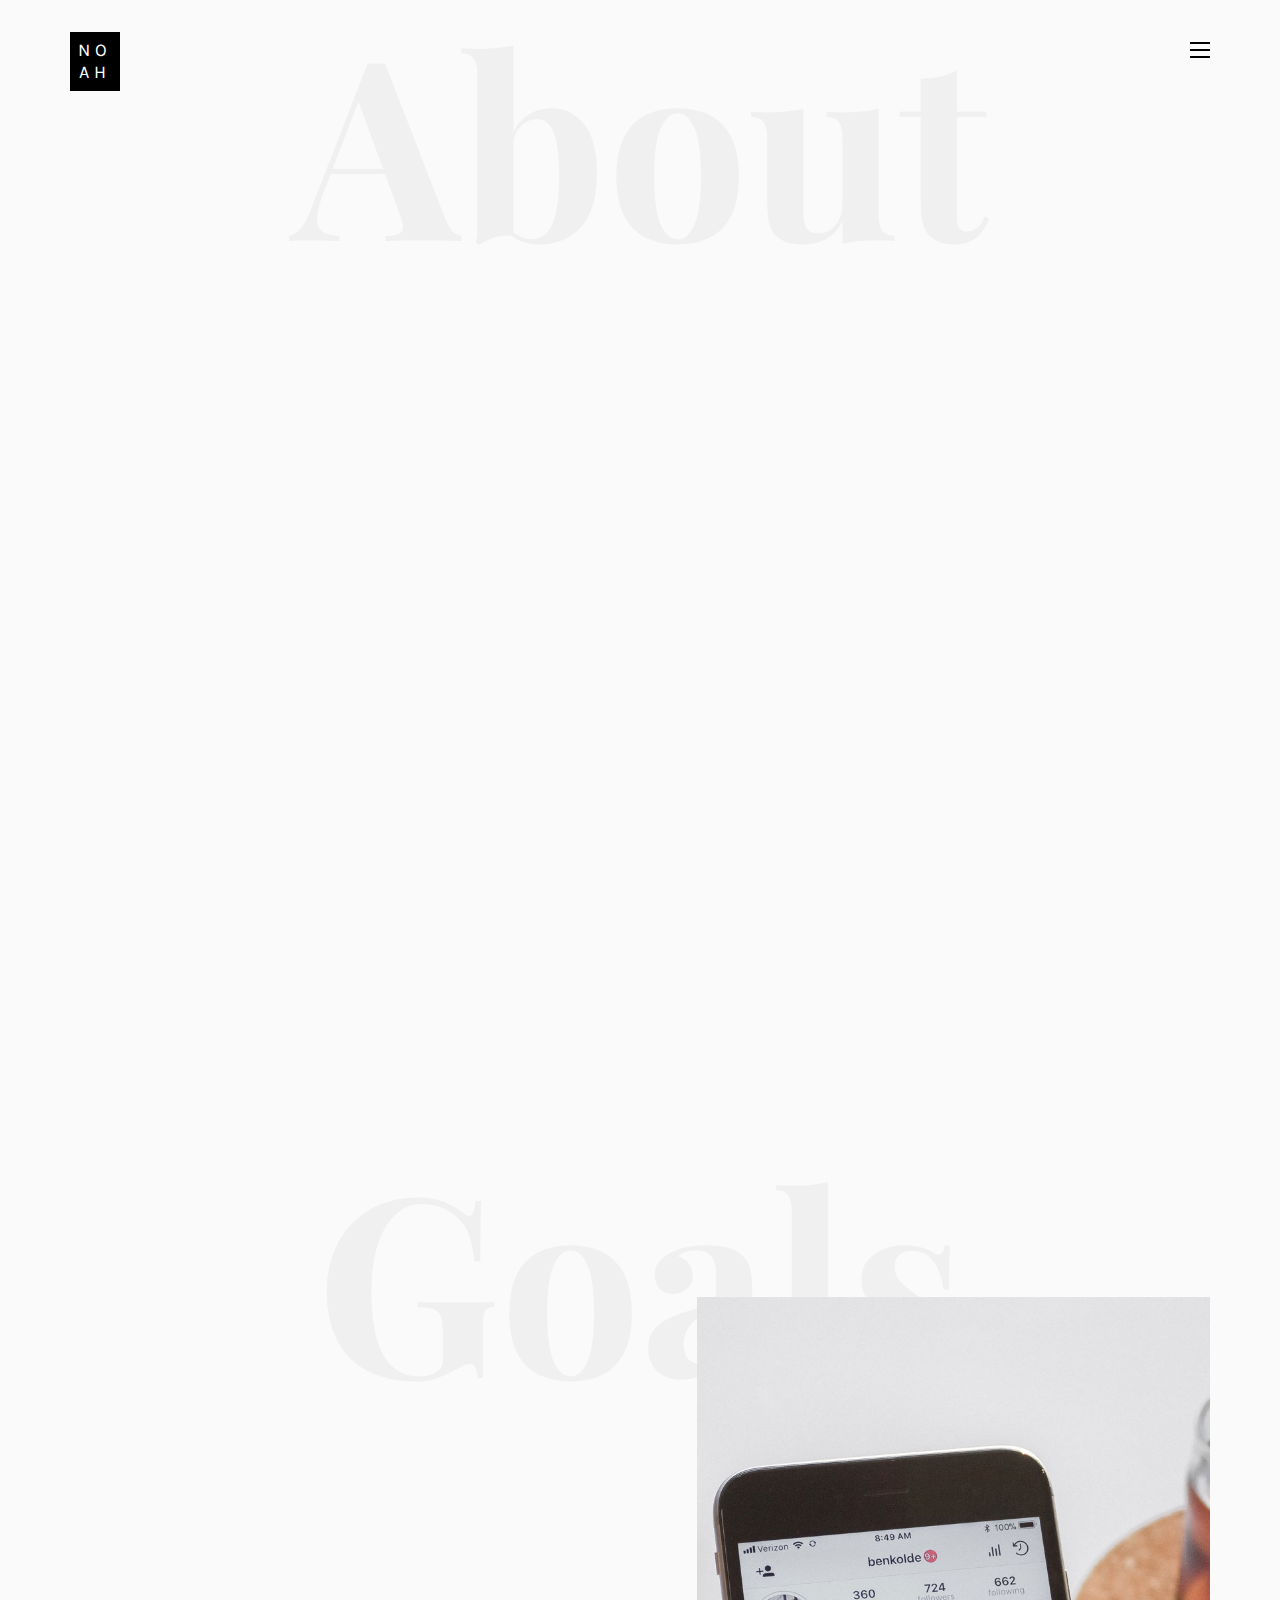
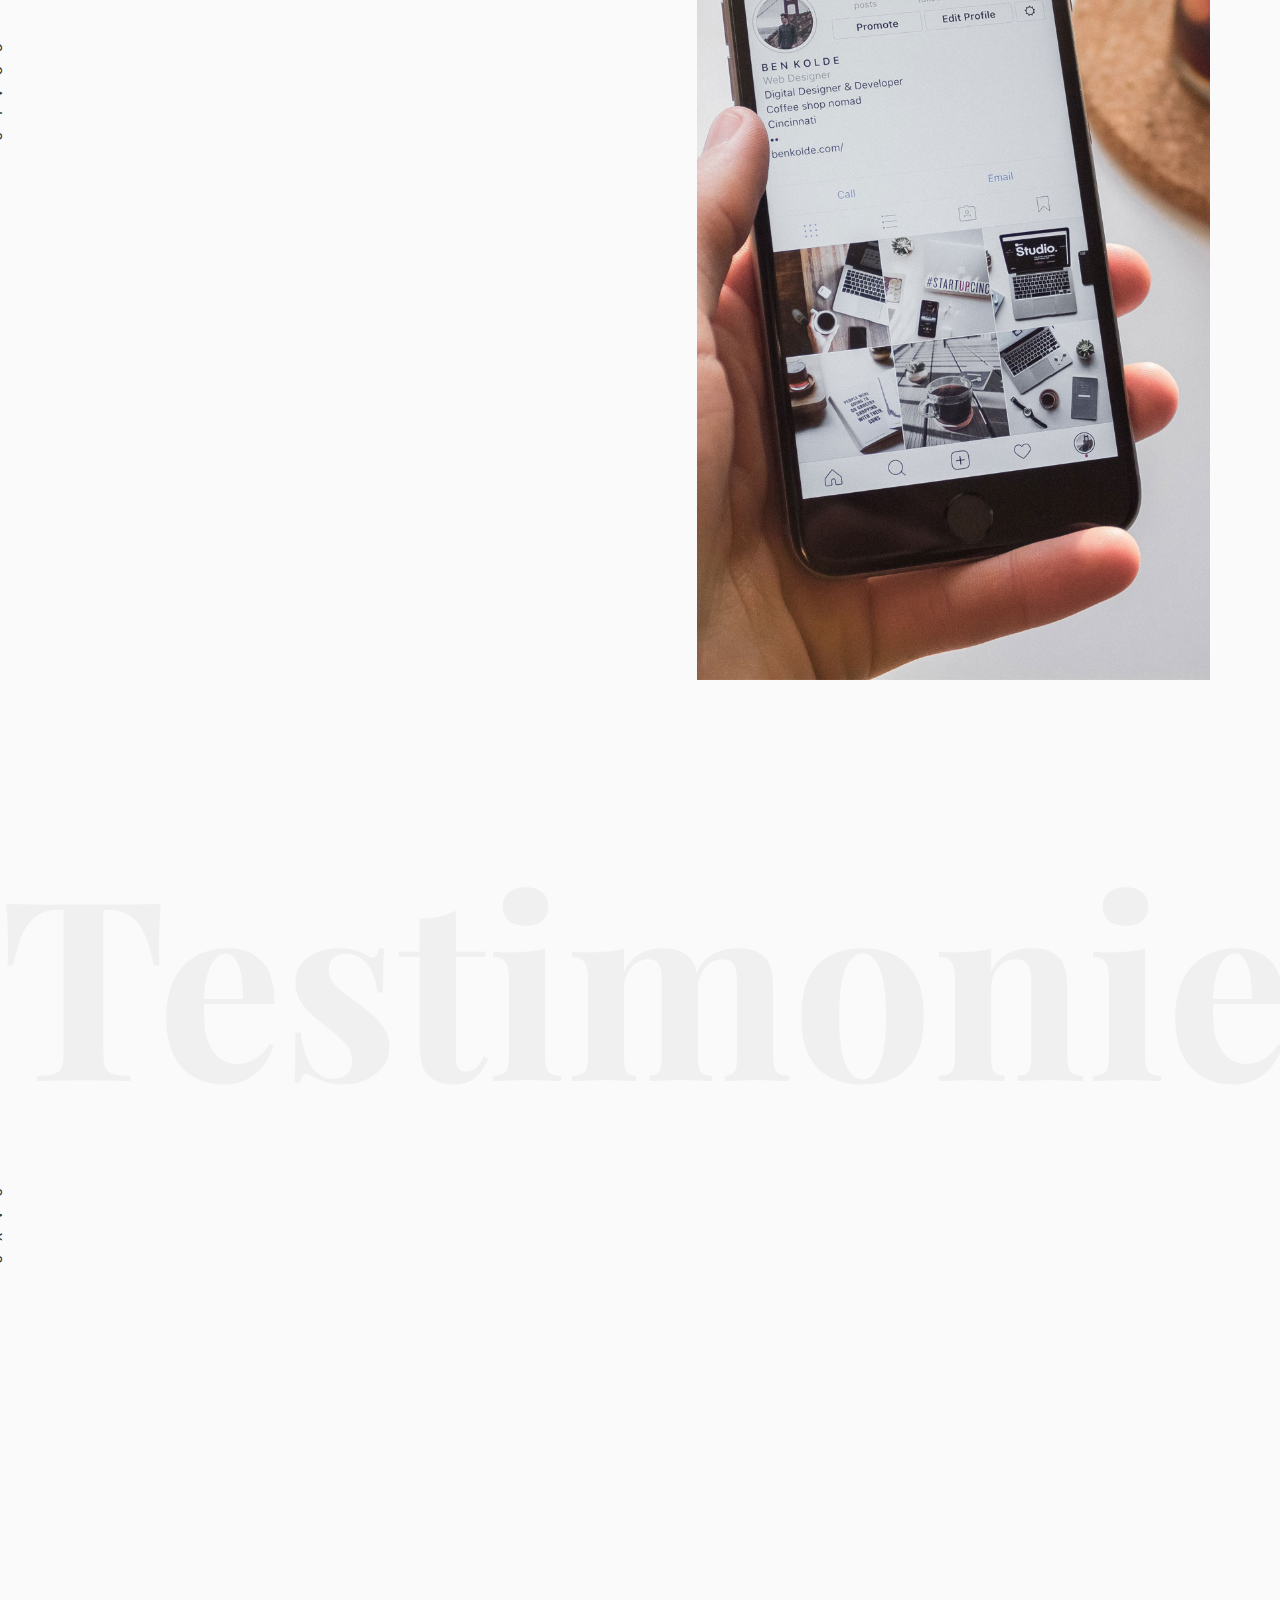
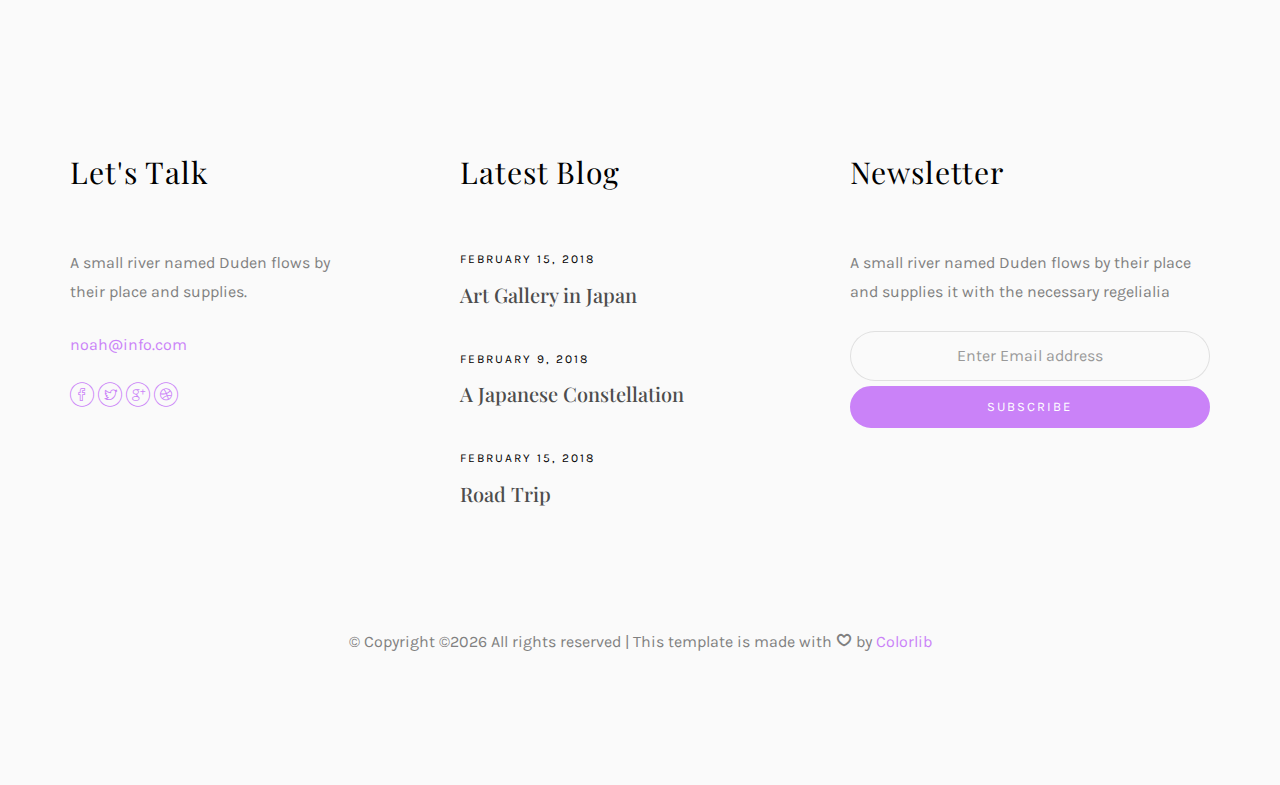
<file: about.html>
<!DOCTYPE HTML>
<html>
	<head>
	<meta charset="utf-8">
	<meta http-equiv="X-UA-Compatible" content="IE=edge">
	<title>Noah Template</title>
	<meta name="viewport" content="width=device-width, initial-scale=1">
	<meta name="description" content="" />
	<meta name="keywords" content="" />
	<meta name="author" content="" />

  <!-- Facebook and Twitter integration -->
	<meta property="og:title" content=""/>
	<meta property="og:image" content=""/>
	<meta property="og:url" content=""/>
	<meta property="og:site_name" content=""/>
	<meta property="og:description" content=""/>
	<meta name="twitter:title" content="" />
	<meta name="twitter:image" content="" />
	<meta name="twitter:url" content="" />
	<meta name="twitter:card" content="" />

	<!-- Place favicon.ico and apple-touch-icon.png in the root directory -->
	<link rel="shortcut icon" href="favicon.ico">

	<link href="https://fonts.googleapis.com/css?family=Karla:400,700" rel="stylesheet">
	<link href="https://fonts.googleapis.com/css?family=Playfair+Display:400,400i,700" rel="stylesheet">
	
	<!-- Animate.css -->
	<link rel="stylesheet" href="css/animate.css">
	<!-- Icomoon Icon Fonts-->
	<link rel="stylesheet" href="css/icomoon.css">
	<!-- Bootstrap  -->
	<link rel="stylesheet" href="css/bootstrap.css">
	<!-- Owl Carousel -->
	<link rel="stylesheet" href="css/owl.carousel.min.css">
	<link rel="stylesheet" href="css/owl.theme.default.min.css">
	<!-- Magnific Popup -->
	<link rel="stylesheet" href="css/magnific-popup.css">

	<link rel="stylesheet" href="css/style.css">


	<!-- Modernizr JS -->
	<script src="js/modernizr-2.6.2.min.js"></script>
	<!-- FOR IE9 below -->
	<!--[if lt IE 9]>
	<script src="js/respond.min.js"></script>
	<![endif]-->

	</head>
	<body>

	<nav id="colorlib-main-nav" role="navigation">
		<a href="#" class="js-colorlib-nav-toggle colorlib-nav-toggle active"><i></i></a>
		<div class="js-fullheight colorlib-table">
			<div class="colorlib-table-cell js-fullheight">
				<div class="row">
					<div class="col-md-12">
						<div class="form-group">
							<input type="text" class="form-control" id="search" placeholder="Enter any key to search...">
							<button type="submit" class="btn btn-primary"><i class="icon-search3"></i></button>
						</div>
					</div>
				</div>
				<div class="row">
					<div class="col-md-12">
						<ul>
							<li><a href="index.html">Home</a></li>
							<li><a href="services.html">Services</a></li>
							<li><a href="work.html">Work</a></li>
							<li><a href="blog.html">Blog</a></li>
							<li class="active"><a href="about.html">About</a></li>
							<li><a href="contact.html">Contact</a></li>
						</ul>
					</div>
				</div>
				<div class="row">
					<div class="col-md-12">
						<h2 class="head-title">Works</h2>
						<a href="images/work-1.jpg" class="gallery image-popup-link text-center" style="background-image: url(images/work-1.jpg);">
							<span><i class="icon-search3"></i></span>
						</a>
						<a href="images/work-2.jpg" class="gallery image-popup-link text-center" style="background-image: url(images/work-2.jpg);">
							<span><i class="icon-search3"></i></span>
						</a>
						<a href="images/work-3.jpg" class="gallery image-popup-link text-center" style="background-image: url(images/work-3.jpg);">
							<span><i class="icon-search3"></i></span>
						</a>
						<a href="images/work-4.jpg" class="gallery image-popup-link text-center" style="background-image: url(images/work-4.jpg);">
							<span><i class="icon-search3"></i></span>
						</a>
					</div>
				</div>
			</div>
		</div>
	</nav>
	
	<div id="colorlib-page">
		<header>
			<div class="container">
				<div class="row">
					<div class="col-md-12">
						<div class="colorlib-navbar-brand">
							<a class="colorlib-logo" href="index.html"><span>No</span><span>ah</span></a>
						</div>
						<a href="#" class="js-colorlib-nav-toggle colorlib-nav-toggle"><i></i></a>
					</div>
				</div>
			</div>
		</header>
		<div id="colorlib-about">
			<div class="container">
				<div class="row text-center">
					<h2 class="bold">About</h2>
				</div>
				<div class="row row-padded-bottom">
					<div class="col-md-5 animate-box">
						<img class="img-responsive about-img" src="images/about.jpg" alt="html5 bootstrap template by colorlib.com">
					</div>
					<div class="col-md-6 col-md-push-1 animate-box">
						<div class="about-desc">
							<h2><span>Noah</span><span>Henderson</span></h2>
							<div class="desc">
								<div class="rotate">
									<h2 class="heading">About</h2>
								</div>
								<p>A small river named Duden <a href="#">flows by their place</a> and supplies it with the necessary regelialia. It is a paradisematic country, in which roasted parts of sentences fly into your mouth. Even the all-powerful Pointing has no control about the blind texts it is an almost unorthographic life.</p>
								<p class="colorlib-social-icons">
									<a href="#"><i class="icon-facebook4"></i></a>
									<a href="#"><i class="icon-twitter3"></i></a>
									<a href="#"><i class="icon-googleplus"></i></a>
									<a href="#"><i class="icon-dribbble2"></i></a>
								</p>
								<p><a href="work.html" class="btn btn-primary btn-outline">View My Works</a></p>
							</div>
						</div>
					</div>
				</div>
				<div class="row">
					<div class="col-md-4 animate-box">
						<p>The Big Oxmox advised her not to do so, because there were thousands of bad Commas, wild Question Marks and devious Semikoli, but the Little Blind Text didn’t listen. She packed her seven versalia, put her initial into the belt and made herself on the way.</p>
					</div>
					<div class="col-md-4 animate-box">
						<p>The Big Oxmox advised her not to do so, because there were thousands of bad Commas, wild Question Marks and devious Semikoli, but the Little Blind Text didn’t listen. She packed her seven versalia, put her initial into the belt and made herself on the way.</p>
					</div>
					<div class="col-md-4 animate-box">
						<p>The Big Oxmox advised her not to do so, because there were thousands of bad Commas, wild Question Marks and devious Semikoli, but the Little Blind Text didn’t listen. She packed her seven versalia, put her initial into the belt and made herself on the way.</p>
					</div>
				</div>
			</div>
		</div>
		<div id="colorlib-services">
			<div class="container">
				<div class="row text-center">
					<h2 class="bold">Goals</h2>
				</div>
				<div class="row">
					<div class="col-md-12">
						<div class="services-flex">
							<div class="one-third">
								<div class="row">
									<div class="col-md-12 col-md-offset-0 animate-box intro-heading">
										<span>Target</span>
										<h2>Goals</h2>
										<p>A small river named Duden flows by their place and supplies it with the necessary regelialia. It is a paradisematic country, in which roasted parts of sentences fly into your mouth.</p>
									</div>
								</div>
								<div class="row">
									<div class="col-md-12">
										<div class="rotate">
											<h2 class="heading">Goals</h2>
										</div>
									</div>
									<div class="col-md-12">
										<div class="services animate-box">
											<h3>1 - High Quality Theme</h3>
											<p>Even the all-powerful Pointing has no control about the blind texts it is an almost unorthographic life One day however a small line of blind text by the name of Lorem Ipsum decided to leave for the far World of Grammar.</p>
										</div>
										<div class="services animate-box">
											<h3>2 - Customer Satisfaction</h3>
											<p>Even the all-powerful Pointing has no control about the blind texts it is an almost unorthographic life One day however a small line of blind text by the name of Lorem Ipsum decided to leave for the far World of Grammar.</p>
										</div>
										<div class="services animate-box">
											<h3>3 - Well Mentained Sites</h3>
											<p>Even the all-powerful Pointing has no control about the blind texts it is an almost unorthographic life One day however a small line of blind text by the name of Lorem Ipsum decided to leave for the far World of Grammar.</p>
										</div>
									</div>
								</div>
							</div>
							<div class="one-forth services-img" style="background-image: url(images/services-img-1.jpg);">
							</div>
						</div>
					</div>
				</div>
			</div>
		</div>

		<div id="colorlib-testimony">
			<div class="container">
				<div class="row text-center">
					<h2 class="bold">Testimonies</h2>
				</div>
				<div class="row">
					<div class="col-md-12 col-md-offset-0 text-center animate-box intro-heading">
						<span>Testimonies</span>
						<h2>Clients Says</h2>
					</div>
				</div>
				<div class="row">
					<div class="col-md-12">
						<div class="rotate">
							<h2 class="heading">Says</h2>
						</div>
					</div>
				</div>
				<div class="row animate-box">
					<div class="owl-carousel">
						<div class="item">
							<div class="col-md-12 text-center">
								<div class="testimony">
									<blockquote>
										<p>"A small river named Duden flows by their place and supplies it with the necessary regelialia.</p>
										<span>" &mdash; George Brooks</span>
									</blockquote>
								</div>
							</div>
						</div>
						<div class="item">
							<div class="col-md-12 text-center">
								<div class="testimony">
									<blockquote>
										<p>"Even the all-powerful Pointing has no control about the blind texts it is an almost unorthographic life One day however a small line of blind text by the name of Lorem Ipsum decided to leave for the far World of Grammar.</p>
										<span>" &mdash; Daniel Foster</span>
									</blockquote>
								</div>
							</div>
						</div>
						<div class="item">
							<div class="col-md-12 text-center">
								<div class="testimony">
									<blockquote>
										<p>"When she reached the first hills of the Italic Mountains, she had a last view back on the skyline of her hometown Bookmarksgrove</p>
										<span>" &mdash; Liam Jenkins</span>
									</blockquote>
								</div>
							</div>
						</div>
					</div>
				</div>
			</div>
		</div>

		<footer>
			<div id="footer">
				<div class="container">
					<div class="row">
						<div class="col-md-4 col-pb-sm">
							<div class="row">
								<div class="col-md-10">
									<h2>Let's Talk</h2>
									<p>A small river named Duden flows by their place and supplies.</p>
									<p><a href="#">noah@info.com</a></p>
									<p class="colorlib-social-icons">
										<a href="#"><i class="icon-facebook4"></i></a>
										<a href="#"><i class="icon-twitter3"></i></a>
										<a href="#"><i class="icon-googleplus"></i></a>
										<a href="#"><i class="icon-dribbble2"></i></a>
									</p>
								</div>
							</div>
						</div>
						<div class="col-md-4 col-pb-sm">
							<h2>Latest Blog</h2>
							<div class="f-entry">
								<a href="#" class="featured-img" style="background-image: url(images/img-1.jpg);"></a>
								<div class="desc">
									<span>February 15, 2018</span>
									<h3><a href="#">Art Gallery in Japan</a></h3>
								</div>
							</div>
							<div class="f-entry">
								<a href="#" class="featured-img" style="background-image: url(images/img-2.jpg);"></a>
								<div class="desc">
									<span>February 9, 2018</span>
									<h3><a href="#">A Japanese Constellation</a></h3>
								</div>
							</div>
							<div class="f-entry">
								<a href="#" class="featured-img" style="background-image: url(images/img-3.jpg);"></a>
								<div class="desc">
									<span>February 15, 2018</span>
									<h3><a href="#">Road Trip</a></h3>
								</div>
							</div>
						</div>
						<div class="col-md-4 col-pb-sm">
							<h2>Newsletter</h2>
							<p>A small river named Duden flows by their place and supplies it with the necessary regelialia</p>
							<div class="subscribe text-center">
								<div class="form-group">
									<input type="text" class="form-control text-center" placeholder="Enter Email address">
									<input type="submit" value="Subscribe" class="btn btn-primary btn-custom">
								</div>
							</div>
						</div>
					</div>
					<div class="row">
						<div class="col-md-12 text-center">
							<p>
								&copy; <!-- Link back to Colorlib can't be removed. Template is licensed under CC BY 3.0. -->
Copyright &copy;<script>document.write(new Date().getFullYear());</script> All rights reserved | This template is made with <i class="icon-heart4" aria-hidden="true"></i> by <a href="https://colorlib.com" target="_blank">Colorlib</a>
<!-- Link back to Colorlib can't be removed. Template is licensed under CC BY 3.0. -->
							</p>
						</div>
					</div>
				</div>
			</div>
		</footer>
	
	</div>

	<!-- jQuery -->
	<script src="js/jquery.min.js"></script>
	<!-- jQuery Easing -->
	<script src="js/jquery.easing.1.3.js"></script>
	<!-- Bootstrap -->
	<script src="js/bootstrap.min.js"></script>
	<!-- Waypoints -->
	<script src="js/jquery.waypoints.min.js"></script>
	<!-- Owl Carousel -->
	<script src="js/owl.carousel.min.js"></script>
	<!-- Magnific Popup -->
	<script src="js/jquery.magnific-popup.min.js"></script>
	<script src="js/magnific-popup-options.js"></script>

	<!-- Main JS (Do not remove) -->
	<script src="js/main.js"></script>

	</body>
</html>
</file>
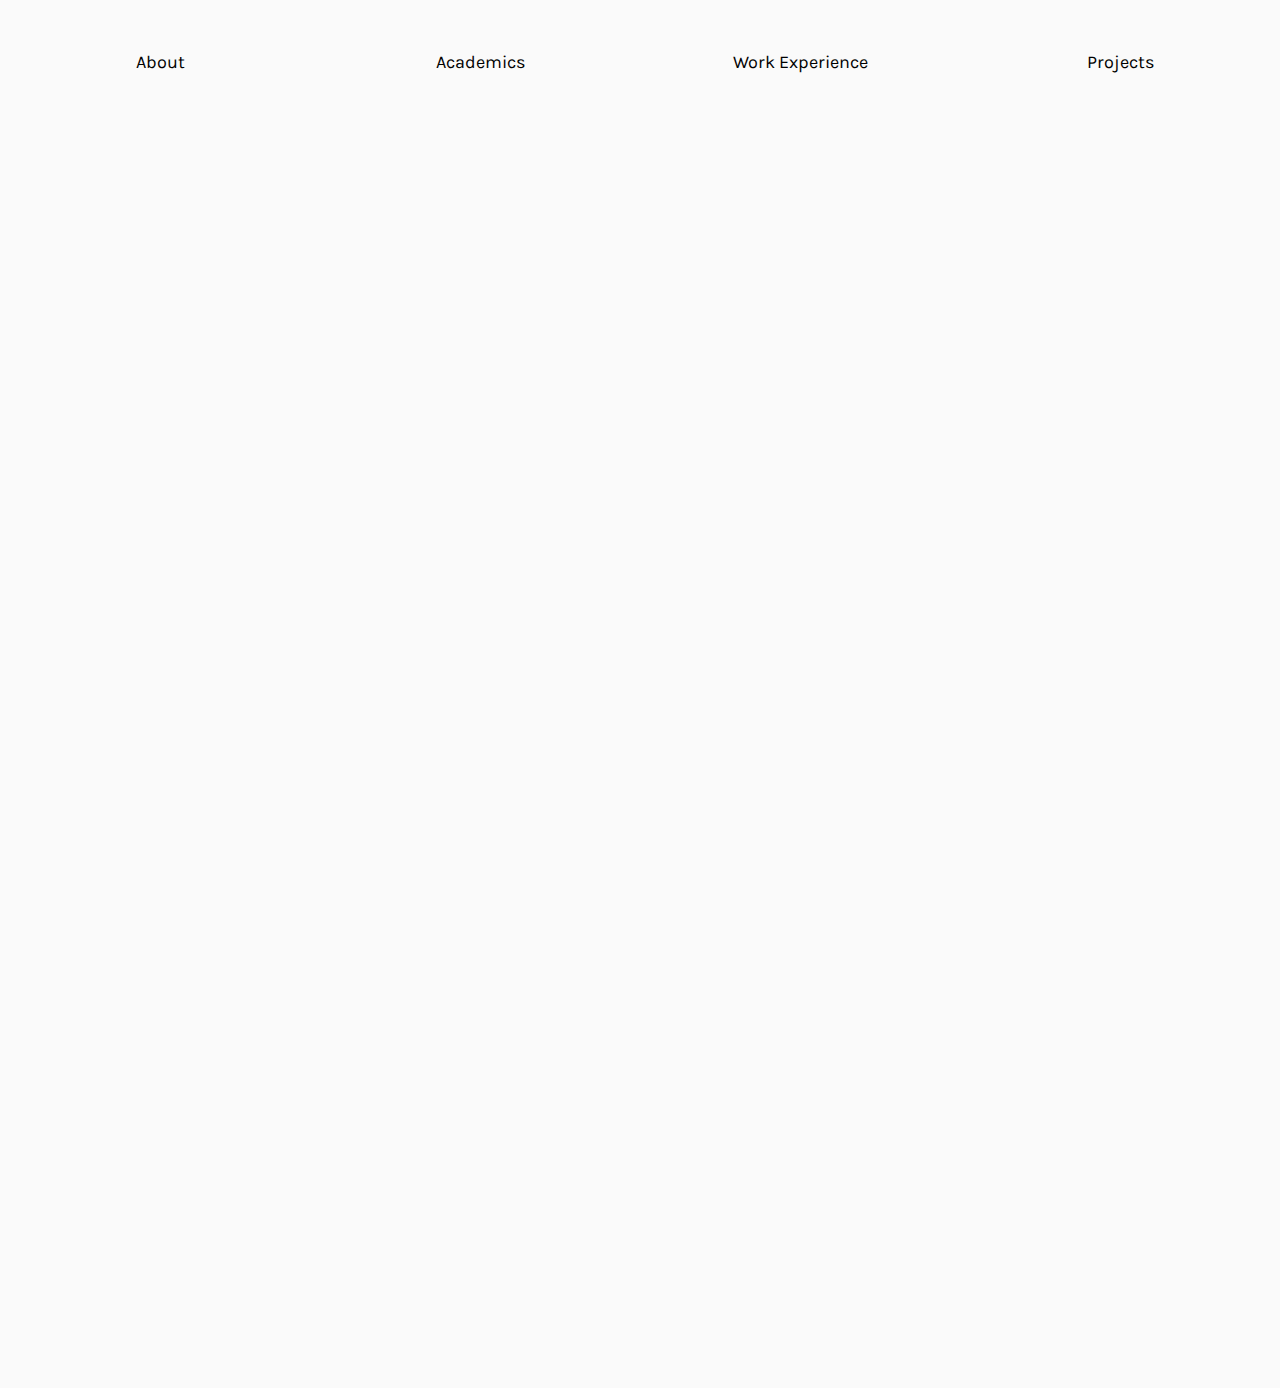
<file: academics.html>
<!DOCTYPE HTML>
<html>
	<head>
	<meta charset="utf-8">
	<meta http-equiv="X-UA-Compatible" content="IE=edge">
	<title>Charlie Horn's Personal Web Site</title>
	<meta name="viewport" content="width=device-width, initial-scale=1">
	<meta name="description" content="" />
	<meta name="keywords" content="" />
	<meta name="author" content="" />

  <!-- Facebook and Twitter integration -->
	<meta property="og:title" content=""/>
	<meta property="og:image" content=""/>
	<meta property="og:url" content=""/>
	<meta property="og:site_name" content=""/>
	<meta property="og:description" content=""/>
	<meta name="twitter:title" content="" />
	<meta name="twitter:image" content="" />
	<meta name="twitter:url" content="" />
	<meta name="twitter:card" content="" />

	<!-- Place favicon.ico and apple-touch-icon.png in the root directory -->
	<link rel="shortcut icon" href="favicon.ico">

	<link href="https://fonts.googleapis.com/css?family=Karla:400,700" rel="stylesheet">
	<link href="https://fonts.googleapis.com/css?family=Playfair+Display:400,400i,700" rel="stylesheet">
	
	<!-- Animate.css -->
	<link rel="stylesheet" href="css/animate.css">
	<!-- Icomoon Icon Fonts-->
	<link rel="stylesheet" href="css/icomoon.css">
	<!-- Bootstrap  -->
	<link rel="stylesheet" href="css/bootstrap.css">
	<!-- Owl Carousel -->
	<link rel="stylesheet" href="css/owl.carousel.min.css">
	<link rel="stylesheet" href="css/owl.theme.default.min.css">
	<!-- Magnific Popup -->
	<link rel="stylesheet" href="css/magnific-popup.css">

	<link rel="stylesheet" href="css/style.css">



	<!-- Modernizr JS -->
	<script src="js/modernizr-2.6.2.min.js"></script>
	<!-- FOR IE9 below -->
	<!--[if lt IE 9]>
	<script  src="js/respond.min.js"></script>
	<![endif]-->

	</head>
	<body>
	
	<div id="colorlib-page">
		<header>
			<div class="newNavbar">
				<span><a href="index.html">About</a></span>
				<span><a href="academics.html">Academics</a></span>
				<span><a href="professional.html">Work Experience</a></span>
				<span><a href="projects.html">Projects</a></span>
			</div>
		</header>

		<div id="colorlib-work">
			<div class="container">
				<div class="row text-center">
					<h2 class="bold"></h2>
				</div>
				<div class="row">
					<div class="col-md-12 col-md-offset-0 text-center animate-box intro-heading">
						<span><a name="school"></a>Academics</span>
						<h2>Academics</h2>
					</div>
				</div>

				<div class="row">
					<div class="col-md-9">
						<div class="services animate-box">
							<h3>Perception and State Estimation</h3>
							<ul>
								<li>Bayesian Optimization for Monocular VSLAM under Varied Conditions (<a href="academics/AER_1515_Report.pdf" target="_blank">paper</a>, <a href="academics/AER_1515_Video.mov" target="_blank">video</a>)</li>
								<li>Sensor fusion and coordinate transform (LiDAR and Camera)</li>
								<li>Feature Detection, Matching, and Outlier Rejection</li>
								<li>Depth estimation and instance segmentation</li>
								<li>Sensor fusion (Odometry, Range Finder, IMU, Stereo Camera)</li>
								<li>Linear-Gaussian and Recursive Extended Kalman filter</li>
								<li>Point Cloud Tracking</li>
							</ul>
						</div>
						<div class="services animate-box">
							<h3>Control and Optimization</h3>
							<ul>
								<li>Linear Control</li>
								<li>Spacecraft Dynamics and Control</li>
								<li>Stochastic Optimization</li>
								<li>Unconstrained Optimization</li>
							</ul>
						</div>
						<div class="services animate-box">
							<h3>Ariticial Intelligence, Algorithms, and Data Structures</h3>
							<ul>
								<li>Statistical, Memory Based, and Learning methods for AI</li>
								<li>Standard Data Structures (Heaps, BSTs, Splay trees, etc..)</li>
								<li>Advanced algorithms (Dynamic Programming, Greedy Algorithms, Shortest path, etc..)</li>
								<li> Analysis methods (Recursion, Amortized Analysis, Combinatorial Arguments, etc..)</li>
							</ul>
						</div>
					</div>
				</div>
				
			</div>
		</div>
	
	</div>

	<!-- jQuery -->
	<script src="js/jquery.min.js"></script>
	<!-- jQuery Easing -->
	<script src="js/jquery.easing.1.3.js"></script>
	<!-- Bootstrap -->
	<script src="js/bootstrap.min.js"></script>
	<!-- Waypoints -->
	<script src="js/jquery.waypoints.min.js"></script>
	<!-- Owl Carousel -->
	<script src="js/owl.carousel.min.js"></script>
	<!-- Magnific Popup -->
	<script src="js/jquery.magnific-popup.min.js"></script>
	<script src="js/magnific-popup-options.js"></script>

	<!-- Main JS (Do not remove) -->
	<script src="js/main.js"></script>

	</body>
</html>
</file>
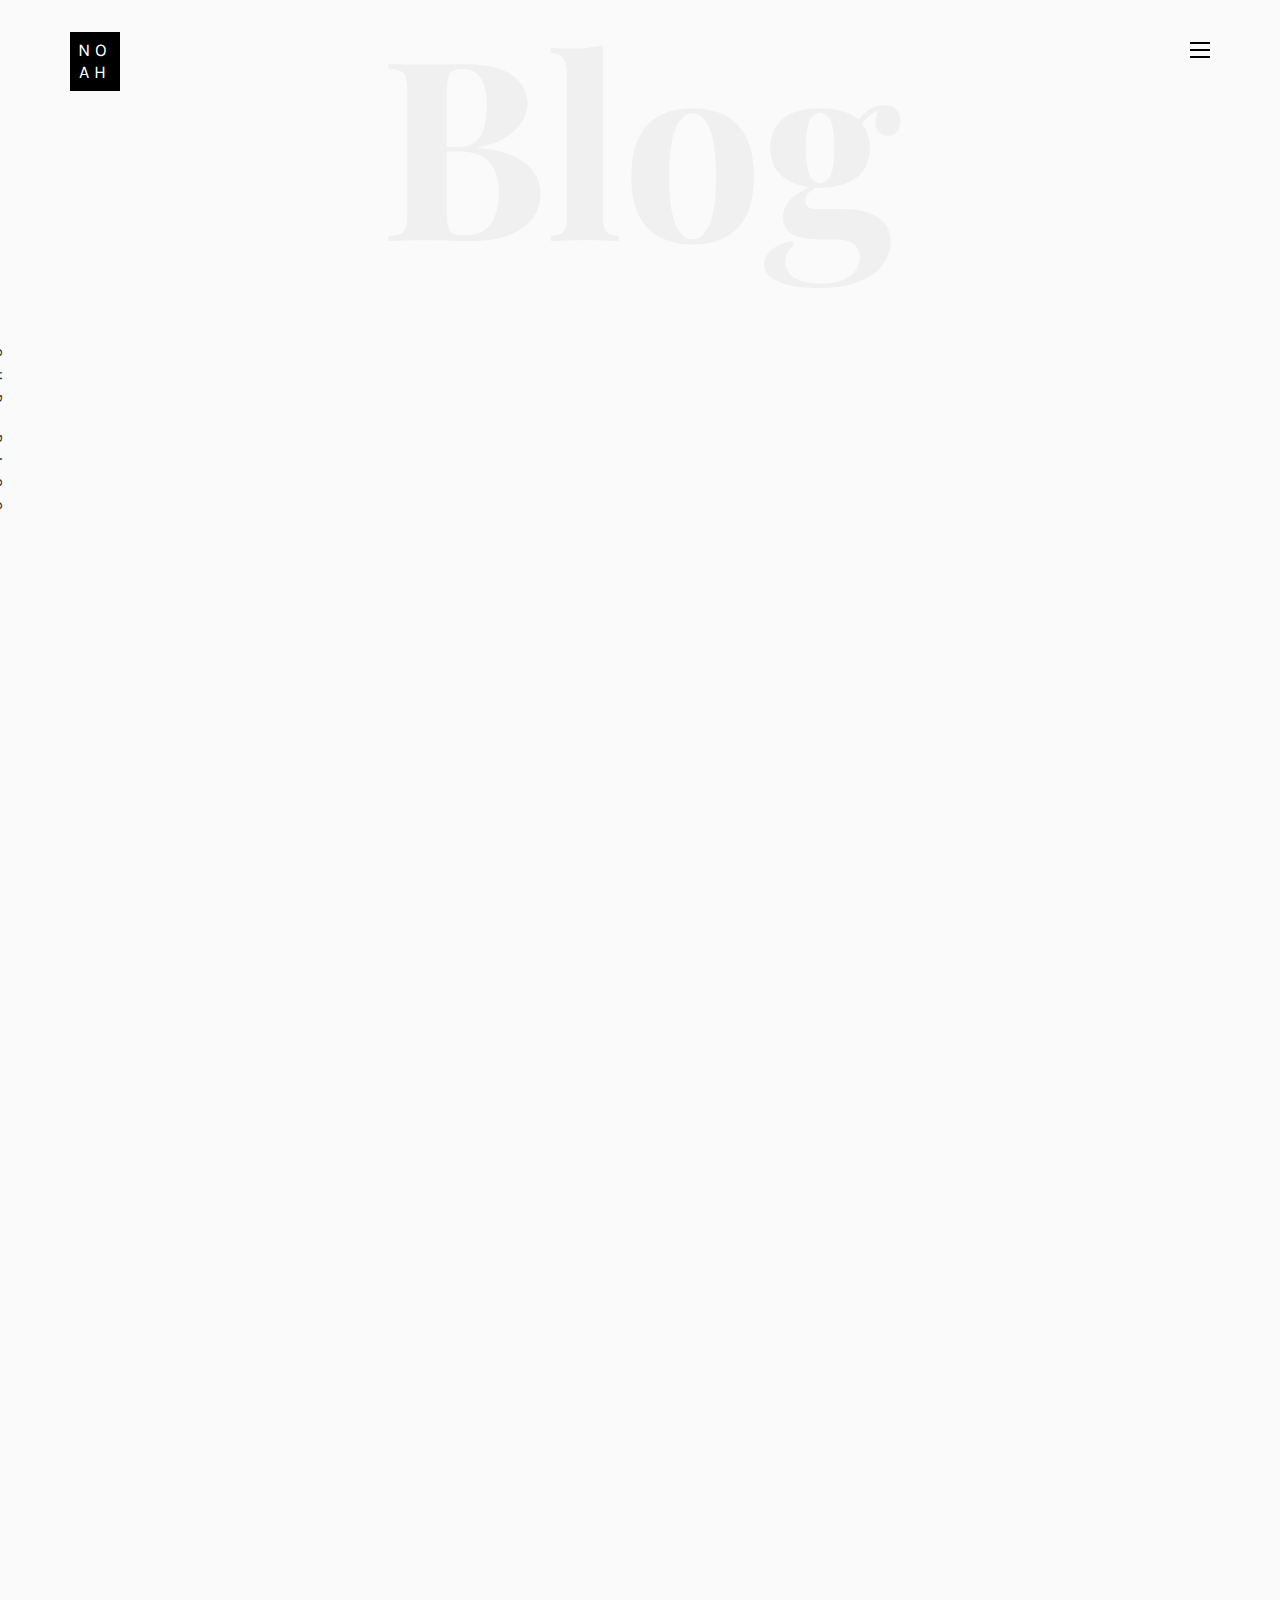
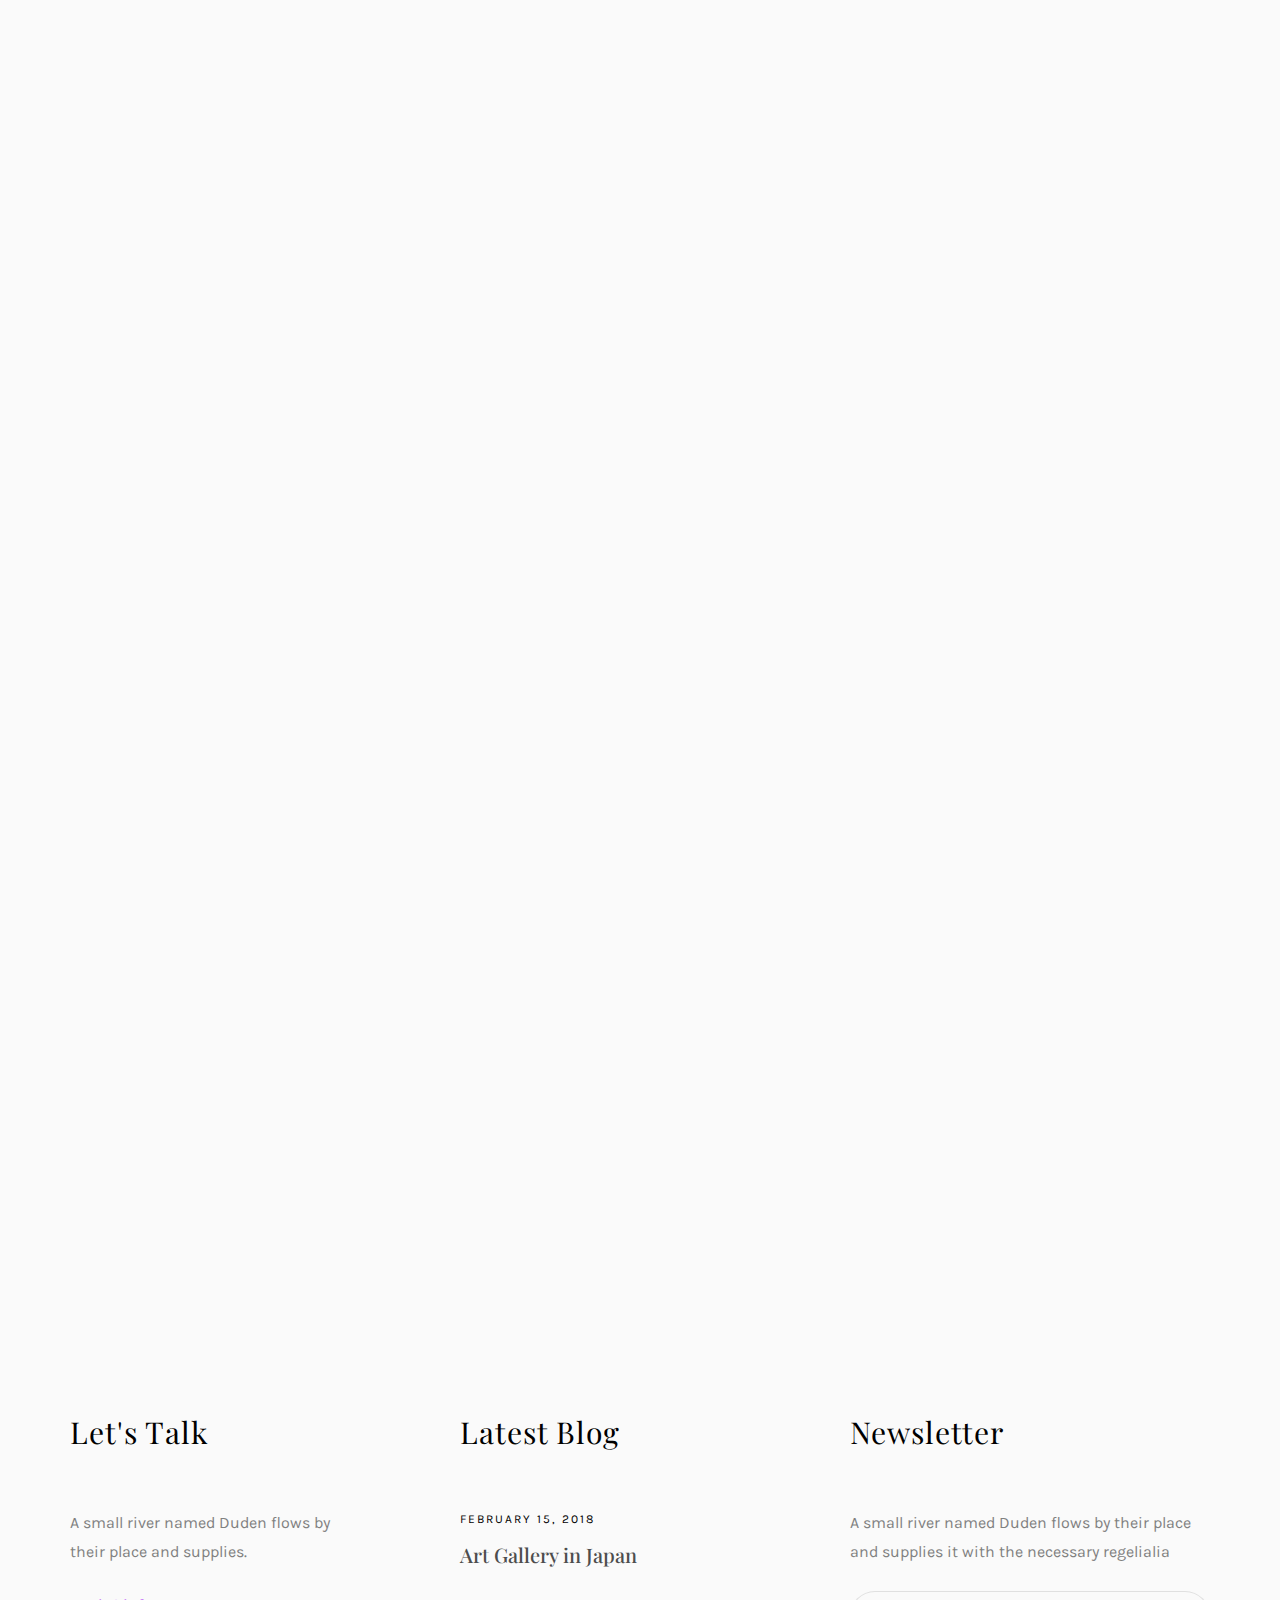
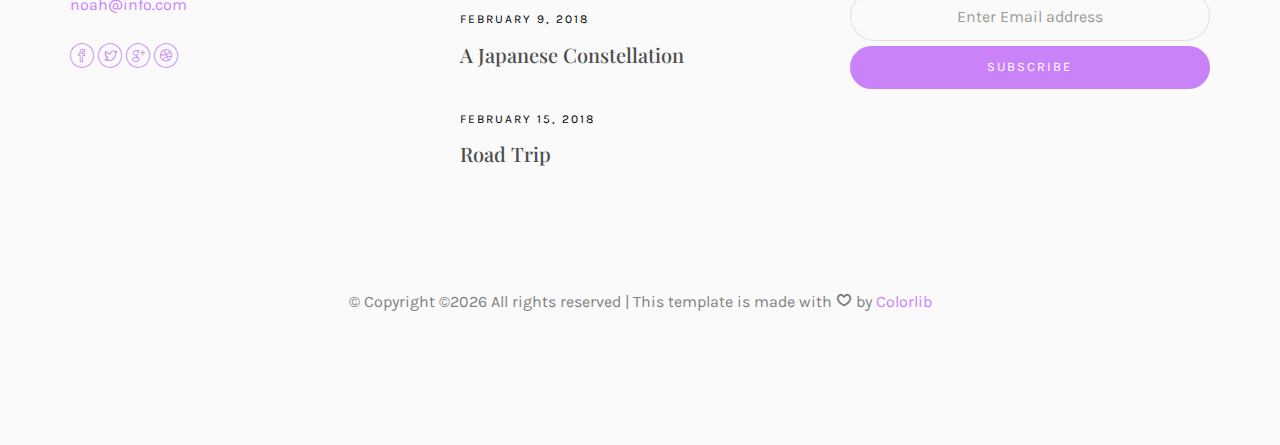
<file: blog.html>
<!DOCTYPE HTML>
<html>
	<head>
	<meta charset="utf-8">
	<meta http-equiv="X-UA-Compatible" content="IE=edge">
	<title>Noah Template</title>
	<meta name="viewport" content="width=device-width, initial-scale=1">
	<meta name="description" content="" />
	<meta name="keywords" content="" />
	<meta name="author" content="" />

  <!-- Facebook and Twitter integration -->
	<meta property="og:title" content=""/>
	<meta property="og:image" content=""/>
	<meta property="og:url" content=""/>
	<meta property="og:site_name" content=""/>
	<meta property="og:description" content=""/>
	<meta name="twitter:title" content="" />
	<meta name="twitter:image" content="" />
	<meta name="twitter:url" content="" />
	<meta name="twitter:card" content="" />

	<!-- Place favicon.ico and apple-touch-icon.png in the root directory -->
	<link rel="shortcut icon" href="favicon.ico">

	<link href="https://fonts.googleapis.com/css?family=Karla:400,700" rel="stylesheet">
	<link href="https://fonts.googleapis.com/css?family=Playfair+Display:400,400i,700" rel="stylesheet">
	
	<!-- Animate.css -->
	<link rel="stylesheet" href="css/animate.css">
	<!-- Icomoon Icon Fonts-->
	<link rel="stylesheet" href="css/icomoon.css">
	<!-- Bootstrap  -->
	<link rel="stylesheet" href="css/bootstrap.css">
	<!-- Owl Carousel -->
	<link rel="stylesheet" href="css/owl.carousel.min.css">
	<link rel="stylesheet" href="css/owl.theme.default.min.css">
	<!-- Magnific Popup -->
	<link rel="stylesheet" href="css/magnific-popup.css">

	<link rel="stylesheet" href="css/style.css">


	<!-- Modernizr JS -->
	<script src="js/modernizr-2.6.2.min.js"></script>
	<!-- FOR IE9 below -->
	<!--[if lt IE 9]>
	<script src="js/respond.min.js"></script>
	<![endif]-->

	</head>
	<body>

	<nav id="colorlib-main-nav" role="navigation">
		<a href="#" class="js-colorlib-nav-toggle colorlib-nav-toggle active"><i></i></a>
		<div class="js-fullheight colorlib-table">
			<div class="colorlib-table-cell js-fullheight">
				<div class="row">
					<div class="col-md-12">
						<div class="form-group">
							<input type="text" class="form-control" id="search" placeholder="Enter any key to search...">
							<button type="submit" class="btn btn-primary"><i class="icon-search3"></i></button>
						</div>
					</div>
				</div>
				<div class="row">
					<div class="col-md-12">
						<ul>
							<li><a href="index.html">Home</a></li>
							<li><a href="services.html">Services</a></li>
							<li><a href="work.html">Work</a></li>
							<li class="active"><a href="blog.html">Blog</a></li>
							<li><a href="about.html">About</a></li>
							<li><a href="contact.html">Contact</a></li>
						</ul>
					</div>
				</div>
				<div class="row">
					<div class="col-md-12">
						<h2 class="head-title">Works</h2>
						<a href="images/work-1.jpg" class="gallery image-popup-link text-center" style="background-image: url(images/work-1.jpg);">
							<span><i class="icon-search3"></i></span>
						</a>
						<a href="images/work-2.jpg" class="gallery image-popup-link text-center" style="background-image: url(images/work-2.jpg);">
							<span><i class="icon-search3"></i></span>
						</a>
						<a href="images/work-3.jpg" class="gallery image-popup-link text-center" style="background-image: url(images/work-3.jpg);">
							<span><i class="icon-search3"></i></span>
						</a>
						<a href="images/work-4.jpg" class="gallery image-popup-link text-center" style="background-image: url(images/work-4.jpg);">
							<span><i class="icon-search3"></i></span>
						</a>
					</div>
				</div>
			</div>
		</div>
	</nav>
	
	<div id="colorlib-page">
		<header>
			<div class="container">
				<div class="row">
					<div class="col-md-12">
						<div class="colorlib-navbar-brand">
							<a class="colorlib-logo" href="index.html"><span>No</span><span>ah</span></a>
						</div>
						<a href="#" class="js-colorlib-nav-toggle colorlib-nav-toggle"><i></i></a>
					</div>
				</div>
			</div>
		</header>
		
		<div id="colorlib-blog">
			<div class="container">
				<div class="row text-center">
					<h2 class="bold">Blog</h2>
				</div>
				<div class="row">
					<div class="col-md-12 col-md-offset-0 text-center animate-box intro-heading">
						<span>Blog</span>
						<h2>Read Our Case</h2>
					</div>
				</div>
				<div class="row">
					<div class="col-md-12">
						<div class="rotate">
							<h2 class="heading">Our Blog</h2>
						</div>
					</div>
				</div>
				<div class="row">
					<div class="col-md-4">
						<div class="article animate-box">
							<a href="blog.html" class="blog-img">
								<img class="img-responsive" src="images/img-1.jpg" alt="html5 bootstrap by colorlib.com">
								<div class="overlay"></div>
								<div class="link">
									<span class="read">Read more</h2>
								</div>
							</a>
							<div class="desc">
								<span class="meta">15, Feb 2018</span>
								<h2><a href="blog.html">A Japanese Constellation</a></h2>
								<p>When she reached the first hills of the Italic Mountains, she had a last view back on the skyline of her hometown Bookmarksgrove</p>
							</div>
						</div>

						<div class="article animate-box">
							<a href="blog.html" class="blog-img">
								<img class="img-responsive" src="images/img-4.jpg" alt="html5 bootstrap by colorlib.com">
								<div class="overlay"></div>
								<div class="link">
									<span class="read">Read more</h2>
								</div>
							</a>
							<div class="desc">
								<span class="meta">15, Feb 2018</span>
								<h2><a href="blog.html">A Japanese Constellation</a></h2>
								<p>When she reached the first hills of the Italic Mountains, she had a last view back on the skyline of her hometown Bookmarksgrove</p>
							</div>
						</div>

						<div class="article animate-box">
							<a href="blog.html" class="blog-img">
								<img class="img-responsive" src="images/img-7.jpg" alt="html5 bootstrap by colorlib.com">
								<div class="overlay"></div>
								<div class="link">
									<span class="read">Read more</h2>
								</div>
							</a>
							<div class="desc">
								<span class="meta">15, Feb 2018</span>
								<h2><a href="blog.html">A Japanese Constellation</a></h2>
								<p>When she reached the first hills of the Italic Mountains, she had a last view back on the skyline of her hometown Bookmarksgrove</p>
							</div>
						</div>
					</div>


					<div class="col-md-4">
						<div class="article animate-box">
							<a href="blog.html" class="blog-img">
								<img class="img-responsive" src="images/img-2.jpg" alt="html5 bootstrap by colorlib.com">
								<div class="overlay"></div>
								<div class="link">
									<span class="read">Read more</h2>
								</div>
							</a>
							<div class="desc">
								<span class="meta">15, Feb 2018</span>
								<h2><a href="blog.html">A Japanese Constellation</a></h2>
								<p>When she reached the first hills of the Italic Mountains, she had a last view back on the skyline of her hometown Bookmarksgrove</p>
							</div>
						</div>
						
						<div class="article animate-box">
							<a href="blog.html" class="blog-img">
								<img class="img-responsive" src="images/img-5.jpg" alt="html5 bootstrap by colorlib.com">
								<div class="overlay"></div>
								<div class="link">
									<span class="read">Read more</h2>
								</div>
							</a>
							<div class="desc">
								<span class="meta">15, Feb 2018</span>
								<h2><a href="blog.html">A Japanese Constellation</a></h2>
								<p>When she reached the first hills of the Italic Mountains, she had a last view back on the skyline of her hometown Bookmarksgrove</p>
							</div>
						</div>

						<div class="article animate-box">
							<a href="blog.html" class="blog-img">
								<img class="img-responsive" src="images/img-8.jpg" alt="html5 bootstrap by colorlib.com">
								<div class="overlay"></div>
								<div class="link">
									<span class="read">Read more</h2>
								</div>
							</a>
							<div class="desc">
								<span class="meta">15, Feb 2018</span>
								<h2><a href="blog.html">A Japanese Constellation</a></h2>
								<p>When she reached the first hills of the Italic Mountains, she had a last view back on the skyline of her hometown Bookmarksgrove</p>
							</div>
						</div>
					</div>


					<div class="col-md-4">
						<div class="article animate-box">
							<a href="blog.html" class="blog-img">
								<img class="img-responsive" src="images/img-3.jpg" alt="html5 bootstrap by colorlib.com">
								<div class="overlay"></div>
								<div class="link">
									<span class="read">Read more</h2>
								</div>
							</a>
							<div class="desc">
								<span class="meta">15, Feb 2018</span>
								<h2><a href="blog.html">A Japanese Constellation</a></h2>
								<p>When she reached the first hills of the Italic Mountains, she had a last view back on the skyline of her hometown Bookmarksgrove</p>
							</div>
						</div>

						<div class="article animate-box">
							<a href="blog.html" class="blog-img">
								<img class="img-responsive" src="images/img-6.jpg" alt="html5 bootstrap by colorlib.com">
								<div class="overlay"></div>
								<div class="link">
									<span class="read">Read more</h2>
								</div>
							</a>
							<div class="desc">
								<span class="meta">15, Feb 2018</span>
								<h2><a href="blog.html">A Japanese Constellation</a></h2>
								<p>When she reached the first hills of the Italic Mountains, she had a last view back on the skyline of her hometown Bookmarksgrove</p>
							</div>
						</div>

						<div class="article animate-box">
							<a href="blog.html" class="blog-img">
								<img class="img-responsive" src="images/img-9.jpg" alt="html5 bootstrap by colorlib.com">
								<div class="overlay"></div>
								<div class="link">
									<span class="read">Read more</h2>
								</div>
							</a>
							<div class="desc">
								<span class="meta">15, Feb 2018</span>
								<h2><a href="blog.html">A Japanese Constellation</a></h2>
								<p>When she reached the first hills of the Italic Mountains, she had a last view back on the skyline of her hometown Bookmarksgrove</p>
							</div>
						</div>
					</div>
				</div>
			</div>
		</div>


		<footer>
			<div id="footer">
				<div class="container">
					<div class="row">
						<div class="col-md-4 col-pb-sm">
							<div class="row">
								<div class="col-md-10">
									<h2>Let's Talk</h2>
									<p>A small river named Duden flows by their place and supplies.</p>
									<p><a href="#">noah@info.com</a></p>
									<p class="colorlib-social-icons">
										<a href="#"><i class="icon-facebook4"></i></a>
										<a href="#"><i class="icon-twitter3"></i></a>
										<a href="#"><i class="icon-googleplus"></i></a>
										<a href="#"><i class="icon-dribbble2"></i></a>
									</p>
								</div>
							</div>
						</div>
						<div class="col-md-4 col-pb-sm">
							<h2>Latest Blog</h2>
							<div class="f-entry">
								<a href="#" class="featured-img" style="background-image: url(images/img-1.jpg);"></a>
								<div class="desc">
									<span>February 15, 2018</span>
									<h3><a href="#">Art Gallery in Japan</a></h3>
								</div>
							</div>
							<div class="f-entry">
								<a href="#" class="featured-img" style="background-image: url(images/img-2.jpg);"></a>
								<div class="desc">
									<span>February 9, 2018</span>
									<h3><a href="#">A Japanese Constellation</a></h3>
								</div>
							</div>
							<div class="f-entry">
								<a href="#" class="featured-img" style="background-image: url(images/img-3.jpg);"></a>
								<div class="desc">
									<span>February 15, 2018</span>
									<h3><a href="#">Road Trip</a></h3>
								</div>
							</div>
						</div>
						<div class="col-md-4 col-pb-sm">
							<h2>Newsletter</h2>
							<p>A small river named Duden flows by their place and supplies it with the necessary regelialia</p>
							<div class="subscribe text-center">
								<div class="form-group">
									<input type="text" class="form-control text-center" placeholder="Enter Email address">
									<input type="submit" value="Subscribe" class="btn btn-primary btn-custom">
								</div>
							</div>
						</div>
					</div>
					<div class="row">
						<div class="col-md-12 text-center">
							<p>
								&copy; <!-- Link back to Colorlib can't be removed. Template is licensed under CC BY 3.0. -->
Copyright &copy;<script>document.write(new Date().getFullYear());</script> All rights reserved | This template is made with <i class="icon-heart4" aria-hidden="true"></i> by <a href="https://colorlib.com" target="_blank">Colorlib</a>
<!-- Link back to Colorlib can't be removed. Template is licensed under CC BY 3.0. -->
							</p>
						</div>
					</div>
				</div>
			</div>
		</footer>
	
	</div>

	<!-- jQuery -->
	<script src="js/jquery.min.js"></script>
	<!-- jQuery Easing -->
	<script src="js/jquery.easing.1.3.js"></script>
	<!-- Bootstrap -->
	<script src="js/bootstrap.min.js"></script>
	<!-- Waypoints -->
	<script src="js/jquery.waypoints.min.js"></script>
	<!-- Owl Carousel -->
	<script src="js/owl.carousel.min.js"></script>
	<!-- Magnific Popup -->
	<script src="js/jquery.magnific-popup.min.js"></script>
	<script src="js/magnific-popup-options.js"></script>

	<!-- Main JS (Do not remove) -->
	<script src="js/main.js"></script>

	</body>
</html>
</file>
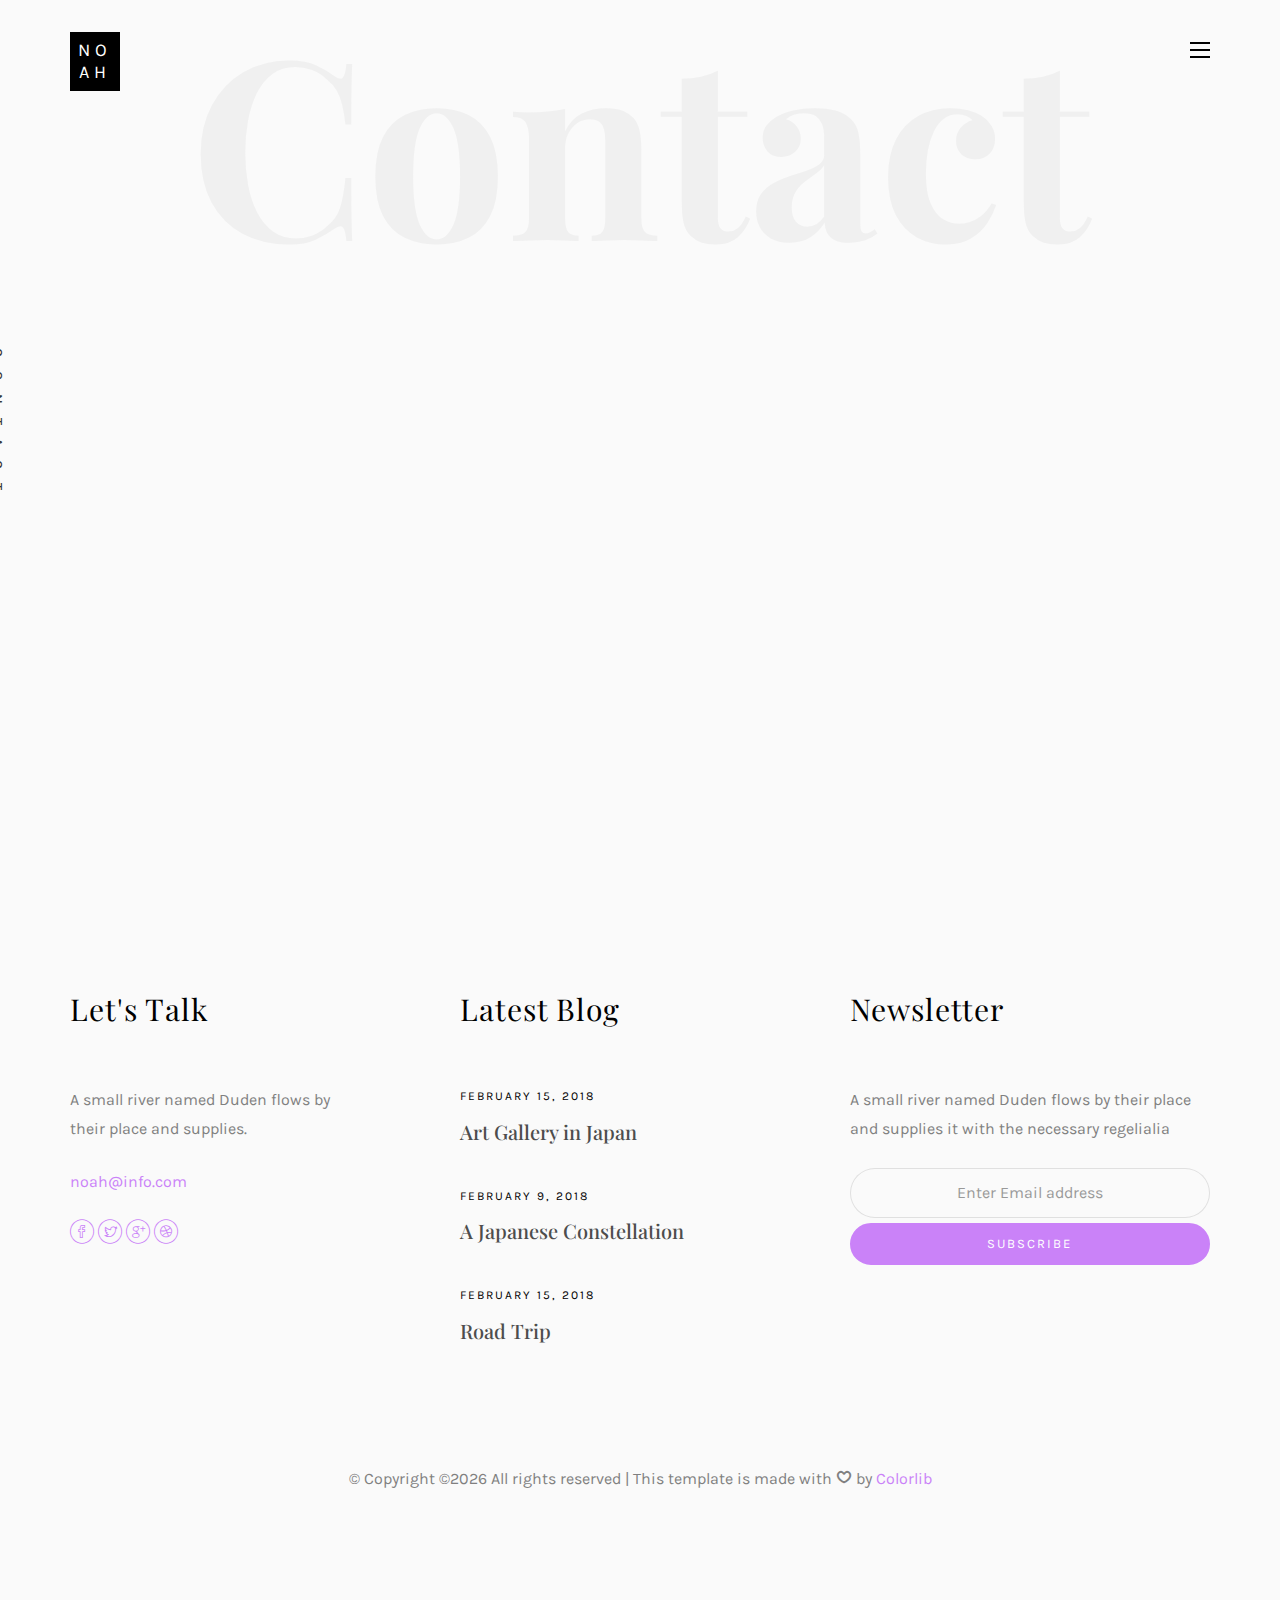
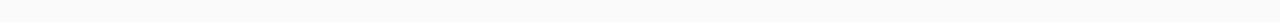
<file: contact.html>
<!DOCTYPE HTML>
<html>
	<head>
	<meta charset="utf-8">
	<meta http-equiv="X-UA-Compatible" content="IE=edge">
	<title>Noah Template</title>
	<meta name="viewport" content="width=device-width, initial-scale=1">
	<meta name="description" content="" />
	<meta name="keywords" content="" />
	<meta name="author" content="" />

  <!-- Facebook and Twitter integration -->
	<meta property="og:title" content=""/>
	<meta property="og:image" content=""/>
	<meta property="og:url" content=""/>
	<meta property="og:site_name" content=""/>
	<meta property="og:description" content=""/>
	<meta name="twitter:title" content="" />
	<meta name="twitter:image" content="" />
	<meta name="twitter:url" content="" />
	<meta name="twitter:card" content="" />

	<!-- Place favicon.ico and apple-touch-icon.png in the root directory -->
	<link rel="shortcut icon" href="favicon.ico">

	<link href="https://fonts.googleapis.com/css?family=Karla:400,700" rel="stylesheet">
	<link href="https://fonts.googleapis.com/css?family=Playfair+Display:400,400i,700" rel="stylesheet">
	
	<!-- Animate.css -->
	<link rel="stylesheet" href="css/animate.css">
	<!-- Icomoon Icon Fonts-->
	<link rel="stylesheet" href="css/icomoon.css">
	<!-- Bootstrap  -->
	<link rel="stylesheet" href="css/bootstrap.css">
	<!-- Owl Carousel -->
	<link rel="stylesheet" href="css/owl.carousel.min.css">
	<link rel="stylesheet" href="css/owl.theme.default.min.css">
	<!-- Magnific Popup -->
	<link rel="stylesheet" href="css/magnific-popup.css">

	<link rel="stylesheet" href="css/style.css">


	<!-- Modernizr JS -->
	<script src="js/modernizr-2.6.2.min.js"></script>
	<!-- FOR IE9 below -->
	<!--[if lt IE 9]>
	<script src="js/respond.min.js"></script>
	<![endif]-->

	</head>
	<body>

	<nav id="colorlib-main-nav" role="navigation">
		<a href="#" class="js-colorlib-nav-toggle colorlib-nav-toggle active"><i></i></a>
		<div class="js-fullheight colorlib-table">
			<div class="colorlib-table-cell js-fullheight">
				<div class="row">
					<div class="col-md-12">
						<div class="form-group">
							<input type="text" class="form-control" id="search" placeholder="Enter any key to search...">
							<button type="submit" class="btn btn-primary"><i class="icon-search3"></i></button>
						</div>
					</div>
				</div>
				<div class="row">
					<div class="col-md-12">
						<ul>
							<li><a href="index.html">Home</a></li>
							<li><a href="services.html">Services</a></li>
							<li><a href="work.html">Work</a></li>
							<li><a href="blog.html">Blog</a></li>
							<li><a href="about.html">About</a></li>
							<li class="active"><a href="contact.html">Contact</a></li>
						</ul>
					</div>
				</div>
				<div class="row">
					<div class="col-md-12">
						<h2 class="head-title">Works</h2>
						<a href="images/work-1.jpg" class="gallery image-popup-link text-center" style="background-image: url(images/work-1.jpg);">
							<span><i class="icon-search3"></i></span>
						</a>
						<a href="images/work-2.jpg" class="gallery image-popup-link text-center" style="background-image: url(images/work-2.jpg);">
							<span><i class="icon-search3"></i></span>
						</a>
						<a href="images/work-3.jpg" class="gallery image-popup-link text-center" style="background-image: url(images/work-3.jpg);">
							<span><i class="icon-search3"></i></span>
						</a>
						<a href="images/work-4.jpg" class="gallery image-popup-link text-center" style="background-image: url(images/work-4.jpg);">
							<span><i class="icon-search3"></i></span>
						</a>
					</div>
				</div>
			</div>
		</div>
	</nav>
	
	<div id="colorlib-page">
		<header>
			<div class="container">
				<div class="row">
					<div class="col-md-12">
						<div class="colorlib-navbar-brand">
							<a class="colorlib-logo" href="index.html"><span>No</span><span>ah</span></a>
						</div>
						<a href="#" class="js-colorlib-nav-toggle colorlib-nav-toggle"><i></i></a>
					</div>
				</div>
			</div>
		</header>
		
		<div id="colorlib-contact">
			<div class="container">
				<div class="row text-center">
					<h2 class="bold">Contact</h2>
				</div>
				<div class="row">
					<div class="col-md-12 col-md-offset-0 text-center animate-box intro-heading">
						<span>Contact</span>
						<h2>Contact Me</h2>
					</div>
				</div>
				<div class="row">
					<div class="col-md-12">
						<div class="rotate">
							<h2 class="heading">Contact</h2>
						</div>
					</div>
				</div>
				<div class="row">
					<div class="col-md-12 col-md-offset-0">
						<div class="row">
							<div class="col-md-4 animate-box">
								<h3>My Address</h3>
								<ul class="contact-info">
									<li><span><i class="icon-map5"></i></span>88 West 21th Street, Suite 721 New York NY 10016</li>
									<li><span><i class="icon-phone4"></i></span>+ 1235 2355 98</li>
									<li><span><i class="icon-envelope2"></i></span><a href="#">info@yoursite.com</a></li>
									<li><span><i class="icon-globe3"></i></span><a href="#">www.yoursite.com</a></li>
								</ul>
							</div>
							<div class="col-md-7 col-md-push-1 animate-box">
								<div class="row">
									<div class="col-md-12">
										<div class="form-group">
											<textarea name="" class="form-control" id="" cols="30" rows="7" placeholder="Message"></textarea>
										</div>
									</div>
									<div class="col-md-6">
										<div class="form-group">
											<input type="text" class="form-control" placeholder="Name">
										</div>
									</div>
									<div class="col-md-6">
										<div class="form-group">
											<input type="text" class="form-control" placeholder="Email">
										</div>
									</div>
									<div class="col-md-12">
										<div class="form-group">
											<input type="submit" value="Send Message" class="btn btn-primary">
										</div>
									</div>
								</div>
							</div>
						</div>
					</div>
				</div>
			</div>
		</div>

		<footer>
			<div id="footer">
				<div class="container">
					<div class="row">
						<div class="col-md-4 col-pb-sm">
							<div class="row">
								<div class="col-md-10">
									<h2>Let's Talk</h2>
									<p>A small river named Duden flows by their place and supplies.</p>
									<p><a href="#">noah@info.com</a></p>
									<p class="colorlib-social-icons">
										<a href="#"><i class="icon-facebook4"></i></a>
										<a href="#"><i class="icon-twitter3"></i></a>
										<a href="#"><i class="icon-googleplus"></i></a>
										<a href="#"><i class="icon-dribbble2"></i></a>
									</p>
								</div>
							</div>
						</div>
						<div class="col-md-4 col-pb-sm">
							<h2>Latest Blog</h2>
							<div class="f-entry">
								<a href="#" class="featured-img" style="background-image: url(images/img-1.jpg);"></a>
								<div class="desc">
									<span>February 15, 2018</span>
									<h3><a href="#">Art Gallery in Japan</a></h3>
								</div>
							</div>
							<div class="f-entry">
								<a href="#" class="featured-img" style="background-image: url(images/img-2.jpg);"></a>
								<div class="desc">
									<span>February 9, 2018</span>
									<h3><a href="#">A Japanese Constellation</a></h3>
								</div>
							</div>
							<div class="f-entry">
								<a href="#" class="featured-img" style="background-image: url(images/img-3.jpg);"></a>
								<div class="desc">
									<span>February 15, 2018</span>
									<h3><a href="#">Road Trip</a></h3>
								</div>
							</div>
						</div>
						<div class="col-md-4 col-pb-sm">
							<h2>Newsletter</h2>
							<p>A small river named Duden flows by their place and supplies it with the necessary regelialia</p>
							<div class="subscribe text-center">
								<div class="form-group">
									<input type="text" class="form-control text-center" placeholder="Enter Email address">
									<input type="submit" value="Subscribe" class="btn btn-primary btn-custom">
								</div>
							</div>
						</div>
					</div>
					<div class="row">
						<div class="col-md-12 text-center">
							<p>
								&copy; <!-- Link back to Colorlib can't be removed. Template is licensed under CC BY 3.0. -->
Copyright &copy;<script>document.write(new Date().getFullYear());</script> All rights reserved | This template is made with <i class="icon-heart4" aria-hidden="true"></i> by <a href="https://colorlib.com" target="_blank">Colorlib</a>
<!-- Link back to Colorlib can't be removed. Template is licensed under CC BY 3.0. -->
							</p>
						</div>
					</div>
				</div>
			</div>
		</footer>
	
	</div>

	<!-- jQuery -->
	<script src="js/jquery.min.js"></script>
	<!-- jQuery Easing -->
	<script src="js/jquery.easing.1.3.js"></script>
	<!-- Bootstrap -->
	<script src="js/bootstrap.min.js"></script>
	<!-- Waypoints -->
	<script src="js/jquery.waypoints.min.js"></script>
	<!-- Owl Carousel -->
	<script src="js/owl.carousel.min.js"></script>
	<!-- Magnific Popup -->
	<script src="js/jquery.magnific-popup.min.js"></script>
	<script src="js/magnific-popup-options.js"></script>

	<!-- Main JS (Do not remove) -->
	<script src="js/main.js"></script>

	</body>
</html>
</file>
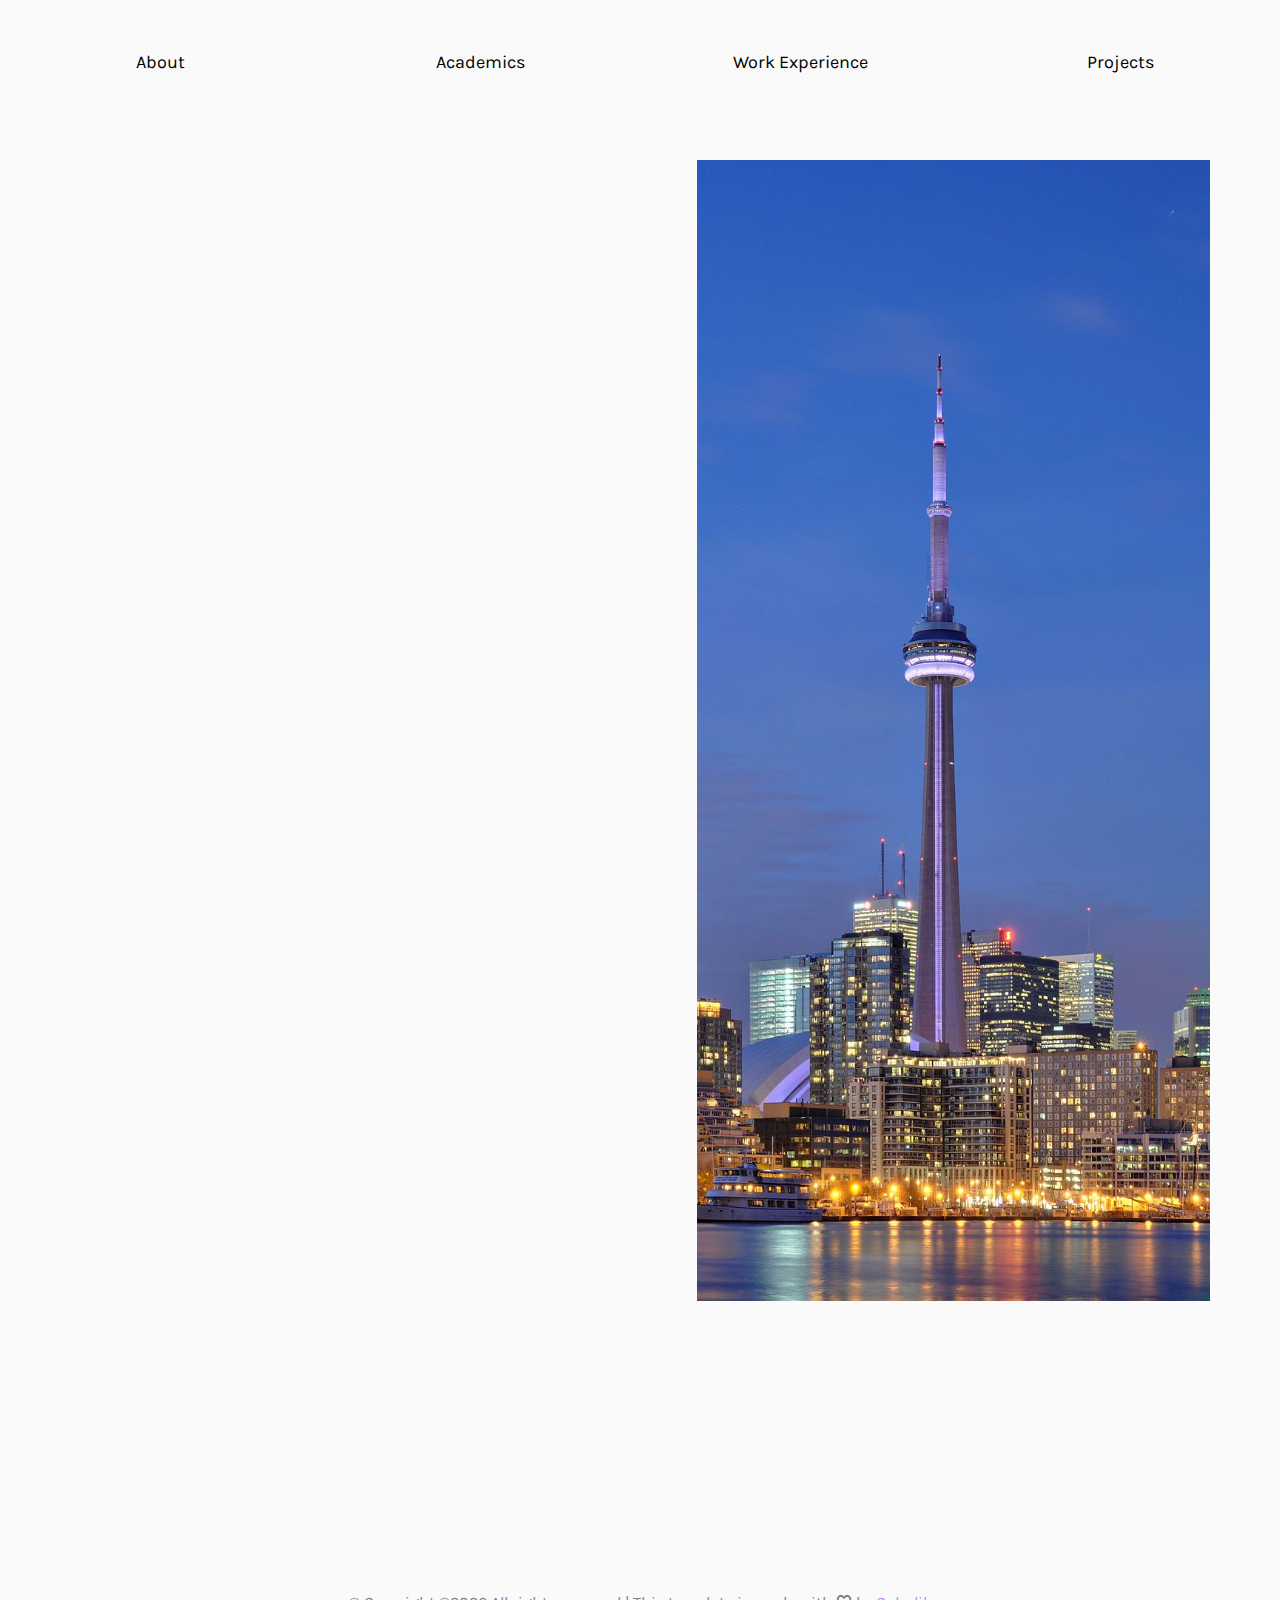
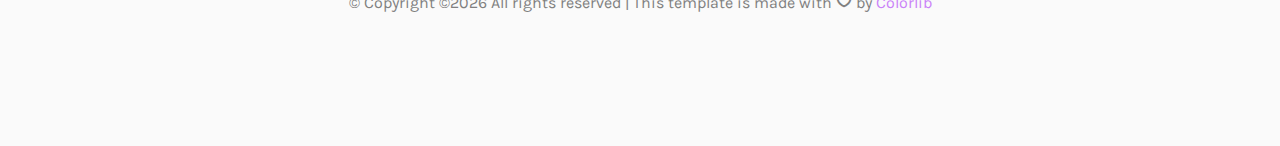
<file: professional.html>
<!DOCTYPE HTML>
<html>
	<head>
	<meta charset="utf-8">
	<meta http-equiv="X-UA-Compatible" content="IE=edge">
	<title>Charlie Horn's Personal Web Site</title>
	<meta name="viewport" content="width=device-width, initial-scale=1">
	<meta name="description" content="" />
	<meta name="keywords" content="" />
	<meta name="author" content="" />

  <!-- Facebook and Twitter integration -->
	<meta property="og:title" content=""/>
	<meta property="og:image" content=""/>
	<meta property="og:url" content=""/>
	<meta property="og:site_name" content=""/>
	<meta property="og:description" content=""/>
	<meta name="twitter:title" content="" />
	<meta name="twitter:image" content="" />
	<meta name="twitter:url" content="" />
	<meta name="twitter:card" content="" />

	<!-- Place favicon.ico and apple-touch-icon.png in the root directory -->
	<link rel="shortcut icon" href="favicon.ico">

	<link href="https://fonts.googleapis.com/css?family=Karla:400,700" rel="stylesheet">
	<link href="https://fonts.googleapis.com/css?family=Playfair+Display:400,400i,700" rel="stylesheet">
	
	<!-- Animate.css -->
	<link rel="stylesheet" href="css/animate.css">
	<!-- Icomoon Icon Fonts-->
	<link rel="stylesheet" href="css/icomoon.css">
	<!-- Bootstrap  -->
	<link rel="stylesheet" href="css/bootstrap.css">
	<!-- Owl Carousel -->
	<link rel="stylesheet" href="css/owl.carousel.min.css">
	<link rel="stylesheet" href="css/owl.theme.default.min.css">
	<!-- Magnific Popup -->
	<link rel="stylesheet" href="css/magnific-popup.css">

	<link rel="stylesheet" href="css/style.css">



	<!-- Modernizr JS -->
	<script src="js/modernizr-2.6.2.min.js"></script>
	<!-- FOR IE9 below -->
	<!--[if lt IE 9]>
	<script  src="js/respond.min.js"></script>
	<![endif]-->

	</head>
	<body>
	
	<div id="colorlib-page">
		<header>
			<div class="newNavbar">
				<span><a href="index.html">About</a></span>
				<span><a href="academics.html">Academics</a></span>
				<span><a href="professional.html">Work Experience</a></span>
				<span><a href="projects.html">Projects</a></span>
			</div>
		</header>

		<div id="colorlib-services">
			<div class="container">
				<div class="row">
					<div class="col-md-12">
						<div class="services-flex">
							<div class="one-third">
								<div class="row">
									<div class="col-md-12 col-md-offset-0 animate-box intro-heading">
										<span><a name="career"></a>Professional Career</span>
										<h2>Work Experience</h2>
									</div>
								</div>
								<div class="row">
									<div class="col-md-9">
										<div class="services animate-box">
											<h3>Software Consultant - <a href="https://munvo.com" target="_blank">Munvo Solutions</a></h3>
											<ul>
												<li>Network Architecture</li>
												<li>Data Modeling</li>
												<li>Marketing Campaign Design &amp; implementation</li>
												<li>Custom Feature Development</li>
											</ul>
										</div>
										<div class="services animate-box">
											<h3>Software Developer - <a href="https://www.rockmasstech.com" target="_blank">Rockmass Technologies</a></h3>
											<ul>
												<li>Asynchronous Data Collection</li>
												<li>Point Cloud Processing</li>
												<li>Network Communication</li>
												<li>UI Development</li>
											</ul>
										</div>
										<div class="services animate-box">
											<h3>Software Developer - <a href="https://www.amd.com/en" target="_blank">Advanced Micro Devices</a></h3>
											<ul>
												<li>CAD Regression Testing</li>
												<li>Performance Reporting</li>
												<li>Test Case Creation</li>
												<li>Tool Validation</li>
											</ul>
										</div>
										<div class="services animate-box">
											<p>Here is my full <a href="documents/Charlie_Horn_Resume.pdf" _target="_blank">resume</a>.</p>
										</div>
									</div>
								</div>
							</div>
							<div class="one-forth services-img" style="background-image: url(images/cn_tower.jpg);">
							</div>
						</div>
					</div>
				</div>
			</div>
		</div>

		<footer>
			<div id="footer">
				<div class="container">
					<div class="row">
						<div class="col-md-12 text-center">
							<p>
								&copy; <!-- Link back to Colorlib can't be removed. Template is licensed under CC BY 3.0. -->
Copyright &copy;<script>document.write(new Date().getFullYear());</script> All rights reserved | This template is made with <i class="icon-heart4" aria-hidden="true"></i> by <a href="https://colorlib.com" target="_blank">Colorlib</a>
<!-- Link back to Colorlib can't be removed. Template is licensed under CC BY 3.0. -->
							</p>
						</div>
					</div>
				</div>
			</div>
		</footer>
	
	</div>

	<!-- jQuery -->
	<script src="js/jquery.min.js"></script>
	<!-- jQuery Easing -->
	<script src="js/jquery.easing.1.3.js"></script>
	<!-- Bootstrap -->
	<script src="js/bootstrap.min.js"></script>
	<!-- Waypoints -->
	<script src="js/jquery.waypoints.min.js"></script>
	<!-- Owl Carousel -->
	<script src="js/owl.carousel.min.js"></script>
	<!-- Magnific Popup -->
	<script src="js/jquery.magnific-popup.min.js"></script>
	<script src="js/magnific-popup-options.js"></script>

	<!-- Main JS (Do not remove) -->
	<script src="js/main.js"></script>

	</body>
</html>
</file>
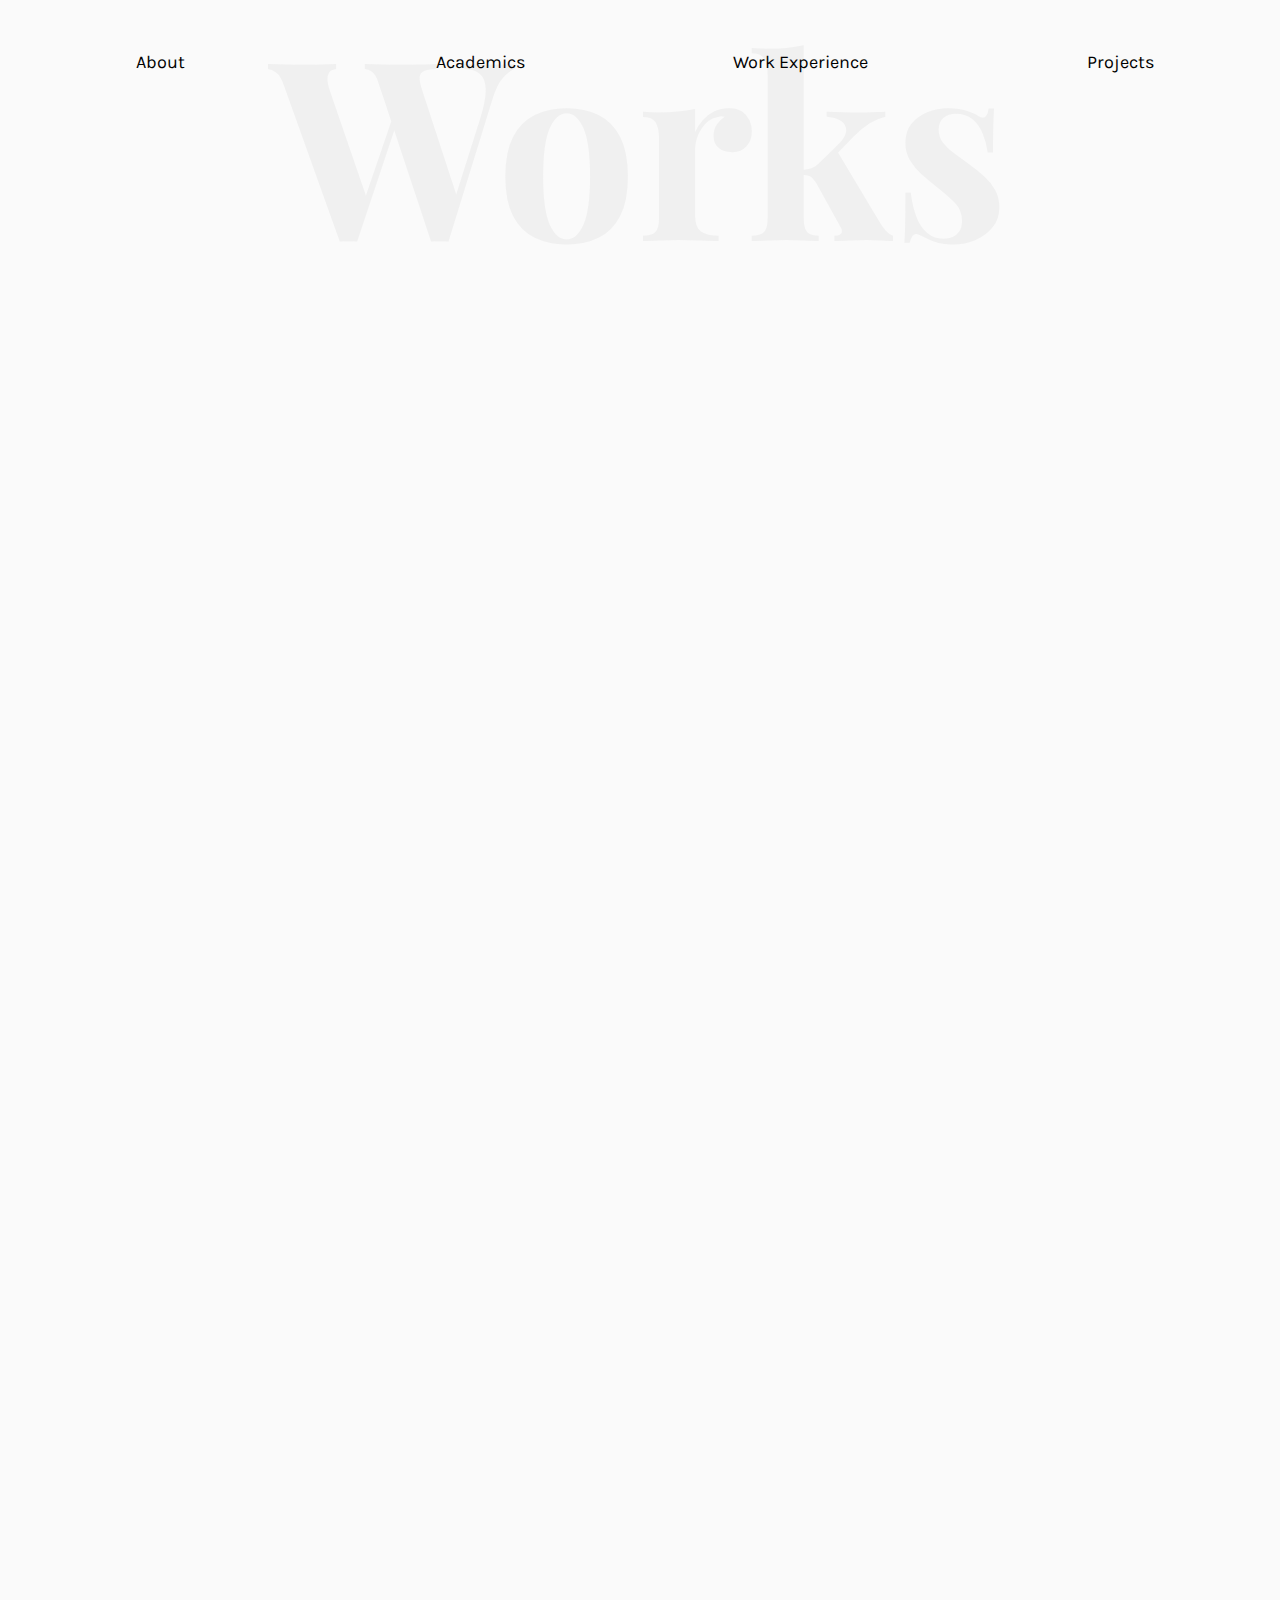
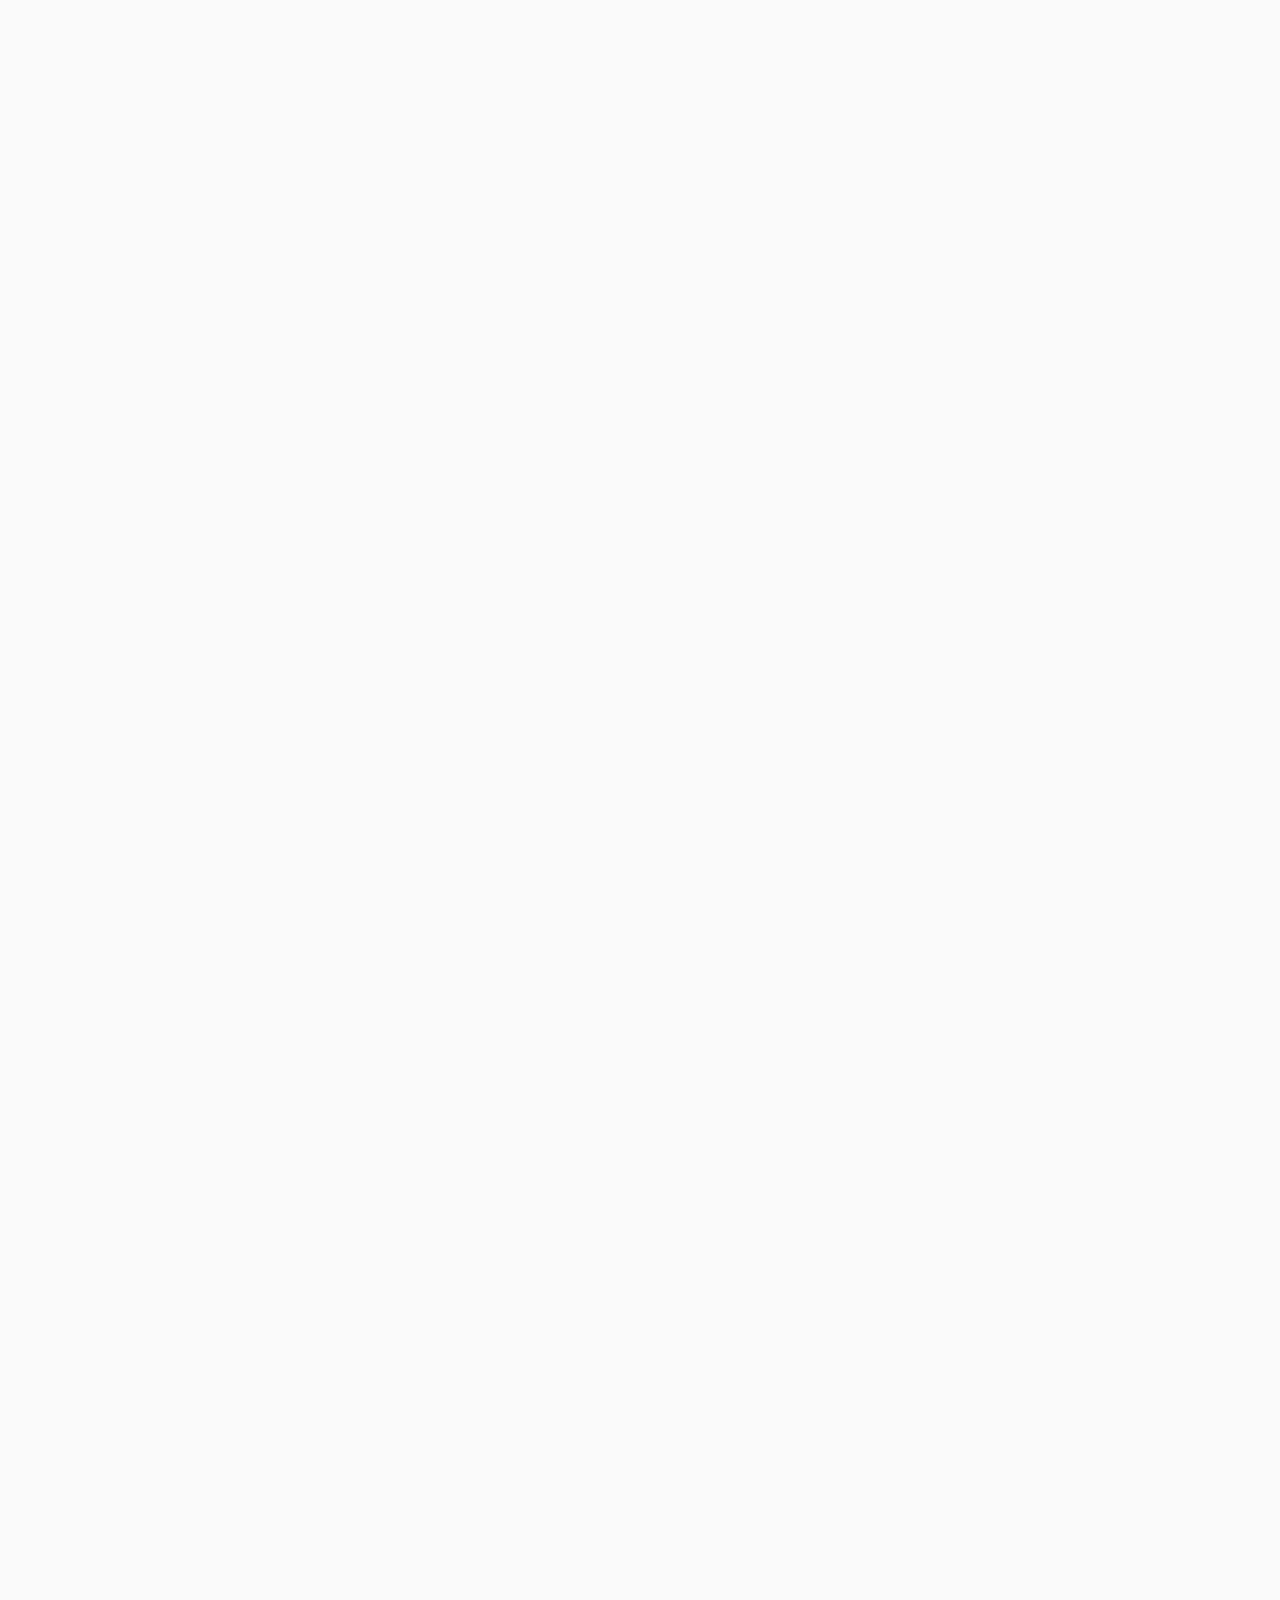
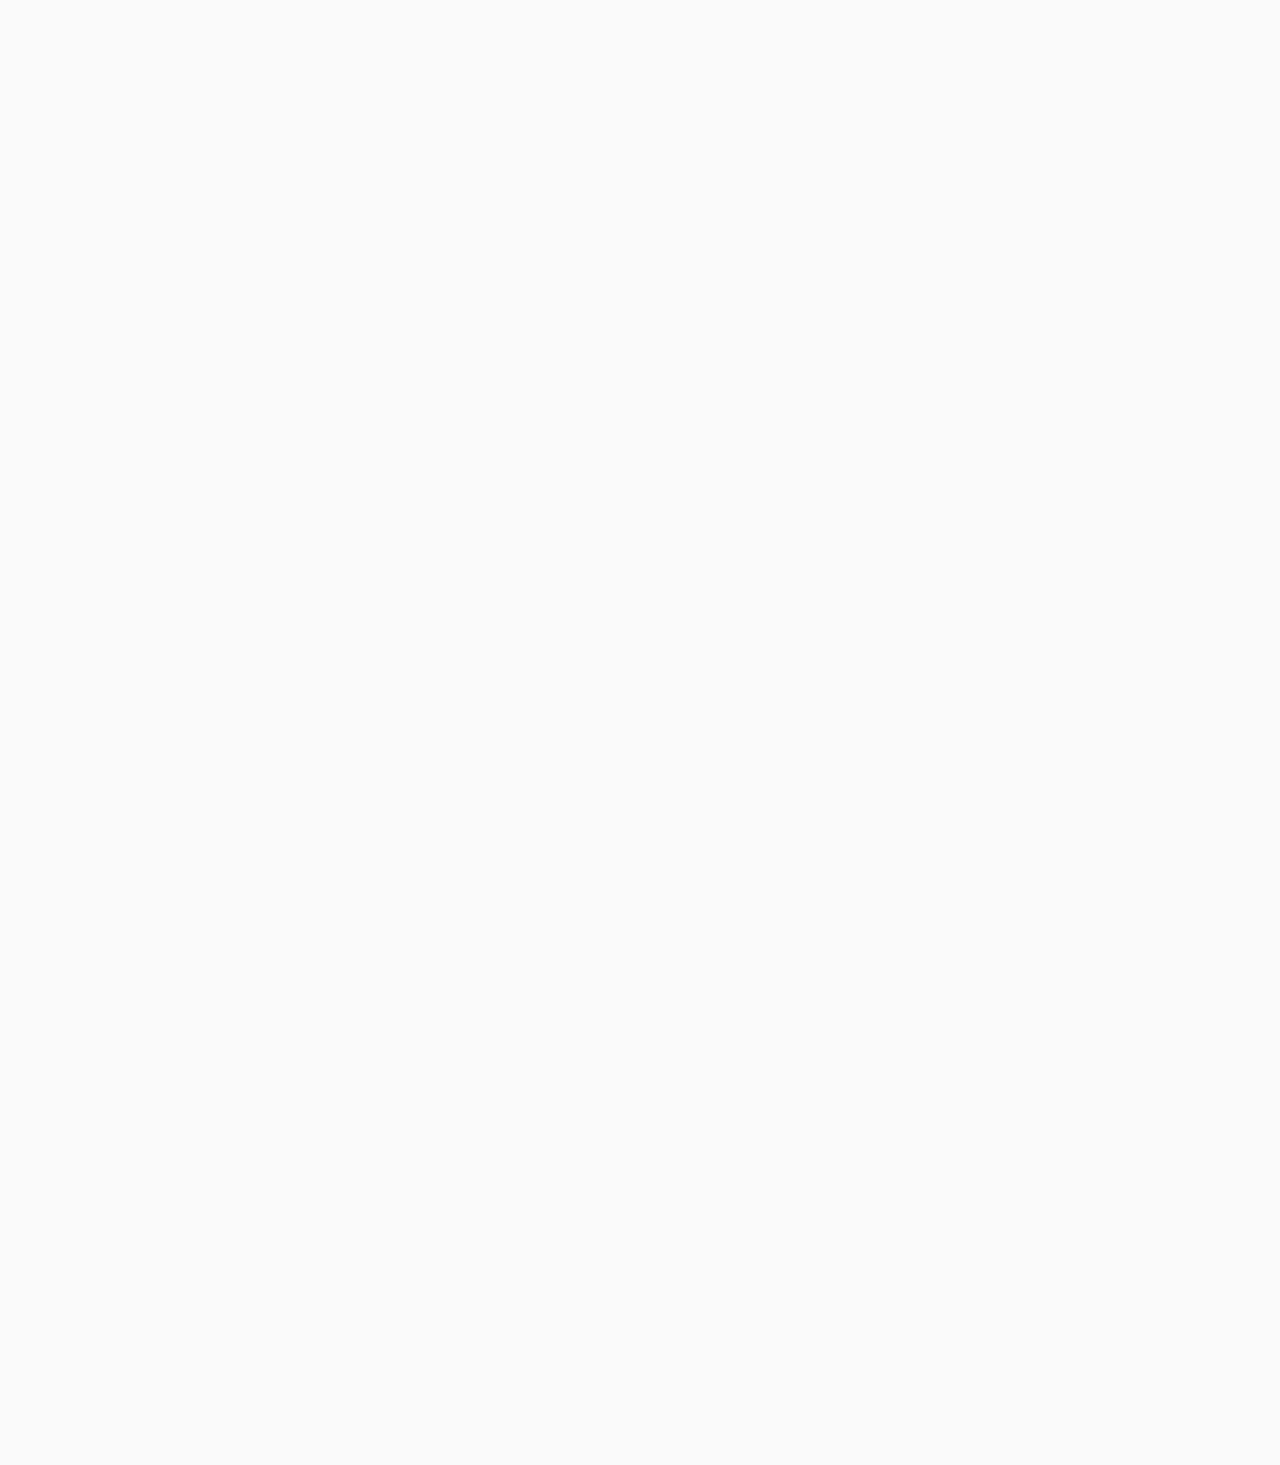
<file: projects.html>
<!DOCTYPE HTML>
<html>
	<head>
	<meta charset="utf-8">
	<meta http-equiv="X-UA-Compatible" content="IE=edge">
	<title>Academics</title>
	<meta name="viewport" content="width=device-width, initial-scale=1">
	<meta name="description" content="" />
	<meta name="keywords" content="" />
	<meta name="author" content="" />

  <!-- Facebook and Twitter integration -->
	<meta property="og:title" content=""/>
	<meta property="og:image" content=""/>
	<meta property="og:url" content=""/>
	<meta property="og:site_name" content=""/>
	<meta property="og:description" content=""/>
	<meta name="twitter:title" content="" />
	<meta name="twitter:image" content="" />
	<meta name="twitter:url" content="" />
	<meta name="twitter:card" content="" />

	<!-- Place favicon.ico and apple-touch-icon.png in the root directory -->
	<link rel="shortcut icon" href="favicon.ico">

	<link href="https://fonts.googleapis.com/css?family=Karla:400,700" rel="stylesheet">
	<link href="https://fonts.googleapis.com/css?family=Playfair+Display:400,400i,700" rel="stylesheet">
	
	<!-- Animate.css -->
	<link rel="stylesheet" href="css/animate.css">
	<!-- Icomoon Icon Fonts-->
	<link rel="stylesheet" href="css/icomoon.css">
	<!-- Bootstrap  -->
	<link rel="stylesheet" href="css/bootstrap.css">
	<!-- Owl Carousel -->
	<link rel="stylesheet" href="css/owl.carousel.min.css">
	<link rel="stylesheet" href="css/owl.theme.default.min.css">
	<!-- Magnific Popup -->
	<link rel="stylesheet" href="css/magnific-popup.css">

	<link rel="stylesheet" href="css/style.css">


	<!-- Modernizr JS -->
	<script src="js/modernizr-2.6.2.min.js"></script>
	<!-- FOR IE9 below -->
	<!--[if lt IE 9]>
	<script src="js/respond.min.js"></script>
	<![endif]-->

	</head>
	<body>
	
	<div id="colorlib-page">
		<header>
			<div class="newNavbar">
				<span><a href="index.html">About</a></span>
				<span><a href="academics.html">Academics</a></span>
				<span><a href="professional.html">Work Experience</a></span>
				<span><a href="projects.html">Projects</a></span>
			</div>
		</header>
		<div id="colorlib-work">
			<div class="container">
				<div class="row text-center">
					<h2 class="bold">Works</h2>
				</div>
				<div class="row">
					<div class="col-md-12 col-md-offset-0 text-center animate-box intro-heading">
						<span>Portfolio</span>
						<h2>Projects</h2>
					</div>
				</div>
				<div class="row">
					<div class="col-md-12">
						<div class="work-entry animate-box">
							<a href="papers/AER_1515__Final_Project.pdf" class="work-img" style="background-image: url(projects/vslam/parameters.png);">
								<div class="display-t">
									<div class="work-name">
										<h2>Machine Learning and Visual SLAM</h2>
									</div>
								</div>
							</a>
							<div class="col-md-4 col-md-offset-4">
								<div class="desc">
									<p>This project uses Bayesian Optimization to improve the localization results of a SLAM platform. Written in Python and tested on the TartanAir and KITTI datasets.</p>
									<p class="read"><a href="papers/AER_1515__Final_Project.pdf" target="_blank">View details</a></p>
								</div>
							</div>
						</div>
					</div>
					<div class="col-md-12">
						<div class="work-entry animate-box">
							<a href="papers/CSC2515__Final_Project_Report__Copy_.pdf" class="work-img" style="background-image: url(projects/ulm_fit/sentiment-analysis.jpeg);">
								<div class="display-t">
									<div class="work-name">
										<h2>Transfer Learning and Sentiment Analysis</h2>
									</div>
								</div>
							</a>
							<div class="col-md-4 col-md-offset-4">
								<div class="desc">
									<p>Using the encoder of a RNN pretrained on a different dataset, we are able to predict customer fit for products on an e-commerce platform.</p>
									<p class="read"><a href="papers/CSC2515__Final_Project_Report__Copy_.pdf" target="_blank">View Details</a></p>
								</div>
							</div>
						</div>
					</div>
					<div class="col-md-12">
						<div class="work-entry animate-box">
							<a href="papers/AER_1513__Assignment_3.pdf" class="work-img" style="background-image: url(projects/pose_est/pose_est.png);">
								<div class="display-t">
									<div class="work-name">
										<h2>Pose Estimation and Sensor Fusion</h2>
									</div>
								</div>
							</a>
							<div class="col-md-4 col-md-offset-4">
								<div class="desc">
									<p>Given interoceptive (IMU) and exteroceptive (a camera feed of known landmarks) measurements, estimate the position and orientation of a flying vehicle. 
										Both measurements have inherent noise, so the batch Gauss-Newton method was used to estimate the pose.</p>
									<p class="read"><a href="papers/AER_1513__Assignment_3.pdf" target="_blank">View details</a></p>
								</div>
							</div>
						</div>
					</div>
					<div class="col-md-12">
						<div class="work-entry animate-box">
							<a href="papers/Automated_Core_Logging_MTHE493.pdf" class="work-img" style="background-image: url(projects/drill_core/core-summary.png);">
								<div class="display-t">
									<div class="work-name">
										<h2>Edge Detection and Data Analysis</h2>
									</div>
								</div>
							</a>
							<div class="col-md-4 col-md-offset-4">
								<div class="desc">
									<p>We developed a program to automate the extraction of strike and dip angles. Written in Python, this program performs edge detection, clustering, and ellipse fitting. This process is roughly 35x faster than the current method.</p>
									<p class="read"><a target="_blank" href="papers/Automated_Core_Logging_MTHE493.pdf">View details</a></p>
								</div>
							</div>
						</div>
					</div>
				</div>
			</div>
		</div>
	
	</div>

	<!-- jQuery -->
	<script src="js/jquery.min.js"></script>
	<!-- jQuery Easing -->
	<script src="js/jquery.easing.1.3.js"></script>
	<!-- Bootstrap -->
	<script src="js/bootstrap.min.js"></script>
	<!-- Waypoints -->
	<script src="js/jquery.waypoints.min.js"></script>
	<!-- Owl Carousel -->
	<script src="js/owl.carousel.min.js"></script>
	<!-- Magnific Popup -->
	<script src="js/jquery.magnific-popup.min.js"></script>
	<script src="js/magnific-popup-options.js"></script>

	<!-- Main JS (Do not remove) -->
	<script src="js/main.js"></script>

	</body>
</html>
</file>
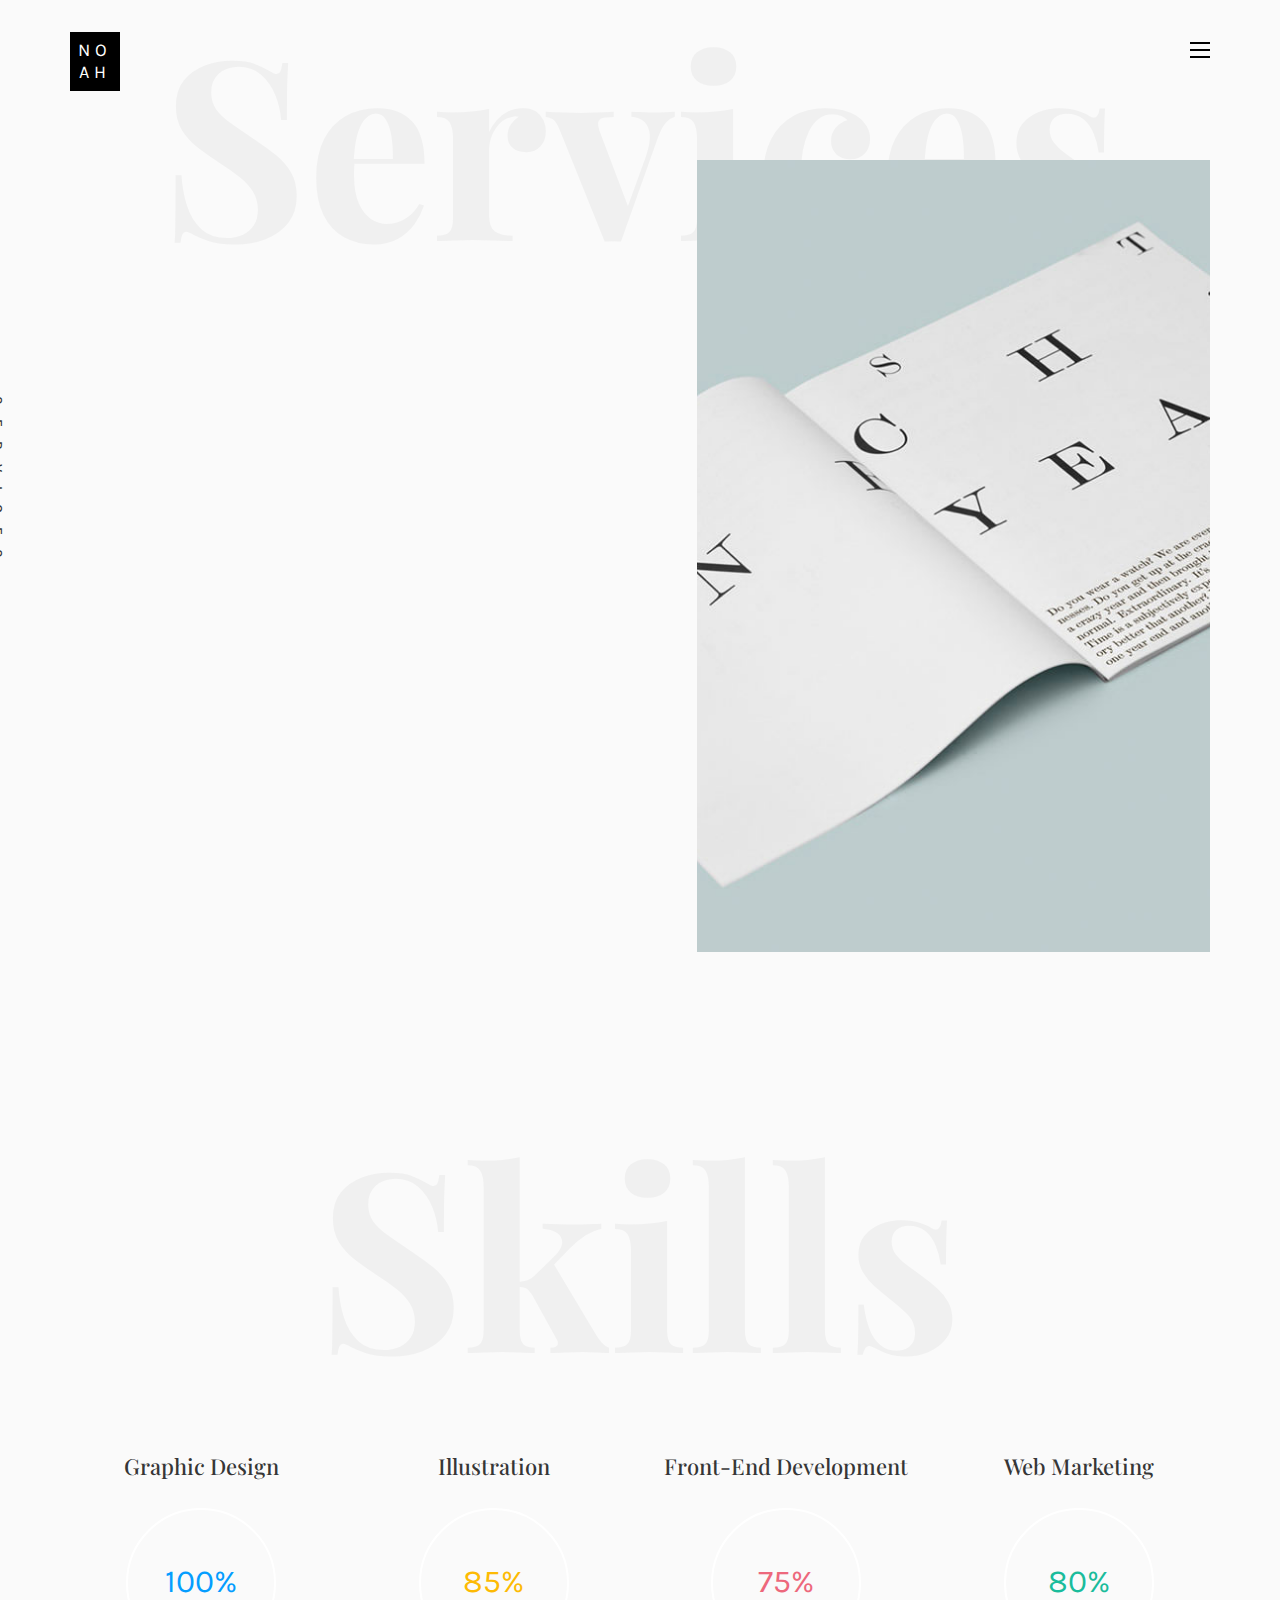
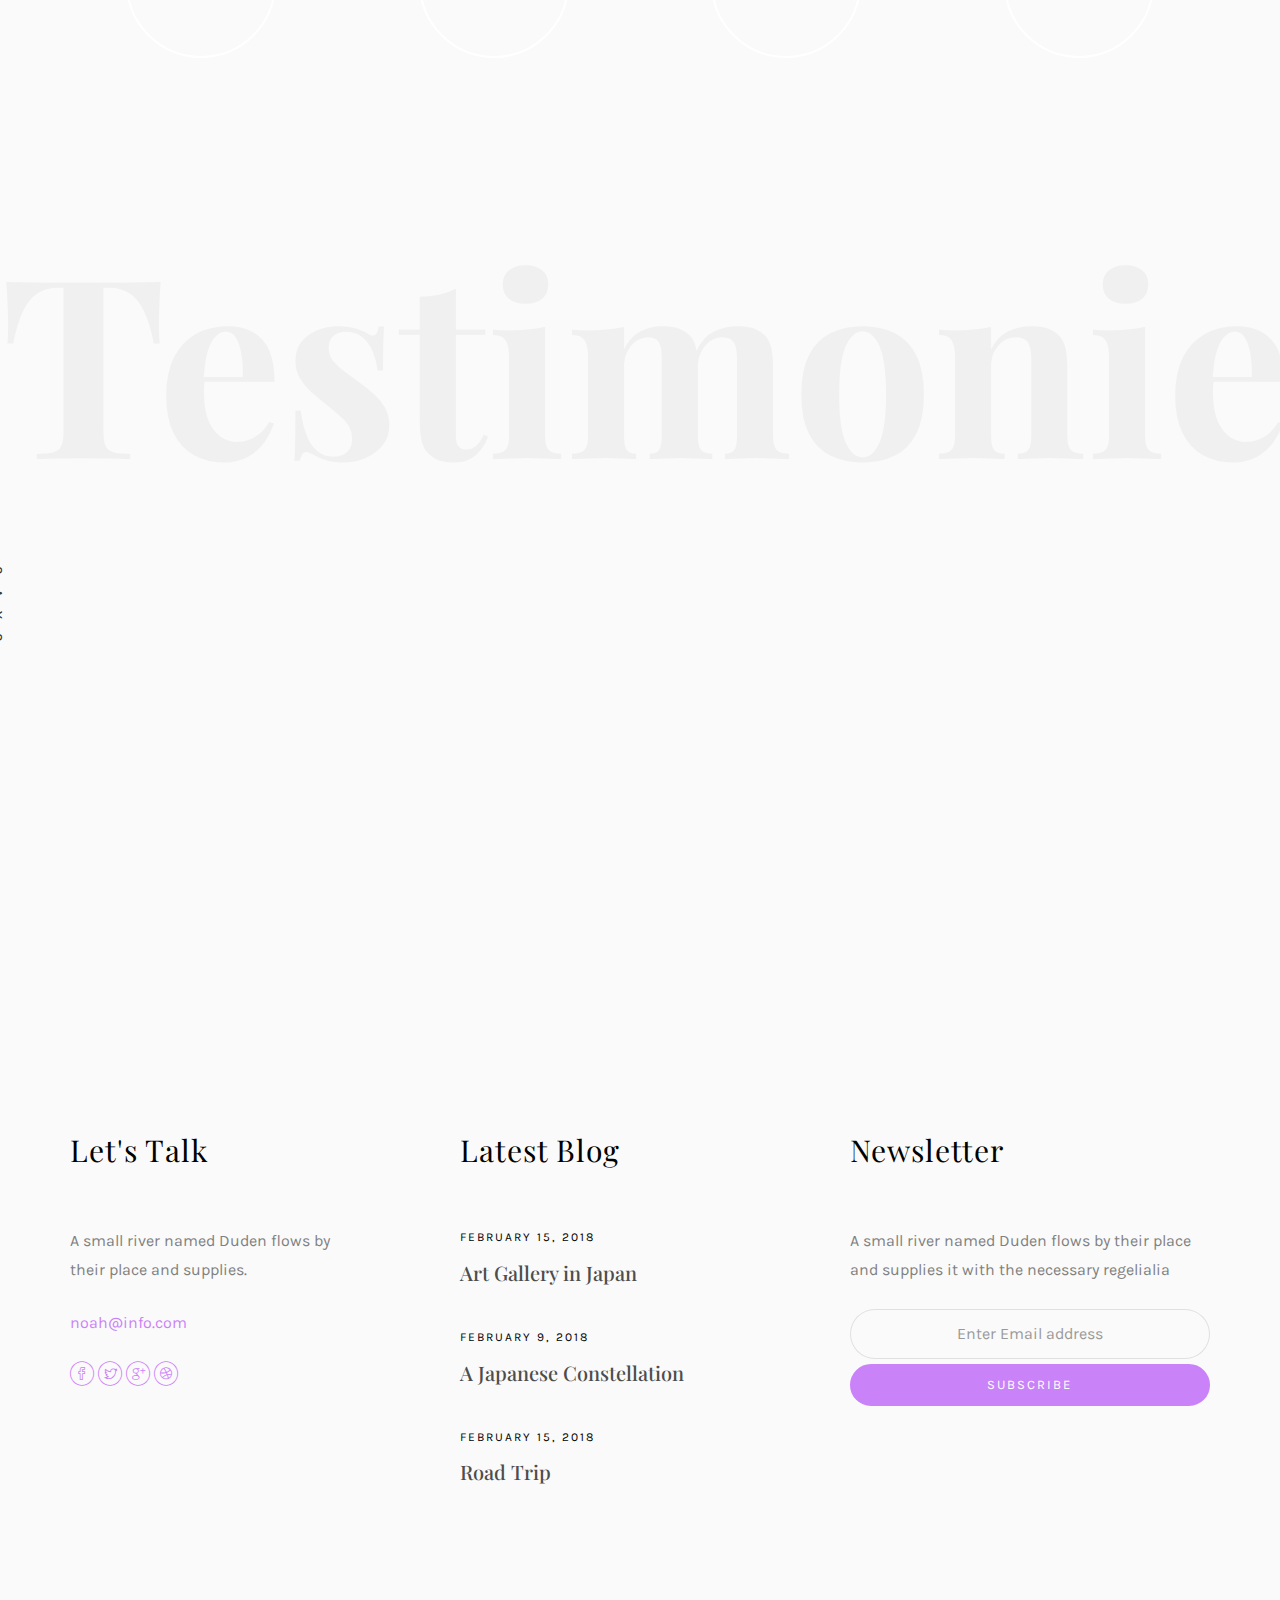
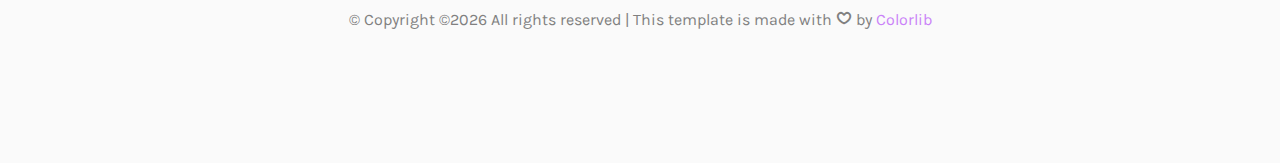
<file: services.html>
<!DOCTYPE HTML>
<html>
	<head>
	<meta charset="utf-8">
	<meta http-equiv="X-UA-Compatible" content="IE=edge">
	<title>Noah Template</title>
	<meta name="viewport" content="width=device-width, initial-scale=1">
	<meta name="description" content="" />
	<meta name="keywords" content="" />
	<meta name="author" content="" />

  <!-- Facebook and Twitter integration -->
	<meta property="og:title" content=""/>
	<meta property="og:image" content=""/>
	<meta property="og:url" content=""/>
	<meta property="og:site_name" content=""/>
	<meta property="og:description" content=""/>
	<meta name="twitter:title" content="" />
	<meta name="twitter:image" content="" />
	<meta name="twitter:url" content="" />
	<meta name="twitter:card" content="" />

	<!-- Place favicon.ico and apple-touch-icon.png in the root directory -->
	<link rel="shortcut icon" href="favicon.ico">

	<link href="https://fonts.googleapis.com/css?family=Karla:400,700" rel="stylesheet">
	<link href="https://fonts.googleapis.com/css?family=Playfair+Display:400,400i,700" rel="stylesheet">
	
	<!-- Animate.css -->
	<link rel="stylesheet" href="css/animate.css">
	<!-- Icomoon Icon Fonts-->
	<link rel="stylesheet" href="css/icomoon.css">
	<!-- Bootstrap  -->
	<link rel="stylesheet" href="css/bootstrap.css">
	<!-- Owl Carousel -->
	<link rel="stylesheet" href="css/owl.carousel.min.css">
	<link rel="stylesheet" href="css/owl.theme.default.min.css">
	<!-- Magnific Popup -->
	<link rel="stylesheet" href="css/magnific-popup.css">

	<link rel="stylesheet" href="css/style.css">


	<!-- Modernizr JS -->
	<script src="js/modernizr-2.6.2.min.js"></script>
	<!-- FOR IE9 below -->
	<!--[if lt IE 9]>
	<script src="js/respond.min.js"></script>
	<![endif]-->

	</head>
	<body>

	<nav id="colorlib-main-nav" role="navigation">
		<a href="#" class="js-colorlib-nav-toggle colorlib-nav-toggle active"><i></i></a>
		<div class="js-fullheight colorlib-table">
			<div class="colorlib-table-cell js-fullheight">
				<div class="row">
					<div class="col-md-12">
						<div class="form-group">
							<input type="text" class="form-control" id="search" placeholder="Enter any key to search...">
							<button type="submit" class="btn btn-primary"><i class="icon-search3"></i></button>
						</div>
					</div>
				</div>
				<div class="row">
					<div class="col-md-12">
						<ul>
							<li><a href="index.html">Home</a></li>
							<li class="active"><a href="services.html">Services</a></li>
							<li><a href="work.html">Work</a></li>
							<li><a href="blog.html">Blog</a></li>
							<li><a href="about.html">About</a></li>
							<li><a href="contact.html">Contact</a></li>
						</ul>
					</div>
				</div>
				<div class="row">
					<div class="col-md-12">
						<h2 class="head-title">Works</h2>
						<a href="images/work-1.jpg" class="gallery image-popup-link text-center" style="background-image: url(images/work-1.jpg);">
							<span><i class="icon-search3"></i></span>
						</a>
						<a href="images/work-2.jpg" class="gallery image-popup-link text-center" style="background-image: url(images/work-2.jpg);">
							<span><i class="icon-search3"></i></span>
						</a>
						<a href="images/work-3.jpg" class="gallery image-popup-link text-center" style="background-image: url(images/work-3.jpg);">
							<span><i class="icon-search3"></i></span>
						</a>
						<a href="images/work-4.jpg" class="gallery image-popup-link text-center" style="background-image: url(images/work-4.jpg);">
							<span><i class="icon-search3"></i></span>
						</a>
					</div>
				</div>
			</div>
		</div>
	</nav>
	
	<div id="colorlib-page">
		<header>
			<div class="container">
				<div class="row">
					<div class="col-md-12">
						<div class="colorlib-navbar-brand">
							<a class="colorlib-logo" href="index.html"><span>No</span><span>ah</span></a>
						</div>
						<a href="#" class="js-colorlib-nav-toggle colorlib-nav-toggle"><i></i></a>
					</div>
				</div>
			</div>
		</header>
		<div id="colorlib-services">
			<div class="container">
				<div class="row text-center">
					<h2 class="bold">Services</h2>
				</div>
				<div class="row">
					<div class="col-md-12">
						<div class="services-flex">
							<div class="one-third">
								<div class="row">
									<div class="col-md-12 col-md-offset-0 animate-box intro-heading">
										<span>My Services</span>
										<h2>Here Are Some of My Skills</h2>
									</div>
								</div>
								<div class="row">
									<div class="col-md-12">
										<div class="rotate">
											<h2 class="heading">Services</h2>
										</div>
									</div>
									<div class="col-md-6">
										<div class="services animate-box">
											<h3>1 - Graphic Design</h3>
											<ul>
												<li>UI Design</li>
												<li>Website &amp; Digital Design</li>
												<li>Brading &amp; Visual Identity</li>
												<li>Print Design</li>
											</ul>
										</div>
										<div class="services animate-box">
											<h3>3 - Front End Development</h3>
											<ul>
												<li>HTML / CSS</li>
												<li>JS &amp; Jquery Startup</li>
												<li>WordPress</li>
												<li>Jomla</li>
											</ul>
										</div>
									</div>
									<div class="col-md-6">
										<div class="services animate-box">
											<h3>2 - Illustration</h3>
											<ul>
												<li>Editorial</li>
												<li>Narrative</li>
												<li>Motion Graphics</li>
												<li>Animation</li>
												<li>Visual Effects</li>
											</ul>
										</div>
										<div class="services animate-box">
											<h3>4 - Web Marketing</h3>
											<ul>
												<li>Sales Marketing</li>
												<li>Invoice</li>
												<li>eCommerce</li>
											</ul>
										</div>
									</div>
								</div>
							</div>
							<div class="one-forth services-img" style="background-image: url(images/services-img.jpg);">
							</div>
						</div>
					</div>
				</div>
			</div>
		</div>

		<div id="colorlib-progress">
			<div class="container">
				<div class="row text-center">
					<h2 class="bold">Skills</h2>
				</div>
				<div class="row">
					<div class="col-md-12 col-md-offset-0 text-center animate-box intro-heading">
						<span>Skills</span>
						<h2>My Skills</h2>
					</div>
				</div>
				<div class="row">
			      <div class="col-md-3 col-sm-6 text-center">
			      	<h2 class="progress-head">Graphic Design</h2>
		            <div class="progress blue">
		                <span class="progress-left">
		                    <span class="progress-bar"></span>
		                </span>
		                <span class="progress-right">
		                    <span class="progress-bar"></span>
		                </span>
		                <div class="progress-value">100%</div>
		            </div>
		         </div>
			 
		         <div class="col-md-3 col-sm-6 text-center">
		         	<h2 class="progress-head">Illustration</h2>
		            <div class="progress yellow">
		                <span class="progress-left">
		                    <span class="progress-bar"></span>
		                </span>
		                <span class="progress-right">
		                    <span class="progress-bar"></span>
		                </span>
		                <div class="progress-value">85%</div>
		            </div>
		         </div>

		         <div class="col-md-3 col-sm-6 text-center">
		         	<h2 class="progress-head">Front-End Development</h2>
		            <div class="progress pink">
		                <span class="progress-left">
		                    <span class="progress-bar"></span>
		                </span>
		                <span class="progress-right">
		                    <span class="progress-bar"></span>
		                </span>
		                <div class="progress-value">75%</div>
		            </div>
		         </div>

		         <div class="col-md-3 col-sm-6 text-center">
		         	<h2 class="progress-head">Web Marketing</h2>
		            <div class="progress green">
		                <span class="progress-left">
		                    <span class="progress-bar"></span>
		                </span>
		                <span class="progress-right">
		                    <span class="progress-bar"></span>
		                </span>
		                <div class="progress-value">80%</div>
		            </div>
		         </div>
			   </div>
			</div>
		</div>

		<div id="colorlib-testimony">
			<div class="container">
				<div class="row text-center">
					<h2 class="bold">Testimonies</h2>
				</div>
				<div class="row">
					<div class="col-md-12 col-md-offset-0 text-center animate-box intro-heading">
						<span>Testimonies</span>
						<h2>Clients Says</h2>
					</div>
				</div>
				<div class="row">
					<div class="col-md-12">
						<div class="rotate">
							<h2 class="heading">Says</h2>
						</div>
					</div>
				</div>
				<div class="row animate-box">
					<div class="owl-carousel">
						<div class="item">
							<div class="col-md-12 text-center">
								<div class="testimony">
									<blockquote>
										<p>"A small river named Duden flows by their place and supplies it with the necessary regelialia.</p>
										<span>" &mdash; George Brooks</span>
									</blockquote>
								</div>
							</div>
						</div>
						<div class="item">
							<div class="col-md-12 text-center">
								<div class="testimony">
									<blockquote>
										<p>"Even the all-powerful Pointing has no control about the blind texts it is an almost unorthographic life One day however a small line of blind text by the name of Lorem Ipsum decided to leave for the far World of Grammar.</p>
										<span>" &mdash; Daniel Foster</span>
									</blockquote>
								</div>
							</div>
						</div>
						<div class="item">
							<div class="col-md-12 text-center">
								<div class="testimony">
									<blockquote>
										<p>"When she reached the first hills of the Italic Mountains, she had a last view back on the skyline of her hometown Bookmarksgrove</p>
										<span>" &mdash; Liam Jenkins</span>
									</blockquote>
								</div>
							</div>
						</div>
					</div>
				</div>
			</div>
		</div>

		<footer>
			<div id="footer">
				<div class="container">
					<div class="row">
						<div class="col-md-4 col-pb-sm">
							<div class="row">
								<div class="col-md-10">
									<h2>Let's Talk</h2>
									<p>A small river named Duden flows by their place and supplies.</p>
									<p><a href="#">noah@info.com</a></p>
									<p class="colorlib-social-icons">
										<a href="#"><i class="icon-facebook4"></i></a>
										<a href="#"><i class="icon-twitter3"></i></a>
										<a href="#"><i class="icon-googleplus"></i></a>
										<a href="#"><i class="icon-dribbble2"></i></a>
									</p>
								</div>
							</div>
						</div>
						<div class="col-md-4 col-pb-sm">
							<h2>Latest Blog</h2>
							<div class="f-entry">
								<a href="#" class="featured-img" style="background-image: url(images/img-1.jpg);"></a>
								<div class="desc">
									<span>February 15, 2018</span>
									<h3><a href="#">Art Gallery in Japan</a></h3>
								</div>
							</div>
							<div class="f-entry">
								<a href="#" class="featured-img" style="background-image: url(images/img-2.jpg);"></a>
								<div class="desc">
									<span>February 9, 2018</span>
									<h3><a href="#">A Japanese Constellation</a></h3>
								</div>
							</div>
							<div class="f-entry">
								<a href="#" class="featured-img" style="background-image: url(images/img-3.jpg);"></a>
								<div class="desc">
									<span>February 15, 2018</span>
									<h3><a href="#">Road Trip</a></h3>
								</div>
							</div>
						</div>
						<div class="col-md-4 col-pb-sm">
							<h2>Newsletter</h2>
							<p>A small river named Duden flows by their place and supplies it with the necessary regelialia</p>
							<div class="subscribe text-center">
								<div class="form-group">
									<input type="text" class="form-control text-center" placeholder="Enter Email address">
									<input type="submit" value="Subscribe" class="btn btn-primary btn-custom">
								</div>
							</div>
						</div>
					</div>
					<div class="row">
						<div class="col-md-12 text-center">
							<p>
								&copy; <!-- Link back to Colorlib can't be removed. Template is licensed under CC BY 3.0. -->
Copyright &copy;<script>document.write(new Date().getFullYear());</script> All rights reserved | This template is made with <i class="icon-heart4" aria-hidden="true"></i> by <a href="https://colorlib.com" target="_blank">Colorlib</a>
<!-- Link back to Colorlib can't be removed. Template is licensed under CC BY 3.0. -->
							</p>
						</div>
					</div>
				</div>
			</div>
		</footer>
	
	</div>

	<!-- jQuery -->
	<script src="js/jquery.min.js"></script>
	<!-- jQuery Easing -->
	<script src="js/jquery.easing.1.3.js"></script>
	<!-- Bootstrap -->
	<script src="js/bootstrap.min.js"></script>
	<!-- Waypoints -->
	<script src="js/jquery.waypoints.min.js"></script>
	<!-- Owl Carousel -->
	<script src="js/owl.carousel.min.js"></script>
	<!-- Magnific Popup -->
	<script src="js/jquery.magnific-popup.min.js"></script>
	<script src="js/magnific-popup-options.js"></script>

	<!-- Main JS (Do not remove) -->
	<script src="js/main.js"></script>

	</body>
</html>
</file>
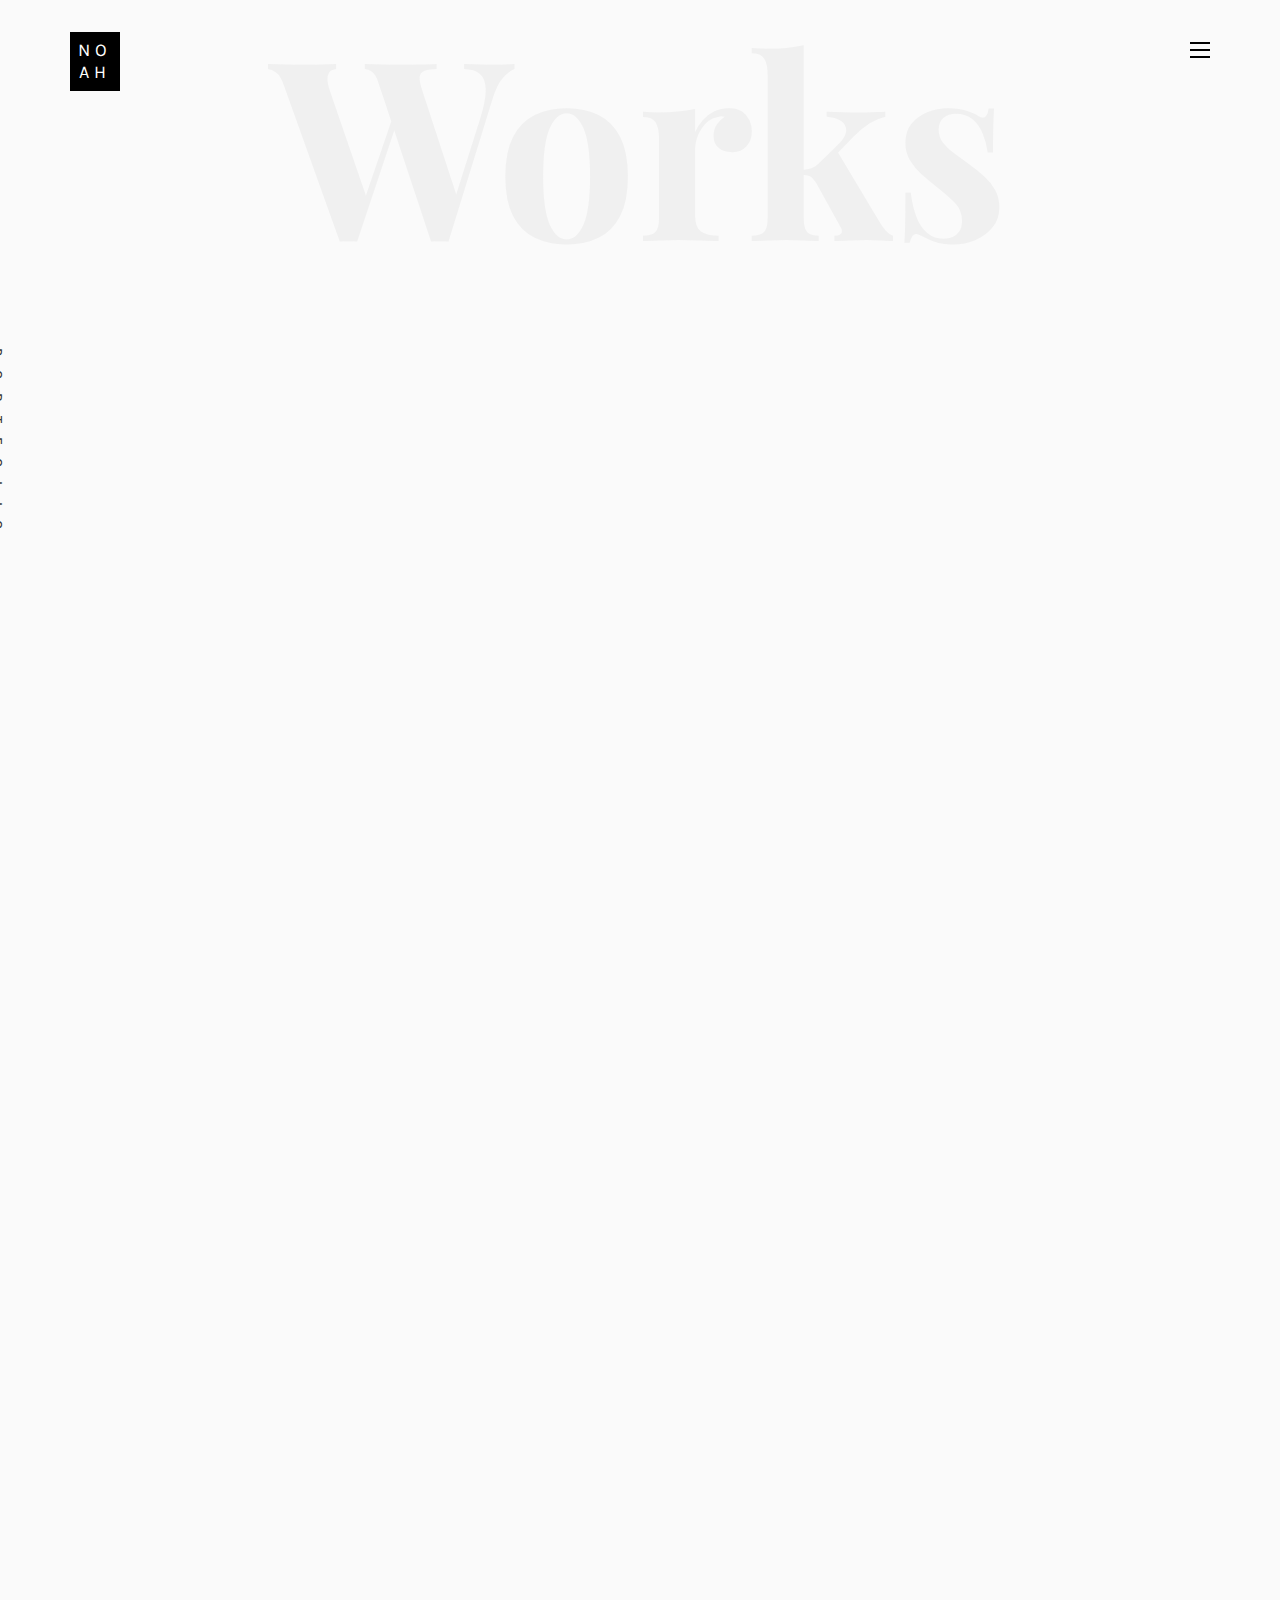
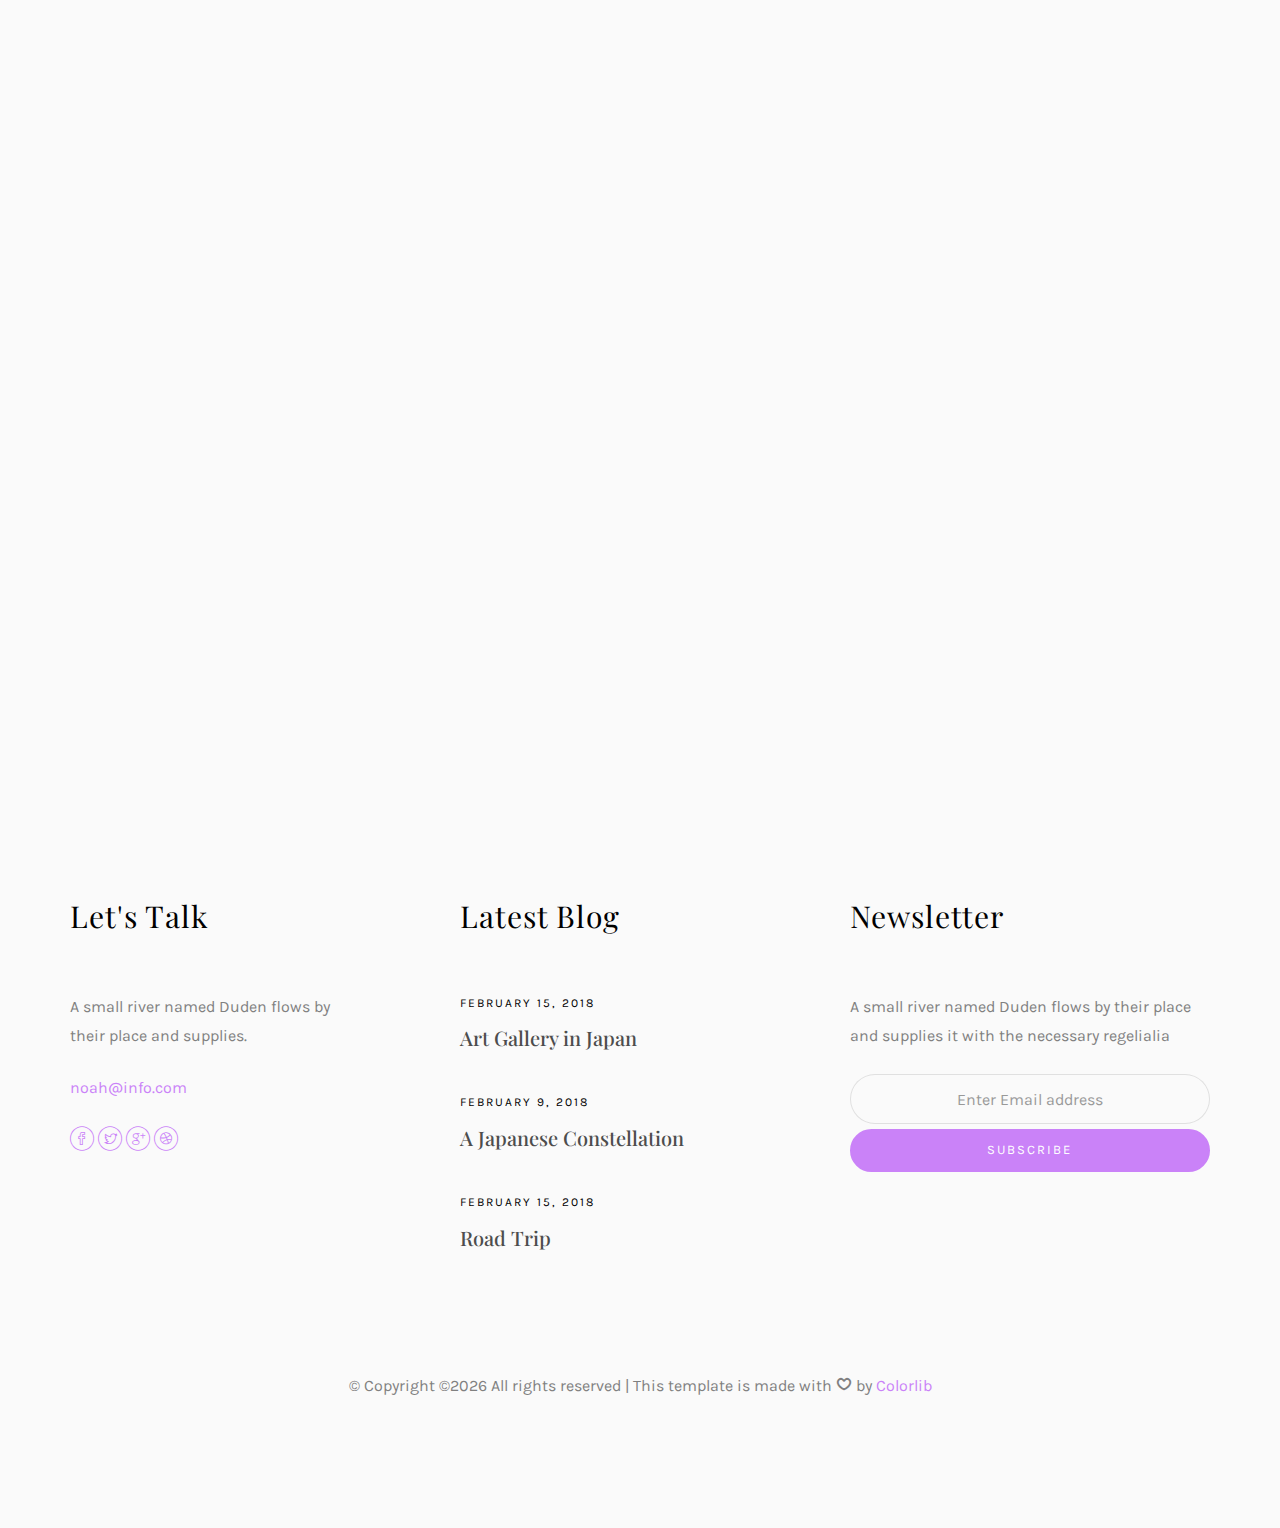
<file: work-single.html>
<!DOCTYPE HTML>
<html>
	<head>
	<meta charset="utf-8">
	<meta http-equiv="X-UA-Compatible" content="IE=edge">
	<title>Noah Template</title>
	<meta name="viewport" content="width=device-width, initial-scale=1">
	<meta name="description" content="" />
	<meta name="keywords" content="" />
	<meta name="author" content="" />

  <!-- Facebook and Twitter integration -->
	<meta property="og:title" content=""/>
	<meta property="og:image" content=""/>
	<meta property="og:url" content=""/>
	<meta property="og:site_name" content=""/>
	<meta property="og:description" content=""/>
	<meta name="twitter:title" content="" />
	<meta name="twitter:image" content="" />
	<meta name="twitter:url" content="" />
	<meta name="twitter:card" content="" />

	<!-- Place favicon.ico and apple-touch-icon.png in the root directory -->
	<link rel="shortcut icon" href="favicon.ico">

	<link href="https://fonts.googleapis.com/css?family=Karla:400,700" rel="stylesheet">
	<link href="https://fonts.googleapis.com/css?family=Playfair+Display:400,400i,700" rel="stylesheet">
	
	<!-- Animate.css -->
	<link rel="stylesheet" href="css/animate.css">
	<!-- Icomoon Icon Fonts-->
	<link rel="stylesheet" href="css/icomoon.css">
	<!-- Bootstrap  -->
	<link rel="stylesheet" href="css/bootstrap.css">
	<!-- Owl Carousel -->
	<link rel="stylesheet" href="css/owl.carousel.min.css">
	<link rel="stylesheet" href="css/owl.theme.default.min.css">
	<!-- Magnific Popup -->
	<link rel="stylesheet" href="css/magnific-popup.css">

	<link rel="stylesheet" href="css/style.css">


	<!-- Modernizr JS -->
	<script src="js/modernizr-2.6.2.min.js"></script>
	<!-- FOR IE9 below -->
	<!--[if lt IE 9]>
	<script src="js/respond.min.js"></script>
	<![endif]-->

	</head>
	<body>

	<nav id="colorlib-main-nav" role="navigation">
		<a href="#" class="js-colorlib-nav-toggle colorlib-nav-toggle active"><i></i></a>
		<div class="js-fullheight colorlib-table">
			<div class="colorlib-table-cell js-fullheight">
				<div class="row">
					<div class="col-md-12">
						<div class="form-group">
							<input type="text" class="form-control" id="search" placeholder="Enter any key to search...">
							<button type="submit" class="btn btn-primary"><i class="icon-search3"></i></button>
						</div>
					</div>
				</div>
				<div class="row">
					<div class="col-md-12">
						<ul>
							<li><a href="index.html">Home</a></li>
							<li><a href="services.html">Services</a></li>
							<li class="active"><a href="work.html">Work</a></li>
							<li><a href="blog.html">Blog</a></li>
							<li><a href="about.html">About</a></li>
							<li><a href="contact.html">Contact</a></li>
						</ul>
					</div>
				</div>
				<div class="row">
					<div class="col-md-12">
						<h2 class="head-title">Works</h2>
						<a href="images/work-1.jpg" class="gallery image-popup-link text-center" style="background-image: url(images/work-1.jpg);">
							<span><i class="icon-search3"></i></span>
						</a>
						<a href="images/work-2.jpg" class="gallery image-popup-link text-center" style="background-image: url(images/work-2.jpg);">
							<span><i class="icon-search3"></i></span>
						</a>
						<a href="images/work-3.jpg" class="gallery image-popup-link text-center" style="background-image: url(images/work-3.jpg);">
							<span><i class="icon-search3"></i></span>
						</a>
						<a href="images/work-4.jpg" class="gallery image-popup-link text-center" style="background-image: url(images/work-4.jpg);">
							<span><i class="icon-search3"></i></span>
						</a>
					</div>
				</div>
			</div>
		</div>
	</nav>
	
	<div id="colorlib-page">
		<header>
			<div class="container">
				<div class="row">
					<div class="col-md-12">
						<div class="colorlib-navbar-brand">
							<a class="colorlib-logo" href="index.html"><span>No</span><span>ah</span></a>
						</div>
						<a href="#" class="js-colorlib-nav-toggle colorlib-nav-toggle"><i></i></a>
					</div>
				</div>
			</div>
		</header>
		<div id="colorlib-work">
			<div class="container">
				<div class="row text-center">
					<h2 class="bold">Works</h2>
				</div>
				<div class="row">
					<div class="col-md-12 col-md-offset-0 text-center animate-box intro-heading">
						<span>Portfolio</span>
						<h2>Portfolio Single</h2>
					</div>
				</div>
				<div class="row">
					<div class="col-md-12">
						<div class="rotate">
							<h2 class="heading">Portfolio</h2>
						</div>
					</div>
				</div>
				<div class="row">
					<div class="col-md-12">
						<div class="work-entry animate-box">
							<a href="work.html" class="work-img" style="background-image: url(images/work-1.jpg);">
							</a>
							<div class="col-md-8 col-md-offset-2">
								<div class="desc">
									<h2>Pursuing Best</h2>
									<p>Far far away, behind the word mountains, far from the countries Vokalia and Consonantia, there live the blind texts. Separated they live in Bookmarksgrove right at the coast of the Semantics, a large language ocean.</p>
									<p>On her way she met a copy. The copy warned the Little Blind Text, that where it came from it would have been rewritten a thousand times and everything that was left from its origin would be the word "and" and the Little Blind Text should turn around and return to its own, safe country. But nothing the copy said could convince her and so it didn’t take long until a few insidious Copy Writers ambushed her, made her drunk with Longe and Parole and dragged her into their agency, where they abused her for their.</p>
									<img class="img-responsive" src="images/work-2.jpg" alt="html5 bootstrap template by colorlib.com"><br>
									<p>When she reached the first hills of the Italic Mountains, she had a last view back on the skyline of her hometown Bookmarksgrove, the headline of Alphabet Village and the subline of her own road, the Line Lane. Pityful a rethoric question ran over her cheek, then she continued her way.</p>
									<p class="read"><a href="#">Live Preview</a></p>
								</div>
							</div>
						</div>
					</div>
				</div>
			</div>
		</div>

		<footer>
			<div id="footer">
				<div class="container">
					<div class="row">
						<div class="col-md-4 col-pb-sm">
							<div class="row">
								<div class="col-md-10">
									<h2>Let's Talk</h2>
									<p>A small river named Duden flows by their place and supplies.</p>
									<p><a href="#">noah@info.com</a></p>
									<p class="colorlib-social-icons">
										<a href="#"><i class="icon-facebook4"></i></a>
										<a href="#"><i class="icon-twitter3"></i></a>
										<a href="#"><i class="icon-googleplus"></i></a>
										<a href="#"><i class="icon-dribbble2"></i></a>
									</p>
								</div>
							</div>
						</div>
						<div class="col-md-4 col-pb-sm">
							<h2>Latest Blog</h2>
							<div class="f-entry">
								<a href="#" class="featured-img" style="background-image: url(images/img-1.jpg);"></a>
								<div class="desc">
									<span>February 15, 2018</span>
									<h3><a href="#">Art Gallery in Japan</a></h3>
								</div>
							</div>
							<div class="f-entry">
								<a href="#" class="featured-img" style="background-image: url(images/img-2.jpg);"></a>
								<div class="desc">
									<span>February 9, 2018</span>
									<h3><a href="#">A Japanese Constellation</a></h3>
								</div>
							</div>
							<div class="f-entry">
								<a href="#" class="featured-img" style="background-image: url(images/img-3.jpg);"></a>
								<div class="desc">
									<span>February 15, 2018</span>
									<h3><a href="#">Road Trip</a></h3>
								</div>
							</div>
						</div>
						<div class="col-md-4 col-pb-sm">
							<h2>Newsletter</h2>
							<p>A small river named Duden flows by their place and supplies it with the necessary regelialia</p>
							<div class="subscribe text-center">
								<div class="form-group">
									<input type="text" class="form-control text-center" placeholder="Enter Email address">
									<input type="submit" value="Subscribe" class="btn btn-primary btn-custom">
								</div>
							</div>
						</div>
					</div>
					<div class="row">
						<div class="col-md-12 text-center">
							<p>
								&copy; <!-- Link back to Colorlib can't be removed. Template is licensed under CC BY 3.0. -->
Copyright &copy;<script>document.write(new Date().getFullYear());</script> All rights reserved | This template is made with <i class="icon-heart4" aria-hidden="true"></i> by <a href="https://colorlib.com" target="_blank">Colorlib</a>
<!-- Link back to Colorlib can't be removed. Template is licensed under CC BY 3.0. -->
							</p>
						</div>
					</div>
				</div>
			</div>
		</footer>
	
	</div>

	<!-- jQuery -->
	<script src="js/jquery.min.js"></script>
	<!-- jQuery Easing -->
	<script src="js/jquery.easing.1.3.js"></script>
	<!-- Bootstrap -->
	<script src="js/bootstrap.min.js"></script>
	<!-- Waypoints -->
	<script src="js/jquery.waypoints.min.js"></script>
	<!-- Owl Carousel -->
	<script src="js/owl.carousel.min.js"></script>
	<!-- Magnific Popup -->
	<script src="js/jquery.magnific-popup.min.js"></script>
	<script src="js/magnific-popup-options.js"></script>

	<!-- Main JS (Do not remove) -->
	<script src="js/main.js"></script>

	</body>
</html>
</file>
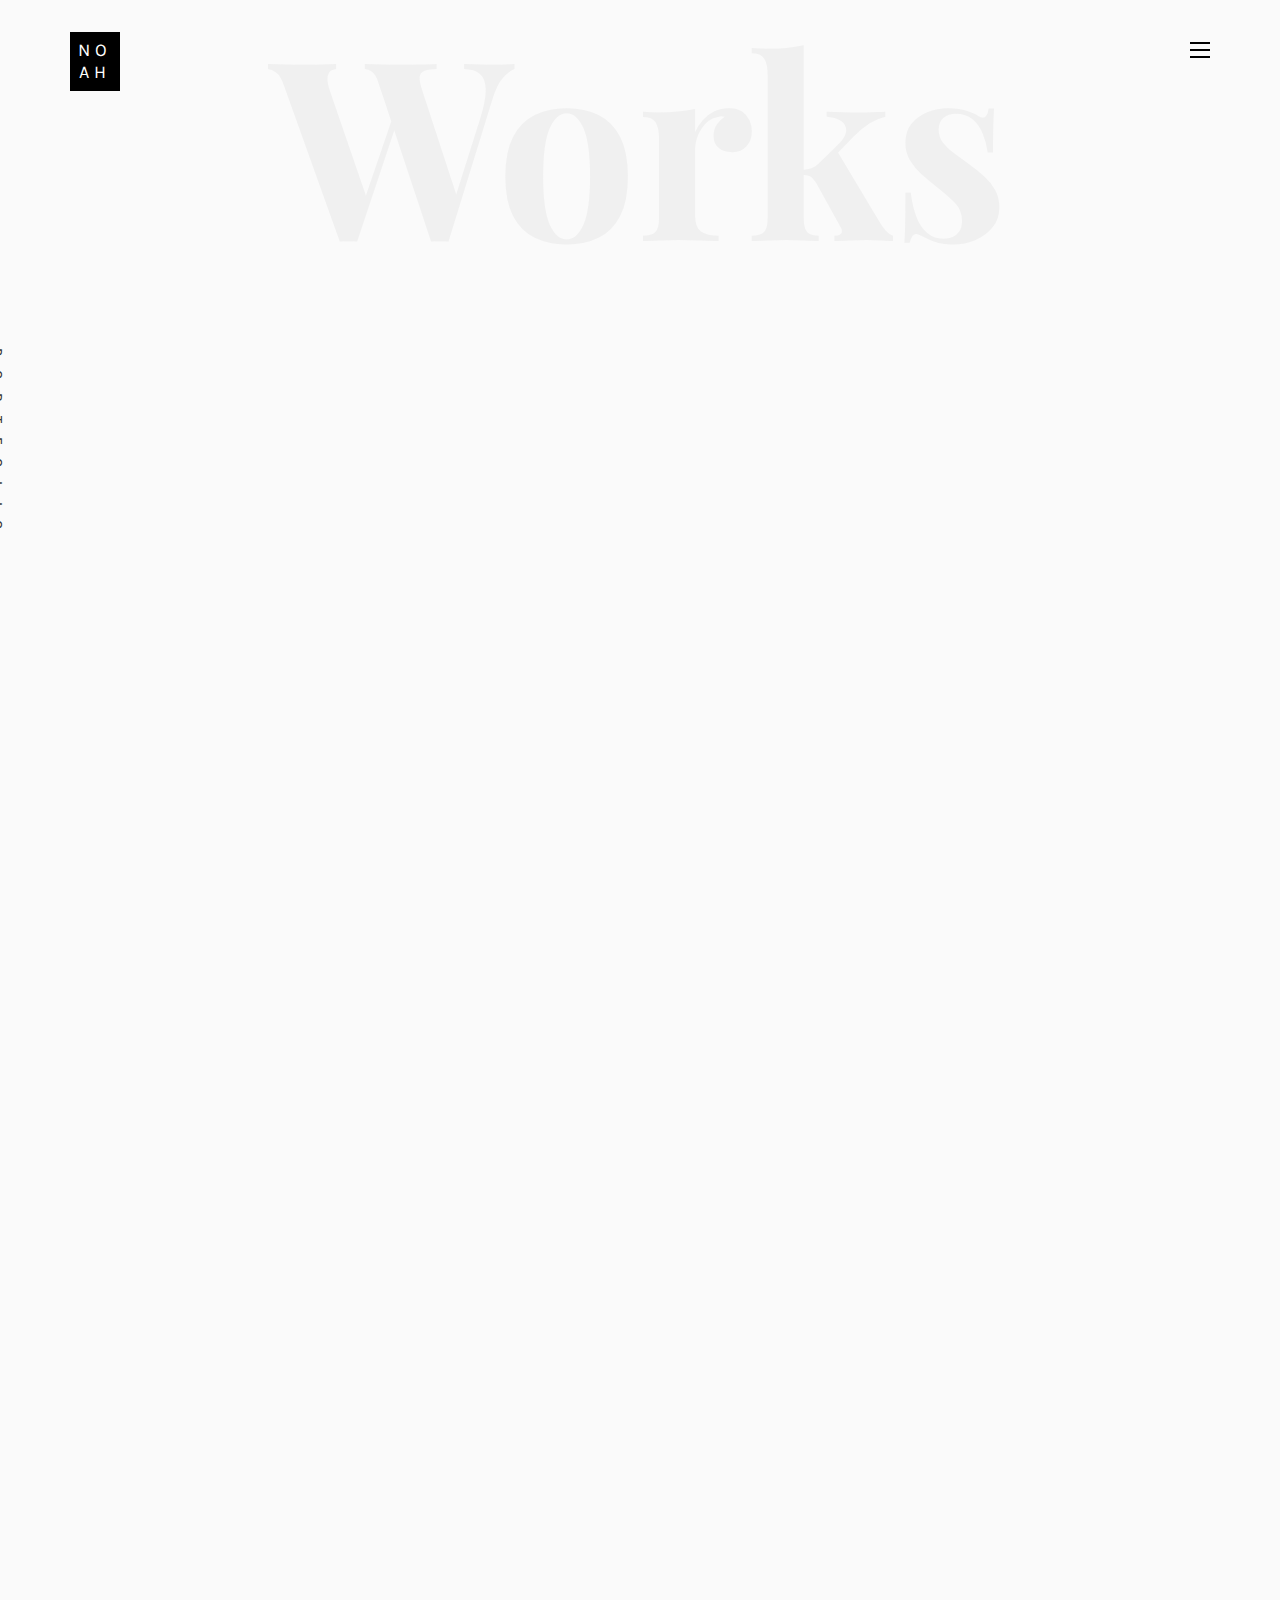
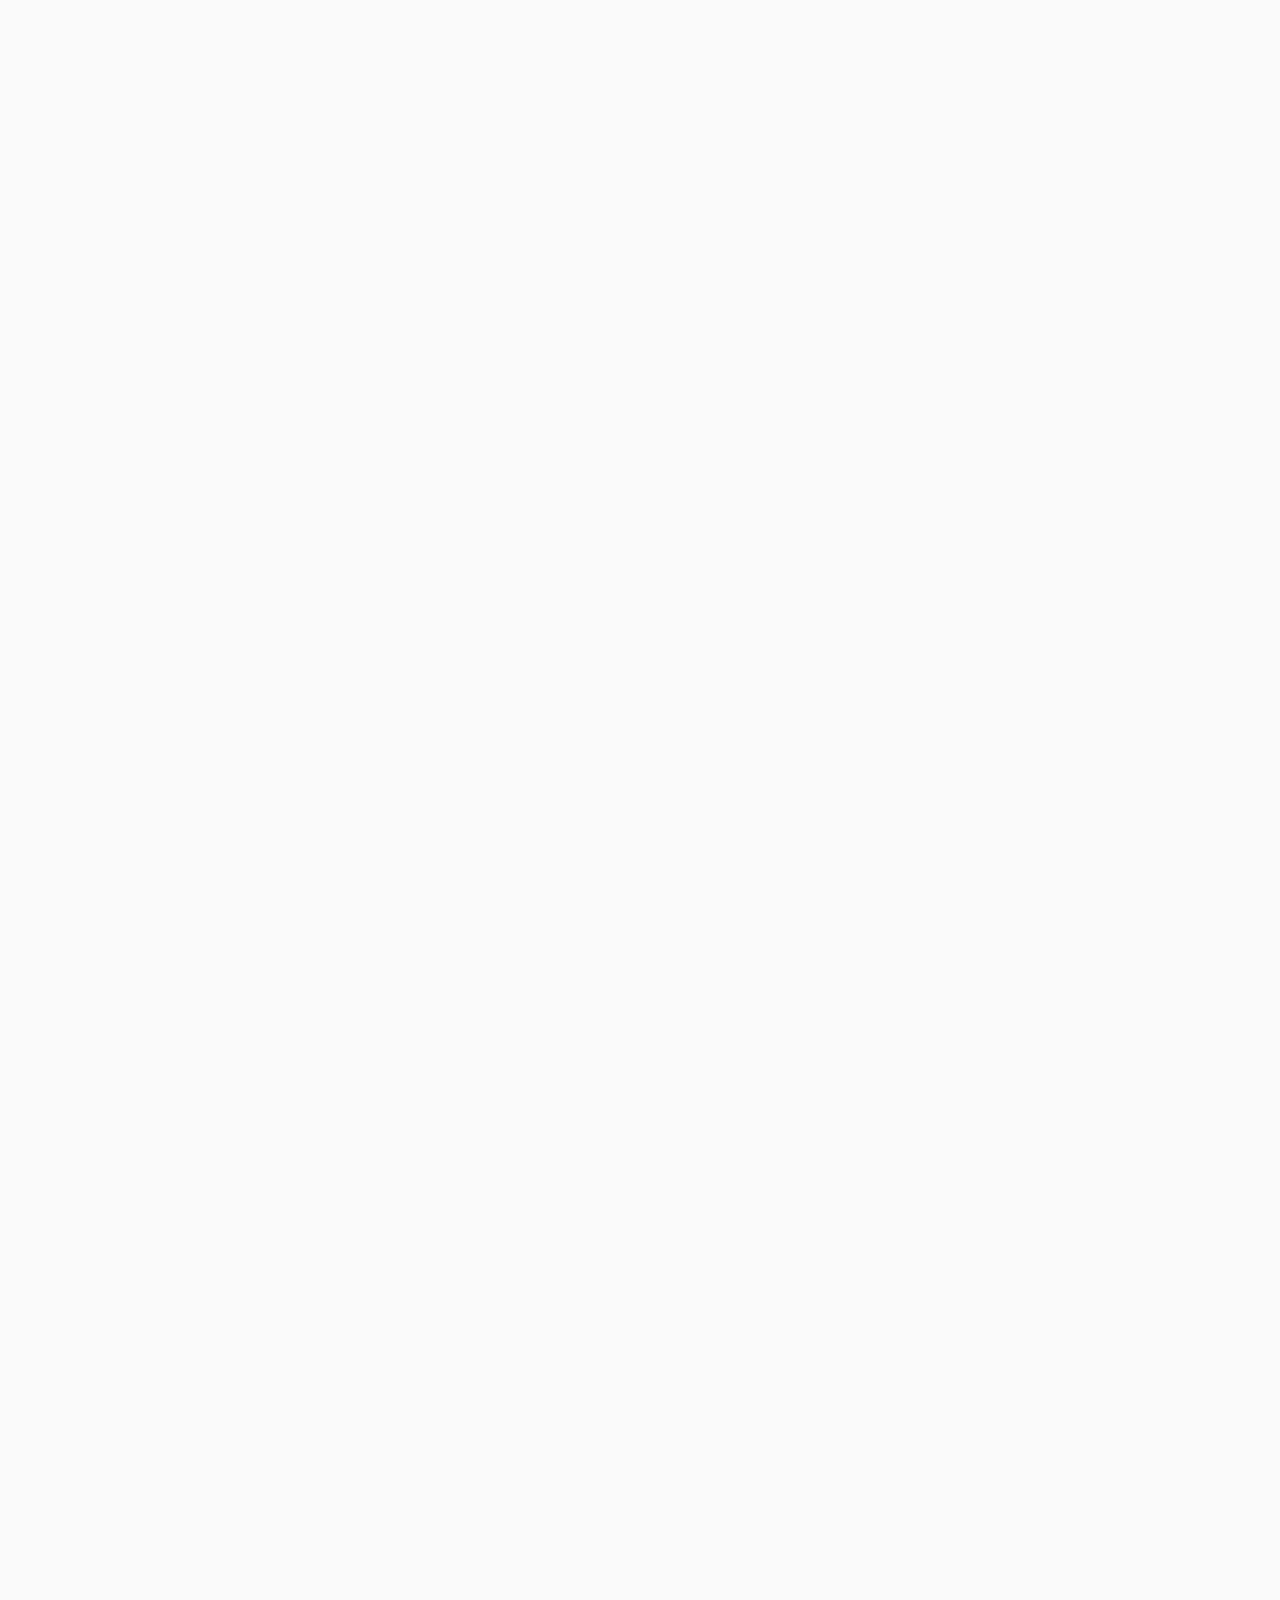
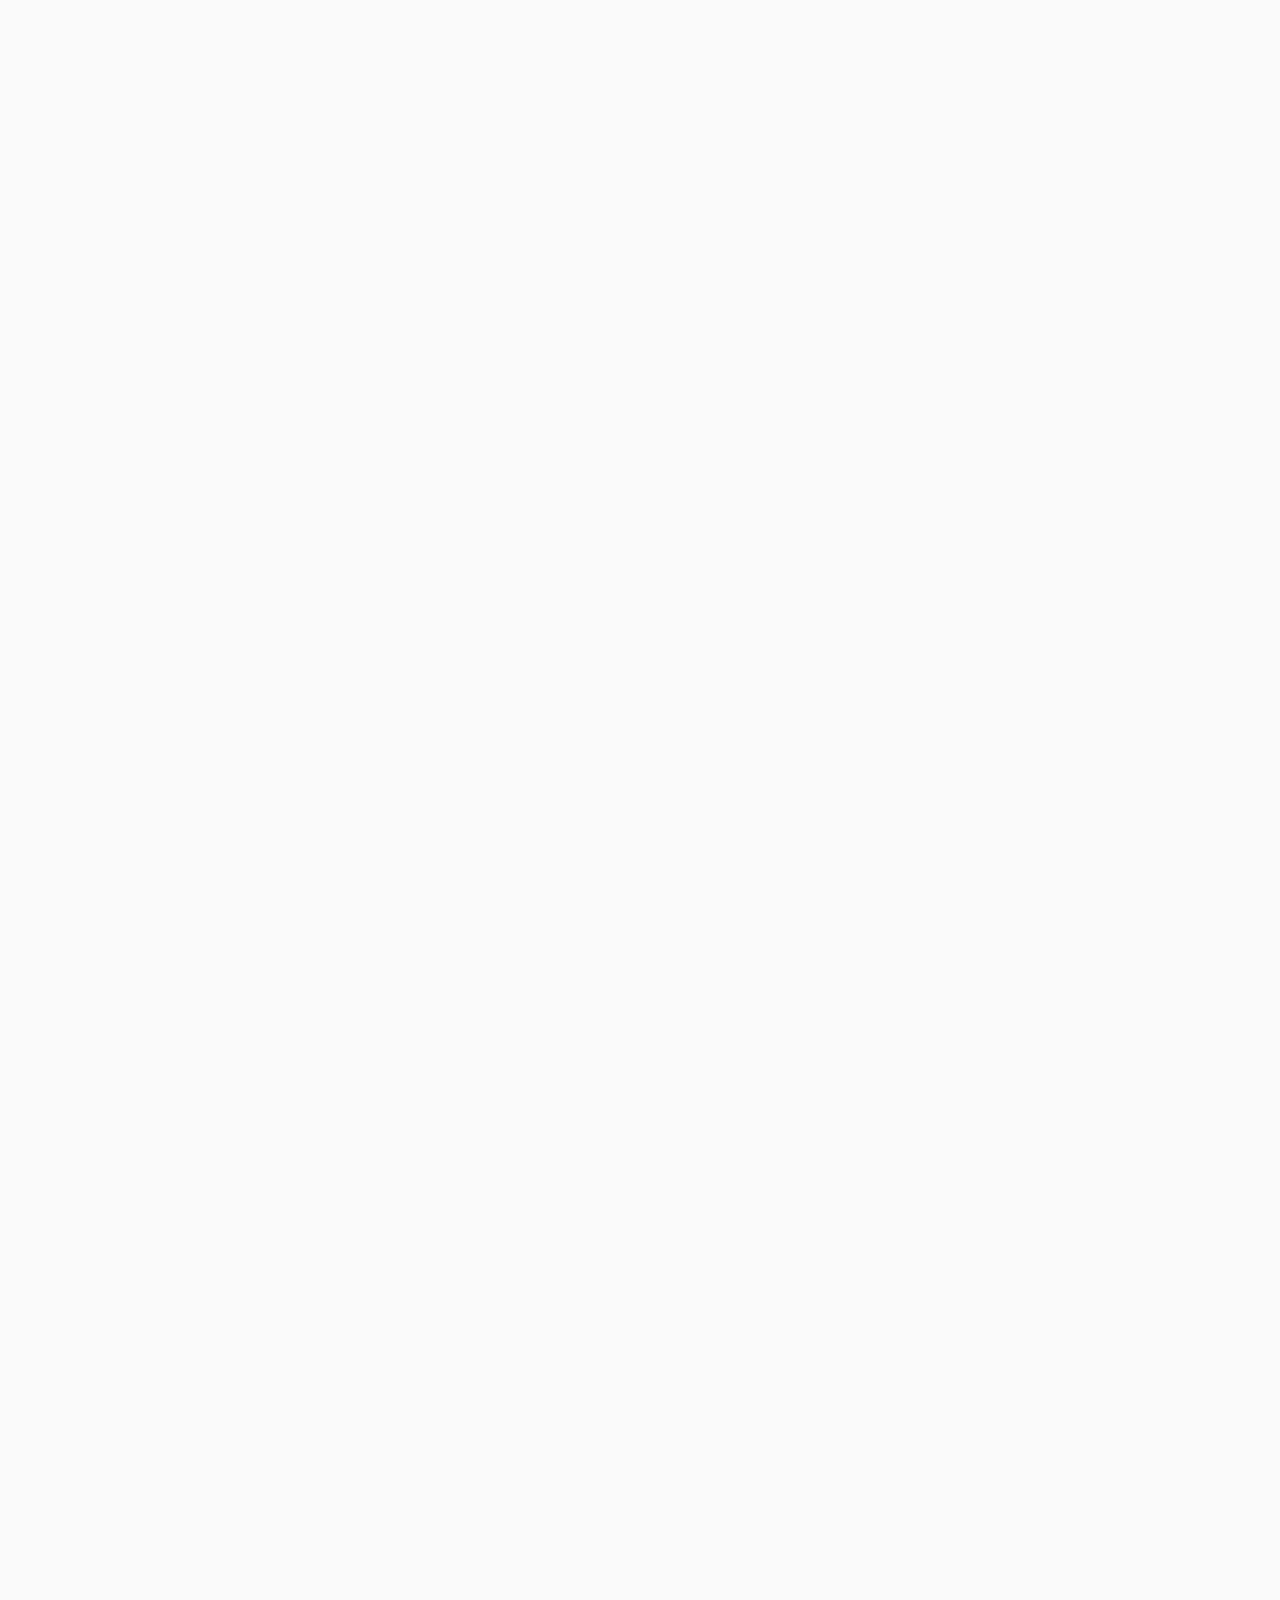
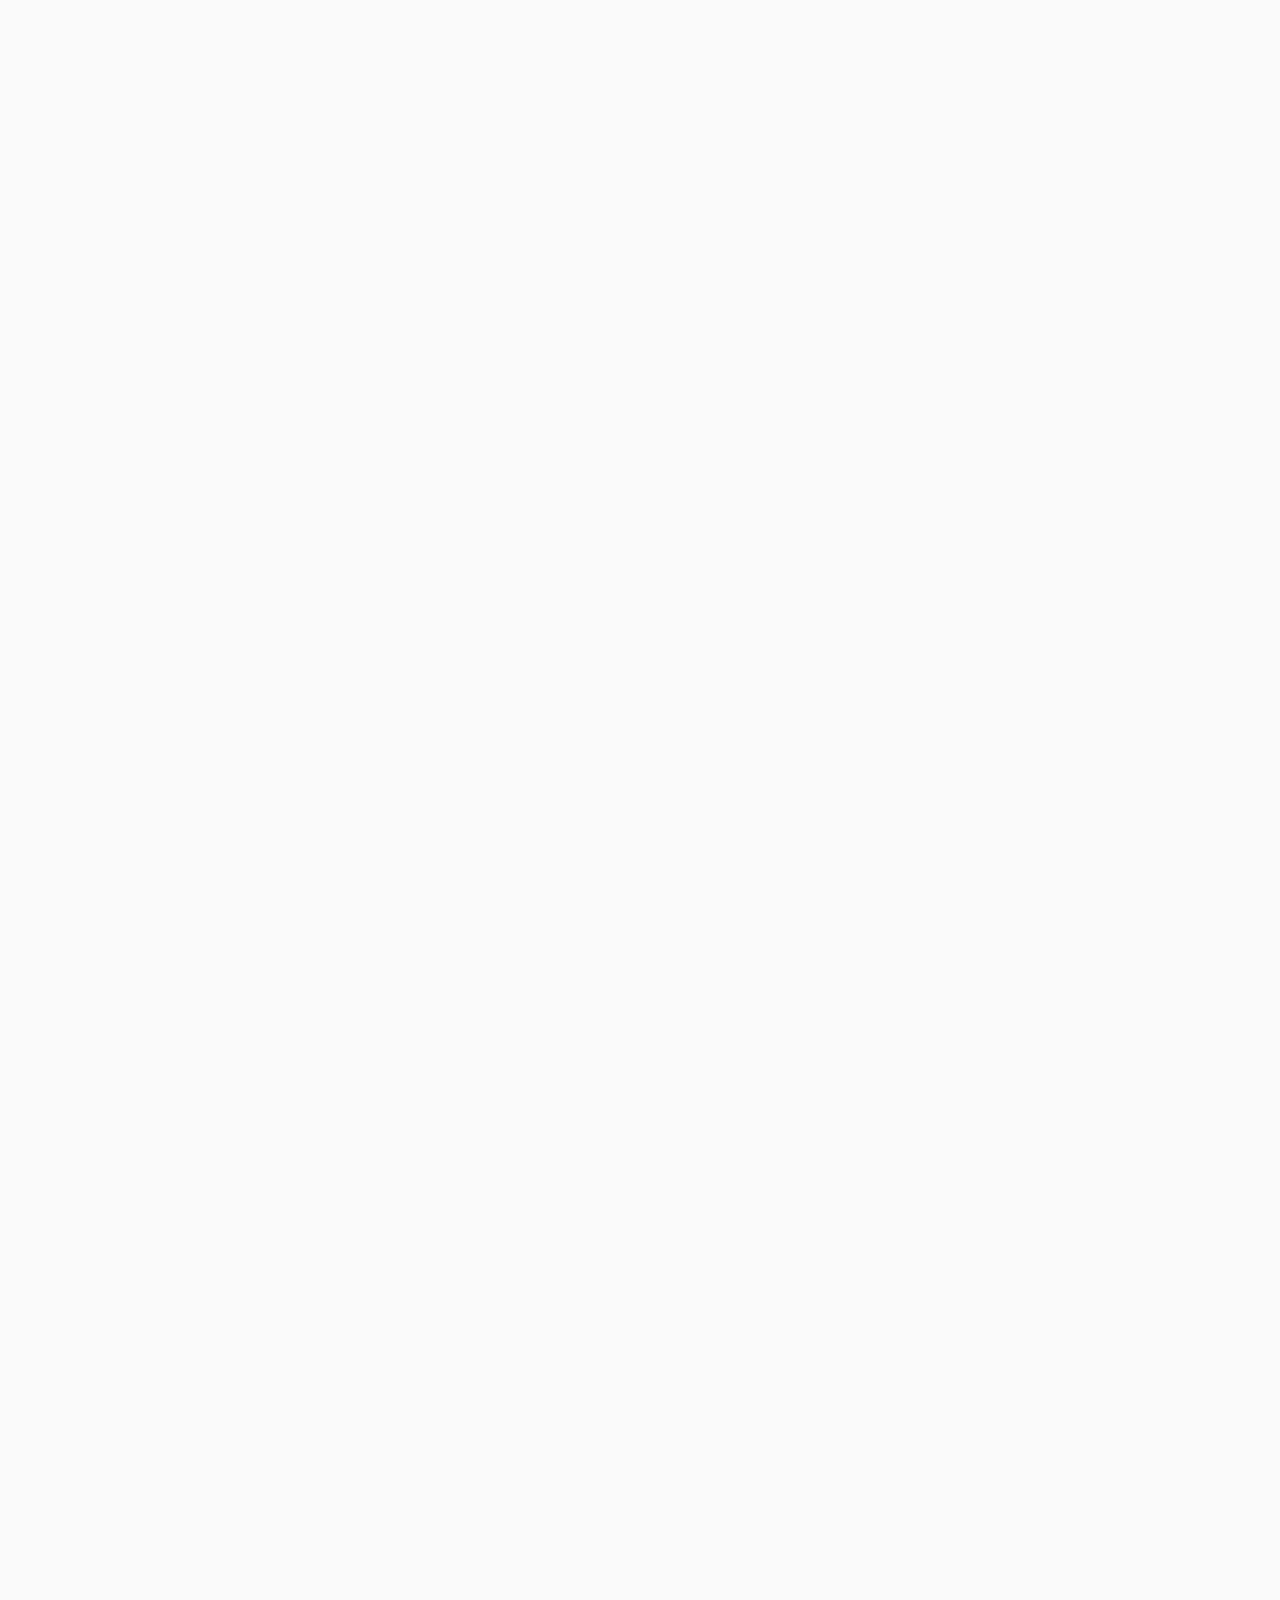
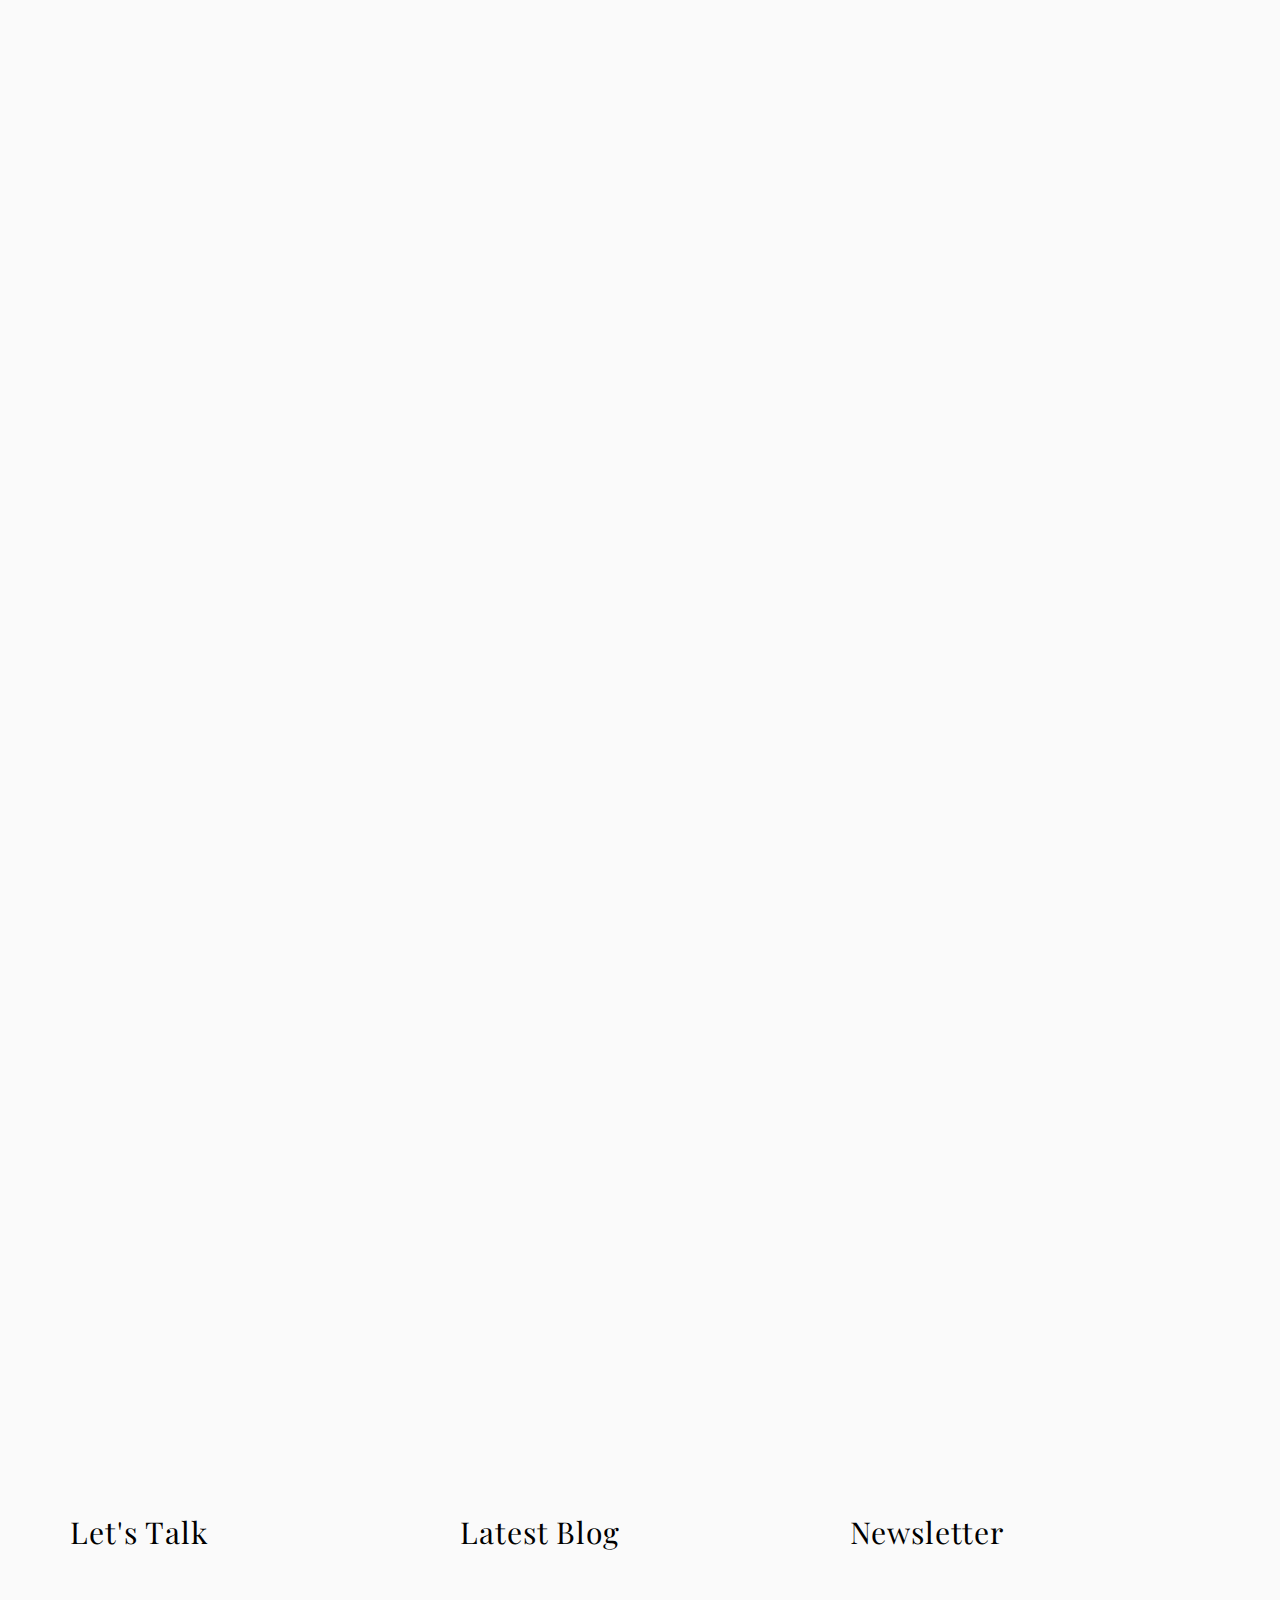
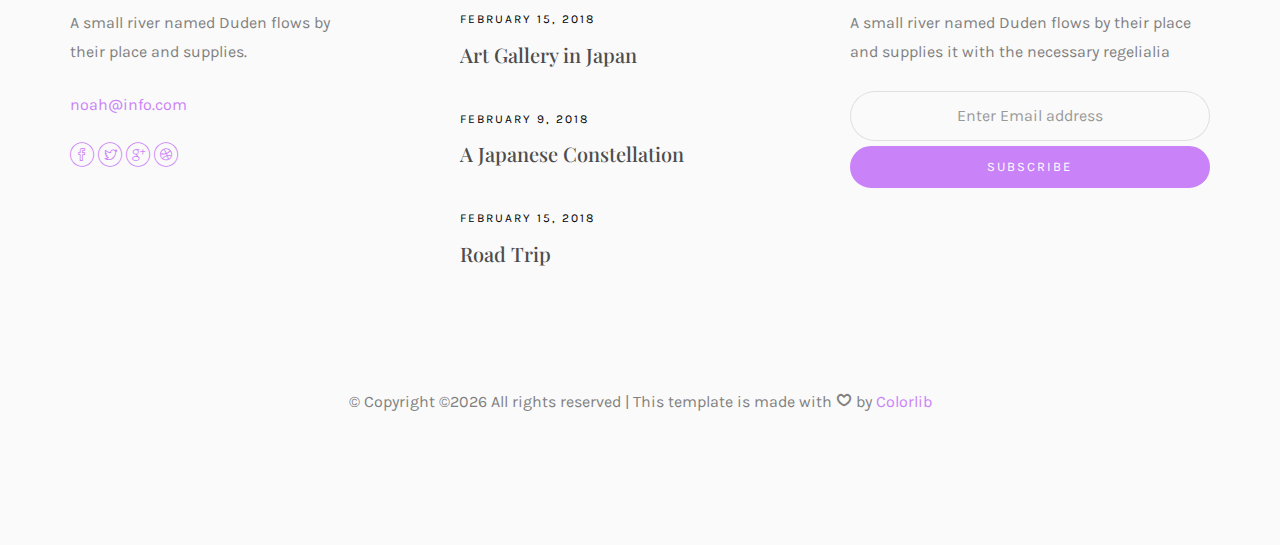
<file: work.html>
<!DOCTYPE HTML>
<html>
	<head>
	<meta charset="utf-8">
	<meta http-equiv="X-UA-Compatible" content="IE=edge">
	<title>Noah Template</title>
	<meta name="viewport" content="width=device-width, initial-scale=1">
	<meta name="description" content="" />
	<meta name="keywords" content="" />
	<meta name="author" content="" />

  <!-- Facebook and Twitter integration -->
	<meta property="og:title" content=""/>
	<meta property="og:image" content=""/>
	<meta property="og:url" content=""/>
	<meta property="og:site_name" content=""/>
	<meta property="og:description" content=""/>
	<meta name="twitter:title" content="" />
	<meta name="twitter:image" content="" />
	<meta name="twitter:url" content="" />
	<meta name="twitter:card" content="" />

	<!-- Place favicon.ico and apple-touch-icon.png in the root directory -->
	<link rel="shortcut icon" href="favicon.ico">

	<link href="https://fonts.googleapis.com/css?family=Karla:400,700" rel="stylesheet">
	<link href="https://fonts.googleapis.com/css?family=Playfair+Display:400,400i,700" rel="stylesheet">
	
	<!-- Animate.css -->
	<link rel="stylesheet" href="css/animate.css">
	<!-- Icomoon Icon Fonts-->
	<link rel="stylesheet" href="css/icomoon.css">
	<!-- Bootstrap  -->
	<link rel="stylesheet" href="css/bootstrap.css">
	<!-- Owl Carousel -->
	<link rel="stylesheet" href="css/owl.carousel.min.css">
	<link rel="stylesheet" href="css/owl.theme.default.min.css">
	<!-- Magnific Popup -->
	<link rel="stylesheet" href="css/magnific-popup.css">

	<link rel="stylesheet" href="css/style.css">


	<!-- Modernizr JS -->
	<script src="js/modernizr-2.6.2.min.js"></script>
	<!-- FOR IE9 below -->
	<!--[if lt IE 9]>
	<script src="js/respond.min.js"></script>
	<![endif]-->

	</head>
	<body>

	<nav id="colorlib-main-nav" role="navigation">
		<a href="#" class="js-colorlib-nav-toggle colorlib-nav-toggle active"><i></i></a>
		<div class="js-fullheight colorlib-table">
			<div class="colorlib-table-cell js-fullheight">
				<div class="row">
					<div class="col-md-12">
						<div class="form-group">
							<input type="text" class="form-control" id="search" placeholder="Enter any key to search...">
							<button type="submit" class="btn btn-primary"><i class="icon-search3"></i></button>
						</div>
					</div>
				</div>
				<div class="row">
					<div class="col-md-12">
						<ul>
							<li><a href="index.html">Home</a></li>
							<li><a href="services.html">Services</a></li>
							<li class="active"><a href="work.html">Work</a></li>
							<li><a href="blog.html">Blog</a></li>
							<li><a href="about.html">About</a></li>
							<li><a href="contact.html">Contact</a></li>
						</ul>
					</div>
				</div>
				<div class="row">
					<div class="col-md-12">
						<h2 class="head-title">Works</h2>
						<a href="images/work-1.jpg" class="gallery image-popup-link text-center" style="background-image: url(images/work-1.jpg);">
							<span><i class="icon-search3"></i></span>
						</a>
						<a href="images/work-2.jpg" class="gallery image-popup-link text-center" style="background-image: url(images/work-2.jpg);">
							<span><i class="icon-search3"></i></span>
						</a>
						<a href="images/work-3.jpg" class="gallery image-popup-link text-center" style="background-image: url(images/work-3.jpg);">
							<span><i class="icon-search3"></i></span>
						</a>
						<a href="images/work-4.jpg" class="gallery image-popup-link text-center" style="background-image: url(images/work-4.jpg);">
							<span><i class="icon-search3"></i></span>
						</a>
					</div>
				</div>
			</div>
		</div>
	</nav>
	
	<div id="colorlib-page">
		<header>
			<div class="container">
				<div class="row">
					<div class="col-md-12">
						<div class="colorlib-navbar-brand">
							<a class="colorlib-logo" href="index.html"><span>No</span><span>ah</span></a>
						</div>
						<a href="#" class="js-colorlib-nav-toggle colorlib-nav-toggle"><i></i></a>
					</div>
				</div>
			</div>
		</header>
		<div id="colorlib-work">
			<div class="container">
				<div class="row text-center">
					<h2 class="bold">Works</h2>
				</div>
				<div class="row">
					<div class="col-md-12 col-md-offset-0 text-center animate-box intro-heading">
						<span>Portfolio</span>
						<h2>Done Projects</h2>
					</div>
				</div>
				<div class="row">
					<div class="col-md-12">
						<div class="rotate">
							<h2 class="heading">Portfolio</h2>
						</div>
					</div>
				</div>
				<div class="row">
					<div class="col-md-12">
						<div class="work-entry animate-box">
							<a href="work-single.html" class="work-img" style="background-image: url(images/work-1.jpg);">
								<div class="display-t">
									<div class="work-name">
										<h2>Pursuing Best</h2>
									</div>
								</div>
							</a>
							<div class="col-md-4 col-md-offset-4">
								<div class="desc">
									<p>Far far away, behind the word mountains, far from the countries Vokalia and Consonantia, there live the blind texts. Separated they live in Bookmarksgrove right at the coast of the Semantics, a large language ocean.</p>
									<p class="read"><a href="#">View details</a></p>
								</div>
							</div>
						</div>
					</div>
					<div class="col-md-12">
						<div class="work-entry animate-box">
							<a href="work-single.html" class="work-img" style="background-image: url(images/work-2.jpg);">
								<div class="display-t">
									<div class="work-name">
										<h2>Coordinates</h2>
									</div>
								</div>
							</a>
							<div class="col-md-4 col-md-offset-4">
								<div class="desc">
									<p>Far far away, behind the word mountains, far from the countries Vokalia and Consonantia, there live the blind texts. Separated they live in Bookmarksgrove right at the coast of the Semantics, a large language ocean.</p>
									<p class="read"><a href="#">View Details</a></p>
								</div>
							</div>
						</div>
					</div>
					<div class="col-md-12">
						<div class="work-entry animate-box">
							<a href="work-single.html" class="work-img" style="background-image: url(images/work-3.jpg);">
								<div class="display-t">
									<div class="work-name">
										<h2>Cristall</h2>
									</div>
								</div>
							</a>
							<div class="col-md-4 col-md-offset-4">
								<div class="desc">
									<p>Far far away, behind the word mountains, far from the countries Vokalia and Consonantia, there live the blind texts. Separated they live in Bookmarksgrove right at the coast of the Semantics, a large language ocean.</p>
									<p class="read"><a href="#">View details</a></p>
								</div>
							</div>
						</div>
					</div>
					<div class="col-md-12">
						<div class="work-entry animate-box">
							<a href="work-single.html" class="work-img" style="background-image: url(images/work-4.jpg);">
								<div class="display-t">
									<div class="work-name">
										<h2>Black</h2>
									</div>
								</div>
							</a>
							<div class="col-md-4 col-md-offset-4">
								<div class="desc">
									<p>Far far away, behind the word mountains, far from the countries Vokalia and Consonantia, there live the blind texts. Separated they live in Bookmarksgrove right at the coast of the Semantics, a large language ocean.</p>
									<p class="read"><a href="#">View details</a></p>
								</div>
							</div>
						</div>
					</div>
					<div class="col-md-12">
						<div class="work-entry animate-box">
							<a href="work-single.html" class="work-img" style="background-image: url(images/work-5.jpg);">
								<div class="display-t">
									<div class="work-name">
										<h2>Black</h2>
									</div>
								</div>
							</a>
							<div class="col-md-4 col-md-offset-4">
								<div class="desc">
									<p>Far far away, behind the word mountains, far from the countries Vokalia and Consonantia, there live the blind texts. Separated they live in Bookmarksgrove right at the coast of the Semantics, a large language ocean.</p>
									<p class="read"><a href="#">View details</a></p>
								</div>
							</div>
						</div>
					</div>
					<div class="col-md-12">
						<div class="work-entry animate-box">
							<a href="work-single.html" class="work-img" style="background-image: url(images/work-6.jpg);">
								<div class="display-t">
									<div class="work-name">
										<h2>Black</h2>
									</div>
								</div>
							</a>
							<div class="col-md-4 col-md-offset-4">
								<div class="desc">
									<p>Far far away, behind the word mountains, far from the countries Vokalia and Consonantia, there live the blind texts. Separated they live in Bookmarksgrove right at the coast of the Semantics, a large language ocean.</p>
									<p class="read"><a href="#">View details</a></p>
								</div>
							</div>
						</div>
					</div>
					<div class="col-md-12">
						<div class="work-entry animate-box">
							<a href="work-single.html" class="work-img" style="background-image: url(images/work-7.jpg);">
								<div class="display-t">
									<div class="work-name">
										<h2>Indice</h2>
									</div>
								</div>
							</a>
							<div class="col-md-4 col-md-offset-4">
								<div class="desc">
									<p>Far far away, behind the word mountains, far from the countries Vokalia and Consonantia, there live the blind texts. Separated they live in Bookmarksgrove right at the coast of the Semantics, a large language ocean.</p>
									<p class="read"><a href="#">View details</a></p>
								</div>
							</div>
						</div>
					</div>
				</div>
			</div>
		</div>

		<footer>
			<div id="footer">
				<div class="container">
					<div class="row">
						<div class="col-md-4 col-pb-sm">
							<div class="row">
								<div class="col-md-10">
									<h2>Let's Talk</h2>
									<p>A small river named Duden flows by their place and supplies.</p>
									<p><a href="#">noah@info.com</a></p>
									<p class="colorlib-social-icons">
										<a href="#"><i class="icon-facebook4"></i></a>
										<a href="#"><i class="icon-twitter3"></i></a>
										<a href="#"><i class="icon-googleplus"></i></a>
										<a href="#"><i class="icon-dribbble2"></i></a>
									</p>
								</div>
							</div>
						</div>
						<div class="col-md-4 col-pb-sm">
							<h2>Latest Blog</h2>
							<div class="f-entry">
								<a href="#" class="featured-img" style="background-image: url(images/img-1.jpg);"></a>
								<div class="desc">
									<span>February 15, 2018</span>
									<h3><a href="#">Art Gallery in Japan</a></h3>
								</div>
							</div>
							<div class="f-entry">
								<a href="#" class="featured-img" style="background-image: url(images/img-2.jpg);"></a>
								<div class="desc">
									<span>February 9, 2018</span>
									<h3><a href="#">A Japanese Constellation</a></h3>
								</div>
							</div>
							<div class="f-entry">
								<a href="#" class="featured-img" style="background-image: url(images/img-3.jpg);"></a>
								<div class="desc">
									<span>February 15, 2018</span>
									<h3><a href="#">Road Trip</a></h3>
								</div>
							</div>
						</div>
						<div class="col-md-4 col-pb-sm">
							<h2>Newsletter</h2>
							<p>A small river named Duden flows by their place and supplies it with the necessary regelialia</p>
							<div class="subscribe text-center">
								<div class="form-group">
									<input type="text" class="form-control text-center" placeholder="Enter Email address">
									<input type="submit" value="Subscribe" class="btn btn-primary btn-custom">
								</div>
							</div>
						</div>
					</div>
					<div class="row">
						<div class="col-md-12 text-center">
							<p>
								&copy; <!-- Link back to Colorlib can't be removed. Template is licensed under CC BY 3.0. -->
Copyright &copy;<script>document.write(new Date().getFullYear());</script> All rights reserved | This template is made with <i class="icon-heart4" aria-hidden="true"></i> by <a href="https://colorlib.com" target="_blank">Colorlib</a>
<!-- Link back to Colorlib can't be removed. Template is licensed under CC BY 3.0. -->
							</p>
						</div>
					</div>
				</div>
			</div>
		</footer>
	
	</div>

	<!-- jQuery -->
	<script src="js/jquery.min.js"></script>
	<!-- jQuery Easing -->
	<script src="js/jquery.easing.1.3.js"></script>
	<!-- Bootstrap -->
	<script src="js/bootstrap.min.js"></script>
	<!-- Waypoints -->
	<script src="js/jquery.waypoints.min.js"></script>
	<!-- Owl Carousel -->
	<script src="js/owl.carousel.min.js"></script>
	<!-- Magnific Popup -->
	<script src="js/jquery.magnific-popup.min.js"></script>
	<script src="js/magnific-popup-options.js"></script>

	<!-- Main JS (Do not remove) -->
	<script src="js/main.js"></script>

	</body>
</html>
</file>
<file: css/icomoon.css>
@font-face {
  font-family: 'icomoon';
  src:  url('fonts/icomoon.eot?tmere9');
  src:  url('fonts/icomoon.eot?tmere9#iefix') format('embedded-opentype'),
    url('fonts/icomoon.ttf?tmere9') format('truetype'),
    url('fonts/icomoon.woff?tmere9') format('woff'),
    url('fonts/icomoon.svg?tmere9#icomoon') format('svg');
  font-weight: normal;
  font-style: normal;
}

[class^="icon-"], [class*=" icon-"] {
  /* use !important to prevent issues with browser extensions that change fonts */
  font-family: 'icomoon' !important;
  speak: none;
  font-style: normal;
  font-weight: normal;
  font-variant: normal;
  text-transform: none;
  line-height: 1;

  /* Better Font Rendering =========== */
  -webkit-font-smoothing: antialiased;
  -moz-osx-font-smoothing: grayscale;
}

.icon-activity:before {
  content: "\e900";
}
.icon-airplay:before {
  content: "\e901";
}
.icon-alert-circle:before {
  content: "\e902";
}
.icon-alert-octagon:before {
  content: "\e903";
}
.icon-alert-triangle:before {
  content: "\e904";
}
.icon-align-center:before {
  content: "\e905";
}
.icon-align-justify:before {
  content: "\e906";
}
.icon-align-left:before {
  content: "\e907";
}
.icon-align-right:before {
  content: "\e908";
}
.icon-anchor:before {
  content: "\e909";
}
.icon-aperture:before {
  content: "\e90a";
}
.icon-arrow-down3:before {
  content: "\e90b";
}
.icon-arrow-down-circle:before {
  content: "\e90c";
}
.icon-arrow-down-left3:before {
  content: "\e90d";
}
.icon-arrow-down-right3:before {
  content: "\e90e";
}
.icon-arrow-left3:before {
  content: "\e90f";
}
.icon-arrow-left-circle:before {
  content: "\e910";
}
.icon-arrow-right3:before {
  content: "\e911";
}
.icon-arrow-right-circle:before {
  content: "\e912";
}
.icon-arrow-up3:before {
  content: "\e913";
}
.icon-arrow-up-circle:before {
  content: "\e914";
}
.icon-arrow-up-left3:before {
  content: "\e915";
}
.icon-arrow-up-right3:before {
  content: "\e916";
}
.icon-at-sign:before {
  content: "\e917";
}
.icon-award:before {
  content: "\e918";
}
.icon-bar-chart:before {
  content: "\e919";
}
.icon-bar-chart-2:before {
  content: "\e91a";
}
.icon-battery:before {
  content: "\e91b";
}
.icon-battery-charging:before {
  content: "\e91c";
}
.icon-bell2:before {
  content: "\e91d";
}
.icon-bell-off:before {
  content: "\e91e";
}
.icon-bluetooth:before {
  content: "\e91f";
}
.icon-bold2:before {
  content: "\e920";
}
.icon-book2:before {
  content: "\e921";
}
.icon-book-open:before {
  content: "\e922";
}
.icon-bookmark2:before {
  content: "\e923";
}
.icon-box:before {
  content: "\e924";
}
.icon-briefcase2:before {
  content: "\e925";
}
.icon-calendar2:before {
  content: "\e926";
}
.icon-camera2:before {
  content: "\e927";
}
.icon-camera-off:before {
  content: "\e928";
}
.icon-cast:before {
  content: "\e929";
}
.icon-check:before {
  content: "\e92a";
}
.icon-check-circle:before {
  content: "\e92b";
}
.icon-check-square:before {
  content: "\e92c";
}
.icon-chevron-down:before {
  content: "\e92d";
}
.icon-chevron-left:before {
  content: "\e92e";
}
.icon-chevron-right:before {
  content: "\e92f";
}
.icon-chevron-up:before {
  content: "\e930";
}
.icon-chevrons-down:before {
  content: "\e931";
}
.icon-chevrons-left:before {
  content: "\e932";
}
.icon-chevrons-right:before {
  content: "\e933";
}
.icon-chevrons-up:before {
  content: "\e934";
}
.icon-chrome2:before {
  content: "\e935";
}
.icon-circle:before {
  content: "\e936";
}
.icon-clipboard2:before {
  content: "\e937";
}
.icon-clock3:before {
  content: "\e938";
}
.icon-cloud2:before {
  content: "\e939";
}
.icon-cloud-drizzle:before {
  content: "\e93a";
}
.icon-cloud-lightning:before {
  content: "\e93b";
}
.icon-cloud-off:before {
  content: "\e93c";
}
.icon-cloud-rain:before {
  content: "\e93d";
}
.icon-cloud-snow:before {
  content: "\e93e";
}
.icon-code:before {
  content: "\e93f";
}
.icon-codepen2:before {
  content: "\e940";
}
.icon-command2:before {
  content: "\e941";
}
.icon-compass3:before {
  content: "\e942";
}
.icon-copy2:before {
  content: "\e943";
}
.icon-corner-down-left:before {
  content: "\e944";
}
.icon-corner-down-right:before {
  content: "\e945";
}
.icon-corner-left-down:before {
  content: "\e946";
}
.icon-corner-left-up:before {
  content: "\e947";
}
.icon-corner-right-down:before {
  content: "\e948";
}
.icon-corner-right-up:before {
  content: "\e949";
}
.icon-corner-up-left:before {
  content: "\e94a";
}
.icon-corner-up-right:before {
  content: "\e94b";
}
.icon-cpu:before {
  content: "\e94c";
}
.icon-credit-card2:before {
  content: "\e94d";
}
.icon-crop2:before {
  content: "\e94e";
}
.icon-crosshair:before {
  content: "\e94f";
}
.icon-database2:before {
  content: "\e950";
}
.icon-delete:before {
  content: "\e951";
}
.icon-disc:before {
  content: "\e952";
}
.icon-dollar-sign:before {
  content: "\e953";
}
.icon-download4:before {
  content: "\e954";
}
.icon-download-cloud:before {
  content: "\e955";
}
.icon-droplet2:before {
  content: "\e956";
}
.icon-edit:before {
  content: "\e957";
}
.icon-edit-2:before {
  content: "\e958";
}
.icon-edit-3:before {
  content: "\e959";
}
.icon-external-link:before {
  content: "\e95a";
}
.icon-eye2:before {
  content: "\e95b";
}
.icon-eye-off:before {
  content: "\e95c";
}
.icon-facebook3:before {
  content: "\e95d";
}
.icon-fast-forward:before {
  content: "\e95e";
}
.icon-feather:before {
  content: "\e95f";
}
.icon-file:before {
  content: "\e960";
}
.icon-file-minus:before {
  content: "\e961";
}
.icon-file-plus:before {
  content: "\e962";
}
.icon-file-text3:before {
  content: "\e963";
}
.icon-film2:before {
  content: "\e964";
}
.icon-filter2:before {
  content: "\e965";
}
.icon-flag2:before {
  content: "\e966";
}
.icon-folder2:before {
  content: "\e967";
}
.icon-folder-minus2:before {
  content: "\e968";
}
.icon-folder-plus2:before {
  content: "\e969";
}
.icon-git-branch:before {
  content: "\e96a";
}
.icon-git-commit:before {
  content: "\e96b";
}
.icon-git-merge:before {
  content: "\e96c";
}
.icon-git-pull-request:before {
  content: "\e96d";
}
.icon-github2:before {
  content: "\e96e";
}
.icon-gitlab:before {
  content: "\e96f";
}
.icon-globe:before {
  content: "\e970";
}
.icon-grid:before {
  content: "\e971";
}
.icon-hard-drive:before {
  content: "\e972";
}
.icon-hash:before {
  content: "\e973";
}
.icon-headphones2:before {
  content: "\e974";
}
.icon-heart2:before {
  content: "\e975";
}
.icon-help-circle:before {
  content: "\e976";
}
.icon-home4:before {
  content: "\e977";
}
.icon-image2:before {
  content: "\e978";
}
.icon-inbox:before {
  content: "\e979";
}
.icon-info2:before {
  content: "\e97a";
}
.icon-instagram2:before {
  content: "\e97b";
}
.icon-italic2:before {
  content: "\e97c";
}
.icon-layers:before {
  content: "\e97d";
}
.icon-layout:before {
  content: "\e97e";
}
.icon-life-buoy:before {
  content: "\e97f";
}
.icon-link2:before {
  content: "\e980";
}
.icon-link-2:before {
  content: "\e981";
}
.icon-linkedin3:before {
  content: "\e982";
}
.icon-list3:before {
  content: "\e983";
}
.icon-loader:before {
  content: "\e984";
}
.icon-lock2:before {
  content: "\e985";
}
.icon-log-in:before {
  content: "\e986";
}
.icon-log-out:before {
  content: "\e987";
}
.icon-mail5:before {
  content: "\e988";
}
.icon-map3:before {
  content: "\e989";
}
.icon-map-pin:before {
  content: "\e98a";
}
.icon-maximize:before {
  content: "\e98b";
}
.icon-maximize-2:before {
  content: "\e98c";
}
.icon-menu5:before {
  content: "\e98d";
}
.icon-message-circle:before {
  content: "\e98e";
}
.icon-message-square:before {
  content: "\e98f";
}
.icon-mic2:before {
  content: "\e990";
}
.icon-mic-off:before {
  content: "\e991";
}
.icon-minimize:before {
  content: "\e992";
}
.icon-minimize-2:before {
  content: "\e993";
}
.icon-minus2:before {
  content: "\e994";
}
.icon-minus-circle:before {
  content: "\e995";
}
.icon-minus-square:before {
  content: "\e996";
}
.icon-monitor:before {
  content: "\e997";
}
.icon-moon:before {
  content: "\e998";
}
.icon-more-horizontal:before {
  content: "\e999";
}
.icon-more-vertical:before {
  content: "\e99a";
}
.icon-move:before {
  content: "\e99b";
}
.icon-music2:before {
  content: "\e99c";
}
.icon-navigation:before {
  content: "\e99d";
}
.icon-navigation-2:before {
  content: "\e99e";
}
.icon-octagon:before {
  content: "\e99f";
}
.icon-package:before {
  content: "\e9a0";
}
.icon-paperclip:before {
  content: "\e9a1";
}
.icon-pause3:before {
  content: "\e9a2";
}
.icon-pause-circle:before {
  content: "\e9a3";
}
.icon-percent:before {
  content: "\e9a4";
}
.icon-phone2:before {
  content: "\e9a5";
}
.icon-phone-call:before {
  content: "\e9a6";
}
.icon-phone-forwarded:before {
  content: "\e9a7";
}
.icon-phone-incoming:before {
  content: "\e9a8";
}
.icon-phone-missed:before {
  content: "\e9a9";
}
.icon-phone-off:before {
  content: "\e9aa";
}
.icon-phone-outgoing:before {
  content: "\e9ab";
}
.icon-pie-chart2:before {
  content: "\e9ac";
}
.icon-play4:before {
  content: "\e9ad";
}
.icon-play-circle:before {
  content: "\e9ae";
}
.icon-plus2:before {
  content: "\e9af";
}
.icon-plus-circle:before {
  content: "\e9b0";
}
.icon-plus-square:before {
  content: "\e9b1";
}
.icon-pocket:before {
  content: "\e9b2";
}
.icon-power2:before {
  content: "\e9b3";
}
.icon-printer2:before {
  content: "\e9b4";
}
.icon-radio:before {
  content: "\e9b5";
}
.icon-refresh-ccw:before {
  content: "\e9b6";
}
.icon-refresh-cw:before {
  content: "\e9b7";
}
.icon-repeat:before {
  content: "\e9b8";
}
.icon-rewind:before {
  content: "\e9b9";
}
.icon-rotate-ccw:before {
  content: "\e9ba";
}
.icon-rotate-cw:before {
  content: "\e9bb";
}
.icon-rss3:before {
  content: "\e9bc";
}
.icon-save:before {
  content: "\e9bd";
}
.icon-scissors2:before {
  content: "\e9be";
}
.icon-search2:before {
  content: "\e9bf";
}
.icon-send:before {
  content: "\e9c0";
}
.icon-server:before {
  content: "\e9c1";
}
.icon-settings:before {
  content: "\e9c2";
}
.icon-share3:before {
  content: "\e9c3";
}
.icon-share-2:before {
  content: "\e9c4";
}
.icon-shield2:before {
  content: "\e9c5";
}
.icon-shield-off:before {
  content: "\e9c6";
}
.icon-shopping-bag:before {
  content: "\e9c7";
}
.icon-shopping-cart:before {
  content: "\e9c8";
}
.icon-shuffle2:before {
  content: "\e9c9";
}
.icon-sidebar:before {
  content: "\e9ca";
}
.icon-skip-back:before {
  content: "\e9cb";
}
.icon-skip-forward:before {
  content: "\e9cc";
}
.icon-slack:before {
  content: "\e9cd";
}
.icon-slash:before {
  content: "\e9ce";
}
.icon-sliders:before {
  content: "\e9cf";
}
.icon-smartphone:before {
  content: "\e9d0";
}
.icon-speaker:before {
  content: "\e9d1";
}
.icon-square:before {
  content: "\e9d2";
}
.icon-star:before {
  content: "\e9d3";
}
.icon-stop-circle:before {
  content: "\e9d4";
}
.icon-sun2:before {
  content: "\e9d5";
}
.icon-sunrise:before {
  content: "\e9d6";
}
.icon-sunset:before {
  content: "\e9d7";
}
.icon-tablet2:before {
  content: "\e9d8";
}
.icon-tag:before {
  content: "\e9d9";
}
.icon-target2:before {
  content: "\e9da";
}
.icon-terminal2:before {
  content: "\e9db";
}
.icon-thermometer:before {
  content: "\e9dc";
}
.icon-thumbs-down:before {
  content: "\e9dd";
}
.icon-thumbs-up:before {
  content: "\e9de";
}
.icon-toggle-left:before {
  content: "\e9df";
}
.icon-toggle-right:before {
  content: "\e9e0";
}
.icon-trash:before {
  content: "\e9e1";
}
.icon-trash-2:before {
  content: "\e9e2";
}
.icon-trending-down:before {
  content: "\e9e3";
}
.icon-trending-up:before {
  content: "\e9e4";
}
.icon-triangle:before {
  content: "\e9e5";
}
.icon-truck2:before {
  content: "\e9e6";
}
.icon-tv2:before {
  content: "\e9e7";
}
.icon-twitter2:before {
  content: "\e9e8";
}
.icon-type:before {
  content: "\e9e9";
}
.icon-umbrella:before {
  content: "\e9ea";
}
.icon-underline2:before {
  content: "\e9eb";
}
.icon-unlock:before {
  content: "\e9ec";
}
.icon-upload4:before {
  content: "\e9ed";
}
.icon-upload-cloud:before {
  content: "\e9ee";
}
.icon-user2:before {
  content: "\e9ef";
}
.icon-user-check2:before {
  content: "\e9f0";
}
.icon-user-minus2:before {
  content: "\e9f1";
}
.icon-user-plus2:before {
  content: "\e9f2";
}
.icon-user-x:before {
  content: "\e9f3";
}
.icon-users2:before {
  content: "\e9f4";
}
.icon-video:before {
  content: "\e9f5";
}
.icon-video-off:before {
  content: "\e9f6";
}
.icon-voicemail:before {
  content: "\e9f7";
}
.icon-volume:before {
  content: "\e9f8";
}
.icon-volume-1:before {
  content: "\e9f9";
}
.icon-volume-2:before {
  content: "\e9fa";
}
.icon-volume-x:before {
  content: "\e9fb";
}
.icon-watch:before {
  content: "\e9fc";
}
.icon-wifi:before {
  content: "\e9fd";
}
.icon-wifi-off:before {
  content: "\e9fe";
}
.icon-wind:before {
  content: "\e9ff";
}
.icon-x:before {
  content: "\ea00";
}
.icon-x-circle:before {
  content: "\ea01";
}
.icon-x-square:before {
  content: "\ea02";
}
.icon-zap:before {
  content: "\ea03";
}
.icon-zap-off:before {
  content: "\ea04";
}
.icon-zoom-in2:before {
  content: "\ea05";
}
.icon-zoom-out2:before {
  content: "\ea06";
}
.icon-times:before {
  content: "\ea07";
}
.icon-tick:before {
  content: "\ea08";
}
.icon-plus3:before {
  content: "\ea09";
}
.icon-minus3:before {
  content: "\ea0a";
}
.icon-equals:before {
  content: "\ea0b";
}
.icon-divide:before {
  content: "\ea0c";
}
.icon-chevron-right2:before {
  content: "\ea0d";
}
.icon-chevron-left2:before {
  content: "\ea0e";
}
.icon-arrow-right-thick:before {
  content: "\ea0f";
}
.icon-arrow-left-thick:before {
  content: "\ea10";
}
.icon-th-small:before {
  content: "\ea11";
}
.icon-th-menu:before {
  content: "\ea12";
}
.icon-th-list:before {
  content: "\ea13";
}
.icon-th-large:before {
  content: "\ea14";
}
.icon-home5:before {
  content: "\ea15";
}
.icon-arrow-forward:before {
  content: "\ea16";
}
.icon-arrow-back:before {
  content: "\ea17";
}
.icon-rss4:before {
  content: "\ea18";
}
.icon-location3:before {
  content: "\ea19";
}
.icon-link3:before {
  content: "\ea1a";
}
.icon-image3:before {
  content: "\ea1b";
}
.icon-arrow-up-thick:before {
  content: "\ea1c";
}
.icon-arrow-down-thick:before {
  content: "\ea1d";
}
.icon-starburst:before {
  content: "\ea1e";
}
.icon-starburst-outline:before {
  content: "\ea1f";
}
.icon-star2:before {
  content: "\ea20";
}
.icon-flow-children:before {
  content: "\ea21";
}
.icon-export:before {
  content: "\ea22";
}
.icon-delete2:before {
  content: "\ea23";
}
.icon-delete-outline:before {
  content: "\ea24";
}
.icon-cloud-storage:before {
  content: "\ea25";
}
.icon-wi-fi:before {
  content: "\ea26";
}
.icon-heart3:before {
  content: "\ea27";
}
.icon-flash:before {
  content: "\ea28";
}
.icon-cancel:before {
  content: "\ea29";
}
.icon-backspace:before {
  content: "\ea2a";
}
.icon-attachment2:before {
  content: "\ea2b";
}
.icon-arrow-move:before {
  content: "\ea2c";
}
.icon-warning2:before {
  content: "\ea2d";
}
.icon-user3:before {
  content: "\ea2e";
}
.icon-radar:before {
  content: "\ea2f";
}
.icon-lock-open:before {
  content: "\ea30";
}
.icon-lock-closed:before {
  content: "\ea31";
}
.icon-location-arrow:before {
  content: "\ea32";
}
.icon-info3:before {
  content: "\ea33";
}
.icon-user-delete:before {
  content: "\ea34";
}
.icon-user-add:before {
  content: "\ea35";
}
.icon-media-pause:before {
  content: "\ea36";
}
.icon-group:before {
  content: "\ea37";
}
.icon-chart-pie:before {
  content: "\ea38";
}
.icon-chart-line:before {
  content: "\ea39";
}
.icon-chart-bar:before {
  content: "\ea3a";
}
.icon-chart-area:before {
  content: "\ea3b";
}
.icon-video2:before {
  content: "\ea3c";
}
.icon-point-of-interest:before {
  content: "\ea3d";
}
.icon-infinity:before {
  content: "\ea3e";
}
.icon-globe2:before {
  content: "\ea3f";
}
.icon-eye3:before {
  content: "\ea40";
}
.icon-cog2:before {
  content: "\ea41";
}
.icon-camera3:before {
  content: "\ea42";
}
.icon-upload5:before {
  content: "\ea43";
}
.icon-scissors3:before {
  content: "\ea44";
}
.icon-refresh:before {
  content: "\ea45";
}
.icon-pin:before {
  content: "\ea46";
}
.icon-key3:before {
  content: "\ea47";
}
.icon-info-large:before {
  content: "\ea48";
}
.icon-eject2:before {
  content: "\ea49";
}
.icon-download5:before {
  content: "\ea4a";
}
.icon-zoom:before {
  content: "\ea4b";
}
.icon-zoom-out3:before {
  content: "\ea4c";
}
.icon-zoom-in3:before {
  content: "\ea4d";
}
.icon-sort-numerically:before {
  content: "\ea4e";
}
.icon-sort-alphabetically:before {
  content: "\ea4f";
}
.icon-input-checked:before {
  content: "\ea50";
}
.icon-calender:before {
  content: "\ea51";
}
.icon-world:before {
  content: "\ea52";
}
.icon-notes:before {
  content: "\ea53";
}
.icon-code2:before {
  content: "\ea54";
}
.icon-arrow-sync:before {
  content: "\ea55";
}
.icon-arrow-shuffle:before {
  content: "\ea56";
}
.icon-arrow-repeat:before {
  content: "\ea57";
}
.icon-arrow-minimise:before {
  content: "\ea58";
}
.icon-arrow-maximise:before {
  content: "\ea59";
}
.icon-arrow-loop:before {
  content: "\ea5a";
}
.icon-anchor2:before {
  content: "\ea5b";
}
.icon-spanner:before {
  content: "\ea5c";
}
.icon-puzzle:before {
  content: "\ea5d";
}
.icon-power3:before {
  content: "\ea5e";
}
.icon-plane:before {
  content: "\ea5f";
}
.icon-pi:before {
  content: "\ea60";
}
.icon-phone3:before {
  content: "\ea61";
}
.icon-microphone:before {
  content: "\ea62";
}
.icon-media-rewind:before {
  content: "\ea63";
}
.icon-flag3:before {
  content: "\ea64";
}
.icon-adjust-brightness:before {
  content: "\ea65";
}
.icon-waves:before {
  content: "\ea66";
}
.icon-social-twitter:before {
  content: "\ea67";
}
.icon-social-facebook:before {
  content: "\ea68";
}
.icon-social-dribbble:before {
  content: "\ea69";
}
.icon-media-stop:before {
  content: "\ea6a";
}
.icon-media-record:before {
  content: "\ea6b";
}
.icon-media-play:before {
  content: "\ea6c";
}
.icon-media-fast-forward:before {
  content: "\ea6d";
}
.icon-media-eject:before {
  content: "\ea6e";
}
.icon-social-vimeo:before {
  content: "\ea6f";
}
.icon-social-tumbler:before {
  content: "\ea70";
}
.icon-social-skype:before {
  content: "\ea71";
}
.icon-social-pinterest:before {
  content: "\ea72";
}
.icon-social-linkedin:before {
  content: "\ea73";
}
.icon-social-last-fm:before {
  content: "\ea74";
}
.icon-social-github:before {
  content: "\ea75";
}
.icon-social-flickr:before {
  content: "\ea76";
}
.icon-at:before {
  content: "\ea77";
}
.icon-times-outline:before {
  content: "\ea78";
}
.icon-plus-outline:before {
  content: "\ea79";
}
.icon-minus-outline:before {
  content: "\ea7a";
}
.icon-tick-outline:before {
  content: "\ea7b";
}
.icon-th-large-outline:before {
  content: "\ea7c";
}
.icon-equals-outline:before {
  content: "\ea7d";
}
.icon-divide-outline:before {
  content: "\ea7e";
}
.icon-chevron-right-outline:before {
  content: "\ea7f";
}
.icon-chevron-left-outline:before {
  content: "\ea80";
}
.icon-arrow-right-outline:before {
  content: "\ea81";
}
.icon-arrow-left-outline:before {
  content: "\ea82";
}
.icon-th-small-outline:before {
  content: "\ea83";
}
.icon-th-menu-outline:before {
  content: "\ea84";
}
.icon-th-list-outline:before {
  content: "\ea85";
}
.icon-news:before {
  content: "\ea86";
}
.icon-home-outline:before {
  content: "\ea87";
}
.icon-arrow-up-outline:before {
  content: "\ea88";
}
.icon-arrow-forward-outline:before {
  content: "\ea89";
}
.icon-arrow-down-outline:before {
  content: "\ea8a";
}
.icon-arrow-back-outline:before {
  content: "\ea8b";
}
.icon-trash2:before {
  content: "\ea8c";
}
.icon-rss-outline:before {
  content: "\ea8d";
}
.icon-message:before {
  content: "\ea8e";
}
.icon-location-outline:before {
  content: "\ea8f";
}
.icon-link-outline:before {
  content: "\ea90";
}
.icon-image-outline:before {
  content: "\ea91";
}
.icon-export-outline:before {
  content: "\ea92";
}
.icon-cross2:before {
  content: "\ea93";
}
.icon-wi-fi-outline:before {
  content: "\ea94";
}
.icon-star-outline:before {
  content: "\ea95";
}
.icon-media-pause-outline:before {
  content: "\ea96";
}
.icon-mail6:before {
  content: "\ea97";
}
.icon-heart-outline:before {
  content: "\ea98";
}
.icon-flash-outline:before {
  content: "\ea99";
}
.icon-cancel-outline:before {
  content: "\ea9a";
}
.icon-beaker:before {
  content: "\ea9b";
}
.icon-arrow-move-outline:before {
  content: "\ea9c";
}
.icon-watch2:before {
  content: "\ea9d";
}
.icon-warning-outline:before {
  content: "\ea9e";
}
.icon-time:before {
  content: "\ea9f";
}
.icon-radar-outline:before {
  content: "\eaa0";
}
.icon-lock-open-outline:before {
  content: "\eaa1";
}
.icon-location-arrow-outline:before {
  content: "\eaa2";
}
.icon-info-outline:before {
  content: "\eaa3";
}
.icon-backspace-outline:before {
  content: "\eaa4";
}
.icon-attachment-outline:before {
  content: "\eaa5";
}
.icon-user-outline:before {
  content: "\eaa6";
}
.icon-user-delete-outline:before {
  content: "\eaa7";
}
.icon-user-add-outline:before {
  content: "\eaa8";
}
.icon-lock-closed-outline:before {
  content: "\eaa9";
}
.icon-group-outline:before {
  content: "\eaaa";
}
.icon-chart-pie-outline:before {
  content: "\eaab";
}
.icon-chart-line-outline:before {
  content: "\eaac";
}
.icon-chart-bar-outline:before {
  content: "\eaad";
}
.icon-chart-area-outline:before {
  content: "\eaae";
}
.icon-video-outline:before {
  content: "\eaaf";
}
.icon-point-of-interest-outline:before {
  content: "\eab0";
}
.icon-map4:before {
  content: "\eab1";
}
.icon-key-outline:before {
  content: "\eab2";
}
.icon-infinity-outline:before {
  content: "\eab3";
}
.icon-globe-outline:before {
  content: "\eab4";
}
.icon-eye-outline:before {
  content: "\eab5";
}
.icon-cog-outline:before {
  content: "\eab6";
}
.icon-camera-outline:before {
  content: "\eab7";
}
.icon-upload-outline:before {
  content: "\eab8";
}
.icon-support:before {
  content: "\eab9";
}
.icon-scissors-outline:before {
  content: "\eaba";
}
.icon-refresh-outline:before {
  content: "\eabb";
}
.icon-info-large-outline:before {
  content: "\eabc";
}
.icon-eject-outline:before {
  content: "\eabd";
}
.icon-download-outline:before {
  content: "\eabe";
}
.icon-battery-mid:before {
  content: "\eabf";
}
.icon-battery-low:before {
  content: "\eac0";
}
.icon-battery-high:before {
  content: "\eac1";
}
.icon-zoom-outline:before {
  content: "\eac2";
}
.icon-zoom-out-outline:before {
  content: "\eac3";
}
.icon-zoom-in-outline:before {
  content: "\eac4";
}
.icon-tag2:before {
  content: "\eac5";
}
.icon-tabs-outline:before {
  content: "\eac6";
}
.icon-pin-outline:before {
  content: "\eac7";
}
.icon-message-typing:before {
  content: "\eac8";
}
.icon-directions:before {
  content: "\eac9";
}
.icon-battery-full:before {
  content: "\eaca";
}
.icon-battery-charge:before {
  content: "\eacb";
}
.icon-pipette:before {
  content: "\eacc";
}
.icon-pencil3:before {
  content: "\eacd";
}
.icon-folder3:before {
  content: "\eace";
}
.icon-folder-delete:before {
  content: "\eacf";
}
.icon-folder-add:before {
  content: "\ead0";
}
.icon-edit2:before {
  content: "\ead1";
}
.icon-document:before {
  content: "\ead2";
}
.icon-document-delete:before {
  content: "\ead3";
}
.icon-document-add:before {
  content: "\ead4";
}
.icon-brush:before {
  content: "\ead5";
}
.icon-thumbs-up2:before {
  content: "\ead6";
}
.icon-thumbs-down2:before {
  content: "\ead7";
}
.icon-pen2:before {
  content: "\ead8";
}
.icon-sort-numerically-outline:before {
  content: "\ead9";
}
.icon-sort-alphabetically-outline:before {
  content: "\eada";
}
.icon-social-last-fm-circular:before {
  content: "\eadb";
}
.icon-social-github-circular:before {
  content: "\eadc";
}
.icon-compass4:before {
  content: "\eadd";
}
.icon-bookmark3:before {
  content: "\eade";
}
.icon-input-checked-outline:before {
  content: "\eadf";
}
.icon-code-outline:before {
  content: "\eae0";
}
.icon-calender-outline:before {
  content: "\eae1";
}
.icon-business-card:before {
  content: "\eae2";
}
.icon-arrow-up4:before {
  content: "\eae3";
}
.icon-arrow-sync-outline:before {
  content: "\eae4";
}
.icon-arrow-right4:before {
  content: "\eae5";
}
.icon-arrow-repeat-outline:before {
  content: "\eae6";
}
.icon-arrow-loop-outline:before {
  content: "\eae7";
}
.icon-arrow-left4:before {
  content: "\eae8";
}
.icon-flow-switch:before {
  content: "\eae9";
}
.icon-flow-parallel:before {
  content: "\eaea";
}
.icon-flow-merge:before {
  content: "\eaeb";
}
.icon-document-text:before {
  content: "\eaec";
}
.icon-clipboard3:before {
  content: "\eaed";
}
.icon-calculator2:before {
  content: "\eaee";
}
.icon-arrow-minimise-outline:before {
  content: "\eaef";
}
.icon-arrow-maximise-outline:before {
  content: "\eaf0";
}
.icon-arrow-down4:before {
  content: "\eaf1";
}
.icon-gift2:before {
  content: "\eaf2";
}
.icon-film3:before {
  content: "\eaf3";
}
.icon-database3:before {
  content: "\eaf4";
}
.icon-bell3:before {
  content: "\eaf5";
}
.icon-anchor-outline:before {
  content: "\eaf6";
}
.icon-adjust-contrast:before {
  content: "\eaf7";
}
.icon-world-outline:before {
  content: "\eaf8";
}
.icon-shopping-bag2:before {
  content: "\eaf9";
}
.icon-power-outline:before {
  content: "\eafa";
}
.icon-notes-outline:before {
  content: "\eafb";
}
.icon-device-tablet:before {
  content: "\eafc";
}
.icon-device-phone:before {
  content: "\eafd";
}
.icon-device-laptop:before {
  content: "\eafe";
}
.icon-device-desktop:before {
  content: "\eaff";
}
.icon-briefcase3:before {
  content: "\eb00";
}
.icon-stopwatch2:before {
  content: "\eb01";
}
.icon-spanner-outline:before {
  content: "\eb02";
}
.icon-puzzle-outline:before {
  content: "\eb03";
}
.icon-printer3:before {
  content: "\eb04";
}
.icon-pi-outline:before {
  content: "\eb05";
}
.icon-lightbulb:before {
  content: "\eb06";
}
.icon-flag-outline:before {
  content: "\eb07";
}
.icon-contacts:before {
  content: "\eb08";
}
.icon-archive:before {
  content: "\eb09";
}
.icon-weather-stormy:before {
  content: "\eb0a";
}
.icon-weather-shower:before {
  content: "\eb0b";
}
.icon-weather-partly-sunny:before {
  content: "\eb0c";
}
.icon-weather-downpour:before {
  content: "\eb0d";
}
.icon-weather-cloudy:before {
  content: "\eb0e";
}
.icon-plane-outline:before {
  content: "\eb0f";
}
.icon-phone-outline:before {
  content: "\eb10";
}
.icon-microphone-outline:before {
  content: "\eb11";
}
.icon-weather-windy:before {
  content: "\eb12";
}
.icon-weather-windy-cloudy:before {
  content: "\eb13";
}
.icon-weather-sunny:before {
  content: "\eb14";
}
.icon-weather-snow:before {
  content: "\eb15";
}
.icon-weather-night:before {
  content: "\eb16";
}
.icon-media-stop-outline:before {
  content: "\eb17";
}
.icon-media-rewind-outline:before {
  content: "\eb18";
}
.icon-media-record-outline:before {
  content: "\eb19";
}
.icon-media-play-outline:before {
  content: "\eb1a";
}
.icon-media-fast-forward-outline:before {
  content: "\eb1b";
}
.icon-media-eject-outline:before {
  content: "\eb1c";
}
.icon-wine:before {
  content: "\eb1d";
}
.icon-waves-outline:before {
  content: "\eb1e";
}
.icon-ticket2:before {
  content: "\eb1f";
}
.icon-tags:before {
  content: "\eb20";
}
.icon-plug:before {
  content: "\eb21";
}
.icon-headphones3:before {
  content: "\eb22";
}
.icon-credit-card3:before {
  content: "\eb23";
}
.icon-coffee:before {
  content: "\eb24";
}
.icon-book3:before {
  content: "\eb25";
}
.icon-beer:before {
  content: "\eb26";
}
.icon-volume2:before {
  content: "\eb27";
}
.icon-volume-up:before {
  content: "\eb28";
}
.icon-volume-mute3:before {
  content: "\eb29";
}
.icon-volume-down:before {
  content: "\eb2a";
}
.icon-social-vimeo-circular:before {
  content: "\eb2b";
}
.icon-social-twitter-circular:before {
  content: "\eb2c";
}
.icon-social-pinterest-circular:before {
  content: "\eb2d";
}
.icon-social-linkedin-circular:before {
  content: "\eb2e";
}
.icon-social-facebook-circular:before {
  content: "\eb2f";
}
.icon-social-dribbble-circular:before {
  content: "\eb30";
}
.icon-tree2:before {
  content: "\eb31";
}
.icon-thermometer2:before {
  content: "\eb32";
}
.icon-social-tumbler-circular:before {
  content: "\eb33";
}
.icon-social-skype-outline:before {
  content: "\eb34";
}
.icon-social-flickr-circular:before {
  content: "\eb35";
}
.icon-social-at-circular:before {
  content: "\eb36";
}
.icon-shopping-cart2:before {
  content: "\eb37";
}
.icon-messages:before {
  content: "\eb38";
}
.icon-leaf2:before {
  content: "\eb39";
}
.icon-feather2:before {
  content: "\eb3a";
}
.icon-box2:before {
  content: "\eb3b";
}
.icon-write:before {
  content: "\eb3c";
}
.icon-clock4:before {
  content: "\eb3d";
}
.icon-reply2:before {
  content: "\eb3e";
}
.icon-reply-all:before {
  content: "\eb3f";
}
.icon-forward4:before {
  content: "\eb40";
}
.icon-flag4:before {
  content: "\eb41";
}
.icon-search3:before {
  content: "\eb42";
}
.icon-trash3:before {
  content: "\eb43";
}
.icon-envelope:before {
  content: "\eb44";
}
.icon-bubble3:before {
  content: "\eb45";
}
.icon-bubbles5:before {
  content: "\eb46";
}
.icon-user4:before {
  content: "\eb47";
}
.icon-users3:before {
  content: "\eb48";
}
.icon-cloud3:before {
  content: "\eb49";
}
.icon-download6:before {
  content: "\eb4a";
}
.icon-upload6:before {
  content: "\eb4b";
}
.icon-rain:before {
  content: "\eb4c";
}
.icon-sun3:before {
  content: "\eb4d";
}
.icon-moon2:before {
  content: "\eb4e";
}
.icon-bell4:before {
  content: "\eb4f";
}
.icon-folder4:before {
  content: "\eb50";
}
.icon-pin2:before {
  content: "\eb51";
}
.icon-sound:before {
  content: "\eb52";
}
.icon-microphone2:before {
  content: "\eb53";
}
.icon-camera4:before {
  content: "\eb54";
}
.icon-image4:before {
  content: "\eb55";
}
.icon-cog3:before {
  content: "\eb56";
}
.icon-calendar3:before {
  content: "\eb57";
}
.icon-book4:before {
  content: "\eb58";
}
.icon-map-marker:before {
  content: "\eb59";
}
.icon-store:before {
  content: "\eb5a";
}
.icon-support2:before {
  content: "\eb5b";
}
.icon-tag3:before {
  content: "\eb5c";
}
.icon-heart4:before {
  content: "\eb5d";
}
.icon-video-camera2:before {
  content: "\eb5e";
}
.icon-trophy2:before {
  content: "\eb5f";
}
.icon-cart2:before {
  content: "\eb60";
}
.icon-eye4:before {
  content: "\eb61";
}
.icon-cancel2:before {
  content: "\eb62";
}
.icon-chart:before {
  content: "\eb63";
}
.icon-target3:before {
  content: "\eb64";
}
.icon-printer4:before {
  content: "\eb65";
}
.icon-location4:before {
  content: "\eb66";
}
.icon-bookmark4:before {
  content: "\eb67";
}
.icon-monitor2:before {
  content: "\eb68";
}
.icon-cross3:before {
  content: "\eb69";
}
.icon-plus4:before {
  content: "\eb6a";
}
.icon-left:before {
  content: "\eb6b";
}
.icon-up:before {
  content: "\eb6c";
}
.icon-browser:before {
  content: "\eb6d";
}
.icon-windows2:before {
  content: "\eb6e";
}
.icon-switch2:before {
  content: "\eb6f";
}
.icon-dashboard:before {
  content: "\eb70";
}
.icon-play5:before {
  content: "\eb71";
}
.icon-fast-forward2:before {
  content: "\eb72";
}
.icon-next3:before {
  content: "\eb73";
}
.icon-refresh2:before {
  content: "\eb74";
}
.icon-film4:before {
  content: "\eb75";
}
.icon-home6:before {
  content: "\eb76";
}
.icon-home:before {
  content: "\eb77";
}
.icon-home2:before {
  content: "\eb78";
}
.icon-home3:before {
  content: "\eb79";
}
.icon-office:before {
  content: "\eb7a";
}
.icon-newspaper:before {
  content: "\eb7b";
}
.icon-pencil:before {
  content: "\eb7c";
}
.icon-pencil2:before {
  content: "\eb7d";
}
.icon-quill:before {
  content: "\eb7e";
}
.icon-pen:before {
  content: "\eb7f";
}
.icon-blog:before {
  content: "\eb80";
}
.icon-eyedropper:before {
  content: "\eb81";
}
.icon-droplet:before {
  content: "\eb82";
}
.icon-paint-format:before {
  content: "\eb83";
}
.icon-image:before {
  content: "\eb84";
}
.icon-images:before {
  content: "\eb85";
}
.icon-camera:before {
  content: "\eb86";
}
.icon-headphones:before {
  content: "\eb87";
}
.icon-music:before {
  content: "\eb88";
}
.icon-play:before {
  content: "\eb89";
}
.icon-film:before {
  content: "\eb8a";
}
.icon-video-camera:before {
  content: "\eb8b";
}
.icon-dice:before {
  content: "\eb8c";
}
.icon-pacman:before {
  content: "\eb8d";
}
.icon-spades:before {
  content: "\eb8e";
}
.icon-clubs:before {
  content: "\eb8f";
}
.icon-diamonds:before {
  content: "\eb90";
}
.icon-bullhorn:before {
  content: "\eb91";
}
.icon-connection:before {
  content: "\eb92";
}
.icon-podcast:before {
  content: "\eb93";
}
.icon-feed:before {
  content: "\eb94";
}
.icon-mic:before {
  content: "\eb95";
}
.icon-book:before {
  content: "\eb96";
}
.icon-books:before {
  content: "\eb97";
}
.icon-library:before {
  content: "\eb98";
}
.icon-file-text:before {
  content: "\eb99";
}
.icon-profile:before {
  content: "\eb9a";
}
.icon-file-empty:before {
  content: "\eb9b";
}
.icon-files-empty:before {
  content: "\eb9c";
}
.icon-file-text2:before {
  content: "\eb9d";
}
.icon-file-picture:before {
  content: "\eb9e";
}
.icon-file-music:before {
  content: "\eb9f";
}
.icon-file-play:before {
  content: "\eba0";
}
.icon-file-video:before {
  content: "\eba1";
}
.icon-file-zip:before {
  content: "\eba2";
}
.icon-copy:before {
  content: "\eba3";
}
.icon-paste:before {
  content: "\eba4";
}
.icon-stack:before {
  content: "\eba5";
}
.icon-folder:before {
  content: "\eba6";
}
.icon-folder-open:before {
  content: "\eba7";
}
.icon-folder-plus:before {
  content: "\eba8";
}
.icon-folder-minus:before {
  content: "\eba9";
}
.icon-folder-download:before {
  content: "\ebaa";
}
.icon-folder-upload:before {
  content: "\ebab";
}
.icon-price-tag:before {
  content: "\ebac";
}
.icon-price-tags:before {
  content: "\ebad";
}
.icon-barcode:before {
  content: "\ebae";
}
.icon-qrcode:before {
  content: "\ebaf";
}
.icon-ticket:before {
  content: "\ebb0";
}
.icon-cart:before {
  content: "\ebb1";
}
.icon-coin-dollar:before {
  content: "\ebb2";
}
.icon-coin-euro:before {
  content: "\ebb3";
}
.icon-coin-pound:before {
  content: "\ebb4";
}
.icon-coin-yen:before {
  content: "\ebb5";
}
.icon-credit-card:before {
  content: "\ebb6";
}
.icon-calculator:before {
  content: "\ebb7";
}
.icon-lifebuoy:before {
  content: "\ebb8";
}
.icon-phone:before {
  content: "\ebb9";
}
.icon-phone-hang-up:before {
  content: "\ebba";
}
.icon-address-book:before {
  content: "\ebbb";
}
.icon-envelop:before {
  content: "\ebbc";
}
.icon-pushpin:before {
  content: "\ebbd";
}
.icon-location:before {
  content: "\ebbe";
}
.icon-location2:before {
  content: "\ebbf";
}
.icon-compass:before {
  content: "\ebc0";
}
.icon-compass2:before {
  content: "\ebc1";
}
.icon-map:before {
  content: "\ebc2";
}
.icon-map2:before {
  content: "\ebc3";
}
.icon-history:before {
  content: "\ebc4";
}
.icon-clock:before {
  content: "\ebc5";
}
.icon-clock2:before {
  content: "\ebc6";
}
.icon-alarm:before {
  content: "\ebc7";
}
.icon-bell:before {
  content: "\ebc8";
}
.icon-stopwatch:before {
  content: "\ebc9";
}
.icon-calendar:before {
  content: "\ebca";
}
.icon-printer:before {
  content: "\ebcb";
}
.icon-keyboard:before {
  content: "\ebcc";
}
.icon-display:before {
  content: "\ebcd";
}
.icon-laptop:before {
  content: "\ebce";
}
.icon-mobile:before {
  content: "\ebcf";
}
.icon-mobile2:before {
  content: "\ebd0";
}
.icon-tablet:before {
  content: "\ebd1";
}
.icon-tv:before {
  content: "\ebd2";
}
.icon-drawer:before {
  content: "\ebd3";
}
.icon-drawer2:before {
  content: "\ebd4";
}
.icon-box-add:before {
  content: "\ebd5";
}
.icon-box-remove:before {
  content: "\ebd6";
}
.icon-download:before {
  content: "\ebd7";
}
.icon-upload:before {
  content: "\ebd8";
}
.icon-floppy-disk:before {
  content: "\ebd9";
}
.icon-drive:before {
  content: "\ebda";
}
.icon-database:before {
  content: "\ebdb";
}
.icon-undo:before {
  content: "\ebdc";
}
.icon-redo:before {
  content: "\ebdd";
}
.icon-undo2:before {
  content: "\ebde";
}
.icon-redo2:before {
  content: "\ebdf";
}
.icon-forward:before {
  content: "\ebe0";
}
.icon-reply:before {
  content: "\ebe1";
}
.icon-bubble:before {
  content: "\ebe2";
}
.icon-bubbles:before {
  content: "\ebe3";
}
.icon-bubbles2:before {
  content: "\ebe4";
}
.icon-bubble2:before {
  content: "\ebe5";
}
.icon-bubbles3:before {
  content: "\ebe6";
}
.icon-bubbles4:before {
  content: "\ebe7";
}
.icon-user:before {
  content: "\ebe8";
}
.icon-users:before {
  content: "\ebe9";
}
.icon-user-plus:before {
  content: "\ebea";
}
.icon-user-minus:before {
  content: "\ebeb";
}
.icon-user-check:before {
  content: "\ebec";
}
.icon-user-tie:before {
  content: "\ebed";
}
.icon-quotes-left:before {
  content: "\ebee";
}
.icon-quotes-right:before {
  content: "\ebef";
}
.icon-hour-glass:before {
  content: "\ebf0";
}
.icon-spinner:before {
  content: "\ebf1";
}
.icon-spinner2:before {
  content: "\ebf2";
}
.icon-spinner3:before {
  content: "\ebf3";
}
.icon-spinner4:before {
  content: "\ebf4";
}
.icon-spinner5:before {
  content: "\ebf5";
}
.icon-spinner6:before {
  content: "\ebf6";
}
.icon-spinner7:before {
  content: "\ebf7";
}
.icon-spinner8:before {
  content: "\ebf8";
}
.icon-spinner9:before {
  content: "\ebf9";
}
.icon-spinner10:before {
  content: "\ebfa";
}
.icon-spinner11:before {
  content: "\ebfb";
}
.icon-binoculars:before {
  content: "\ebfc";
}
.icon-search:before {
  content: "\ebfd";
}
.icon-zoom-in:before {
  content: "\ebfe";
}
.icon-zoom-out:before {
  content: "\ebff";
}
.icon-enlarge:before {
  content: "\ec00";
}
.icon-shrink:before {
  content: "\ec01";
}
.icon-enlarge2:before {
  content: "\ec02";
}
.icon-shrink2:before {
  content: "\ec03";
}
.icon-key:before {
  content: "\ec04";
}
.icon-key2:before {
  content: "\ec05";
}
.icon-lock:before {
  content: "\ec06";
}
.icon-unlocked:before {
  content: "\ec07";
}
.icon-wrench:before {
  content: "\ec08";
}
.icon-equalizer:before {
  content: "\ec09";
}
.icon-equalizer2:before {
  content: "\ec0a";
}
.icon-cog:before {
  content: "\ec0b";
}
.icon-cogs:before {
  content: "\ec0c";
}
.icon-hammer:before {
  content: "\ec0d";
}
.icon-magic-wand:before {
  content: "\ec0e";
}
.icon-aid-kit:before {
  content: "\ec0f";
}
.icon-bug:before {
  content: "\ec10";
}
.icon-pie-chart:before {
  content: "\ec11";
}
.icon-stats-dots:before {
  content: "\ec12";
}
.icon-stats-bars:before {
  content: "\ec13";
}
.icon-stats-bars2:before {
  content: "\ec14";
}
.icon-trophy:before {
  content: "\ec15";
}
.icon-gift:before {
  content: "\ec16";
}
.icon-glass:before {
  content: "\ec17";
}
.icon-glass2:before {
  content: "\ec18";
}
.icon-mug:before {
  content: "\ec19";
}
.icon-spoon-knife:before {
  content: "\ec1a";
}
.icon-leaf:before {
  content: "\ec1b";
}
.icon-rocket:before {
  content: "\ec1c";
}
.icon-meter:before {
  content: "\ec1d";
}
.icon-meter2:before {
  content: "\ec1e";
}
.icon-hammer2:before {
  content: "\ec1f";
}
.icon-fire:before {
  content: "\ec20";
}
.icon-lab:before {
  content: "\ec21";
}
.icon-magnet:before {
  content: "\ec22";
}
.icon-bin:before {
  content: "\ec23";
}
.icon-bin2:before {
  content: "\ec24";
}
.icon-briefcase:before {
  content: "\ec25";
}
.icon-airplane:before {
  content: "\ec26";
}
.icon-truck:before {
  content: "\ec27";
}
.icon-road:before {
  content: "\ec28";
}
.icon-accessibility:before {
  content: "\ec29";
}
.icon-target:before {
  content: "\ec2a";
}
.icon-shield:before {
  content: "\ec2b";
}
.icon-power:before {
  content: "\ec2c";
}
.icon-switch:before {
  content: "\ec2d";
}
.icon-power-cord:before {
  content: "\ec2e";
}
.icon-clipboard:before {
  content: "\ec2f";
}
.icon-list-numbered:before {
  content: "\ec30";
}
.icon-list:before {
  content: "\ec31";
}
.icon-list2:before {
  content: "\ec32";
}
.icon-tree:before {
  content: "\ec33";
}
.icon-menu:before {
  content: "\ec34";
}
.icon-menu2:before {
  content: "\ec35";
}
.icon-menu3:before {
  content: "\ec36";
}
.icon-menu4:before {
  content: "\ec37";
}
.icon-cloud:before {
  content: "\ec38";
}
.icon-cloud-download:before {
  content: "\ec39";
}
.icon-cloud-upload:before {
  content: "\ec3a";
}
.icon-cloud-check:before {
  content: "\ec3b";
}
.icon-download2:before {
  content: "\ec3c";
}
.icon-upload2:before {
  content: "\ec3d";
}
.icon-download3:before {
  content: "\ec3e";
}
.icon-upload3:before {
  content: "\ec3f";
}
.icon-sphere:before {
  content: "\ec40";
}
.icon-earth:before {
  content: "\ec41";
}
.icon-link:before {
  content: "\ec42";
}
.icon-flag:before {
  content: "\ec43";
}
.icon-attachment:before {
  content: "\ec44";
}
.icon-eye:before {
  content: "\ec45";
}
.icon-eye-plus:before {
  content: "\ec46";
}
.icon-eye-minus:before {
  content: "\ec47";
}
.icon-eye-blocked:before {
  content: "\ec48";
}
.icon-bookmark:before {
  content: "\ec49";
}
.icon-bookmarks:before {
  content: "\ec4a";
}
.icon-sun:before {
  content: "\ec4b";
}
.icon-contrast:before {
  content: "\ec4c";
}
.icon-brightness-contrast:before {
  content: "\ec4d";
}
.icon-star-empty:before {
  content: "\ec4e";
}
.icon-star-half:before {
  content: "\ec4f";
}
.icon-star-full:before {
  content: "\ec50";
}
.icon-heart:before {
  content: "\ec51";
}
.icon-heart-broken:before {
  content: "\ec52";
}
.icon-man:before {
  content: "\ec53";
}
.icon-woman:before {
  content: "\ec54";
}
.icon-man-woman:before {
  content: "\ec55";
}
.icon-happy:before {
  content: "\ec56";
}
.icon-happy2:before {
  content: "\ec57";
}
.icon-smile:before {
  content: "\ec58";
}
.icon-smile2:before {
  content: "\ec59";
}
.icon-tongue:before {
  content: "\ec5a";
}
.icon-tongue2:before {
  content: "\ec5b";
}
.icon-sad:before {
  content: "\ec5c";
}
.icon-sad2:before {
  content: "\ec5d";
}
.icon-wink:before {
  content: "\ec5e";
}
.icon-wink2:before {
  content: "\ec5f";
}
.icon-grin:before {
  content: "\ec60";
}
.icon-grin2:before {
  content: "\ec61";
}
.icon-cool:before {
  content: "\ec62";
}
.icon-cool2:before {
  content: "\ec63";
}
.icon-angry:before {
  content: "\ec64";
}
.icon-angry2:before {
  content: "\ec65";
}
.icon-evil:before {
  content: "\ec66";
}
.icon-evil2:before {
  content: "\ec67";
}
.icon-shocked:before {
  content: "\ec68";
}
.icon-shocked2:before {
  content: "\ec69";
}
.icon-baffled:before {
  content: "\ec6a";
}
.icon-baffled2:before {
  content: "\ec6b";
}
.icon-confused:before {
  content: "\ec6c";
}
.icon-confused2:before {
  content: "\ec6d";
}
.icon-neutral:before {
  content: "\ec6e";
}
.icon-neutral2:before {
  content: "\ec6f";
}
.icon-hipster:before {
  content: "\ec70";
}
.icon-hipster2:before {
  content: "\ec71";
}
.icon-wondering:before {
  content: "\ec72";
}
.icon-wondering2:before {
  content: "\ec73";
}
.icon-sleepy:before {
  content: "\ec74";
}
.icon-sleepy2:before {
  content: "\ec75";
}
.icon-frustrated:before {
  content: "\ec76";
}
.icon-frustrated2:before {
  content: "\ec77";
}
.icon-crying:before {
  content: "\ec78";
}
.icon-crying2:before {
  content: "\ec79";
}
.icon-point-up:before {
  content: "\ec7a";
}
.icon-point-right:before {
  content: "\ec7b";
}
.icon-point-down:before {
  content: "\ec7c";
}
.icon-point-left:before {
  content: "\ec7d";
}
.icon-warning:before {
  content: "\ec7e";
}
.icon-notification:before {
  content: "\ec7f";
}
.icon-question:before {
  content: "\ec80";
}
.icon-plus:before {
  content: "\ec81";
}
.icon-minus:before {
  content: "\ec82";
}
.icon-info:before {
  content: "\ec83";
}
.icon-cancel-circle:before {
  content: "\ec84";
}
.icon-blocked:before {
  content: "\ec85";
}
.icon-cross:before {
  content: "\ec86";
}
.icon-checkmark:before {
  content: "\ec87";
}
.icon-checkmark2:before {
  content: "\ec88";
}
.icon-spell-check:before {
  content: "\ec89";
}
.icon-enter:before {
  content: "\ec8a";
}
.icon-exit:before {
  content: "\ec8b";
}
.icon-play2:before {
  content: "\ec8c";
}
.icon-pause:before {
  content: "\ec8d";
}
.icon-stop:before {
  content: "\ec8e";
}
.icon-previous:before {
  content: "\ec8f";
}
.icon-next:before {
  content: "\ec90";
}
.icon-backward:before {
  content: "\ec91";
}
.icon-forward2:before {
  content: "\ec92";
}
.icon-play3:before {
  content: "\ec93";
}
.icon-pause2:before {
  content: "\ec94";
}
.icon-stop2:before {
  content: "\ec95";
}
.icon-backward2:before {
  content: "\ec96";
}
.icon-forward3:before {
  content: "\ec97";
}
.icon-first:before {
  content: "\ec98";
}
.icon-last:before {
  content: "\ec99";
}
.icon-previous2:before {
  content: "\ec9a";
}
.icon-next2:before {
  content: "\ec9b";
}
.icon-eject:before {
  content: "\ec9c";
}
.icon-volume-high:before {
  content: "\ec9d";
}
.icon-volume-medium:before {
  content: "\ec9e";
}
.icon-volume-low:before {
  content: "\ec9f";
}
.icon-volume-mute:before {
  content: "\eca0";
}
.icon-volume-mute2:before {
  content: "\eca1";
}
.icon-volume-increase:before {
  content: "\eca2";
}
.icon-volume-decrease:before {
  content: "\eca3";
}
.icon-loop:before {
  content: "\eca4";
}
.icon-loop2:before {
  content: "\eca5";
}
.icon-infinite:before {
  content: "\eca6";
}
.icon-shuffle:before {
  content: "\eca7";
}
.icon-arrow-up-left:before {
  content: "\eca8";
}
.icon-arrow-up:before {
  content: "\eca9";
}
.icon-arrow-up-right:before {
  content: "\ecaa";
}
.icon-arrow-right:before {
  content: "\ecab";
}
.icon-arrow-down-right:before {
  content: "\ecac";
}
.icon-arrow-down:before {
  content: "\ecad";
}
.icon-arrow-down-left:before {
  content: "\ecae";
}
.icon-arrow-left:before {
  content: "\ecaf";
}
.icon-arrow-up-left2:before {
  content: "\ecb0";
}
.icon-arrow-up2:before {
  content: "\ecb1";
}
.icon-arrow-up-right2:before {
  content: "\ecb2";
}
.icon-arrow-right2:before {
  content: "\ecb3";
}
.icon-arrow-down-right2:before {
  content: "\ecb4";
}
.icon-arrow-down2:before {
  content: "\ecb5";
}
.icon-arrow-down-left2:before {
  content: "\ecb6";
}
.icon-arrow-left2:before {
  content: "\ecb7";
}
.icon-circle-up:before {
  content: "\ecb8";
}
.icon-circle-right:before {
  content: "\ecb9";
}
.icon-circle-down:before {
  content: "\ecba";
}
.icon-circle-left:before {
  content: "\ecbb";
}
.icon-tab:before {
  content: "\ecbc";
}
.icon-move-up:before {
  content: "\ecbd";
}
.icon-move-down:before {
  content: "\ecbe";
}
.icon-sort-alpha-asc:before {
  content: "\ecbf";
}
.icon-sort-alpha-desc:before {
  content: "\ecc0";
}
.icon-sort-numeric-asc:before {
  content: "\ecc1";
}
.icon-sort-numberic-desc:before {
  content: "\ecc2";
}
.icon-sort-amount-asc:before {
  content: "\ecc3";
}
.icon-sort-amount-desc:before {
  content: "\ecc4";
}
.icon-command:before {
  content: "\ecc5";
}
.icon-shift:before {
  content: "\ecc6";
}
.icon-ctrl:before {
  content: "\ecc7";
}
.icon-opt:before {
  content: "\ecc8";
}
.icon-checkbox-checked:before {
  content: "\ecc9";
}
.icon-checkbox-unchecked:before {
  content: "\ecca";
}
.icon-radio-checked:before {
  content: "\eccb";
}
.icon-radio-checked2:before {
  content: "\eccc";
}
.icon-radio-unchecked:before {
  content: "\eccd";
}
.icon-crop:before {
  content: "\ecce";
}
.icon-make-group:before {
  content: "\eccf";
}
.icon-ungroup:before {
  content: "\ecd0";
}
.icon-scissors:before {
  content: "\ecd1";
}
.icon-filter:before {
  content: "\ecd2";
}
.icon-font:before {
  content: "\ecd3";
}
.icon-ligature:before {
  content: "\ecd4";
}
.icon-ligature2:before {
  content: "\ecd5";
}
.icon-text-height:before {
  content: "\ecd6";
}
.icon-text-width:before {
  content: "\ecd7";
}
.icon-font-size:before {
  content: "\ecd8";
}
.icon-bold:before {
  content: "\ecd9";
}
.icon-underline:before {
  content: "\ecda";
}
.icon-italic:before {
  content: "\ecdb";
}
.icon-strikethrough:before {
  content: "\ecdc";
}
.icon-omega:before {
  content: "\ecdd";
}
.icon-sigma:before {
  content: "\ecde";
}
.icon-page-break:before {
  content: "\ecdf";
}
.icon-superscript:before {
  content: "\ece0";
}
.icon-subscript:before {
  content: "\ece1";
}
.icon-superscript2:before {
  content: "\ece2";
}
.icon-subscript2:before {
  content: "\ece3";
}
.icon-text-color:before {
  content: "\ece4";
}
.icon-pagebreak:before {
  content: "\ece5";
}
.icon-clear-formatting:before {
  content: "\ece6";
}
.icon-table:before {
  content: "\ece7";
}
.icon-table2:before {
  content: "\ece8";
}
.icon-insert-template:before {
  content: "\ece9";
}
.icon-pilcrow:before {
  content: "\ecea";
}
.icon-ltr:before {
  content: "\eceb";
}
.icon-rtl:before {
  content: "\ecec";
}
.icon-section:before {
  content: "\eced";
}
.icon-paragraph-left:before {
  content: "\ecee";
}
.icon-paragraph-center:before {
  content: "\ecef";
}
.icon-paragraph-right:before {
  content: "\ecf0";
}
.icon-paragraph-justify:before {
  content: "\ecf1";
}
.icon-indent-increase:before {
  content: "\ecf2";
}
.icon-indent-decrease:before {
  content: "\ecf3";
}
.icon-share:before {
  content: "\ecf4";
}
.icon-new-tab:before {
  content: "\ecf5";
}
.icon-embed:before {
  content: "\ecf6";
}
.icon-embed2:before {
  content: "\ecf7";
}
.icon-terminal:before {
  content: "\ecf8";
}
.icon-share2:before {
  content: "\ecf9";
}
.icon-mail:before {
  content: "\ecfa";
}
.icon-mail2:before {
  content: "\ecfb";
}
.icon-mail3:before {
  content: "\ecfc";
}
.icon-mail4:before {
  content: "\ecfd";
}
.icon-amazon:before {
  content: "\ecfe";
}
.icon-google:before {
  content: "\ecff";
}
.icon-google2:before {
  content: "\ed00";
}
.icon-google3:before {
  content: "\ed01";
}
.icon-google-plus:before {
  content: "\ed02";
}
.icon-google-plus2:before {
  content: "\ed03";
}
.icon-google-plus3:before {
  content: "\ed04";
}
.icon-hangouts:before {
  content: "\ed05";
}
.icon-google-drive:before {
  content: "\ed06";
}
.icon-facebook:before {
  content: "\ed07";
}
.icon-facebook2:before {
  content: "\ed08";
}
.icon-instagram:before {
  content: "\ed09";
}
.icon-whatsapp:before {
  content: "\ed0a";
}
.icon-spotify:before {
  content: "\ed0b";
}
.icon-telegram:before {
  content: "\ed0c";
}
.icon-twitter:before {
  content: "\ed0d";
}
.icon-vine:before {
  content: "\ed0e";
}
.icon-vk:before {
  content: "\ed0f";
}
.icon-renren:before {
  content: "\ed10";
}
.icon-sina-weibo:before {
  content: "\ed11";
}
.icon-rss:before {
  content: "\ed12";
}
.icon-rss2:before {
  content: "\ed13";
}
.icon-youtube:before {
  content: "\ed14";
}
.icon-youtube2:before {
  content: "\ed15";
}
.icon-twitch:before {
  content: "\ed16";
}
.icon-vimeo:before {
  content: "\ed17";
}
.icon-vimeo2:before {
  content: "\ed18";
}
.icon-lanyrd:before {
  content: "\ed19";
}
.icon-flickr:before {
  content: "\ed1a";
}
.icon-flickr2:before {
  content: "\ed1b";
}
.icon-flickr3:before {
  content: "\ed1c";
}
.icon-flickr4:before {
  content: "\ed1d";
}
.icon-dribbble:before {
  content: "\ed1e";
}
.icon-behance:before {
  content: "\ed1f";
}
.icon-behance2:before {
  content: "\ed20";
}
.icon-deviantart:before {
  content: "\ed21";
}
.icon-500px:before {
  content: "\ed22";
}
.icon-steam:before {
  content: "\ed23";
}
.icon-steam2:before {
  content: "\ed24";
}
.icon-dropbox:before {
  content: "\ed25";
}
.icon-onedrive:before {
  content: "\ed26";
}
.icon-github:before {
  content: "\ed27";
}
.icon-npm:before {
  content: "\ed28";
}
.icon-basecamp:before {
  content: "\ed29";
}
.icon-trello:before {
  content: "\ed2a";
}
.icon-wordpress:before {
  content: "\ed2b";
}
.icon-joomla:before {
  content: "\ed2c";
}
.icon-ello:before {
  content: "\ed2d";
}
.icon-blogger:before {
  content: "\ed2e";
}
.icon-blogger2:before {
  content: "\ed2f";
}
.icon-tumblr:before {
  content: "\ed30";
}
.icon-tumblr2:before {
  content: "\ed31";
}
.icon-yahoo:before {
  content: "\ed32";
}
.icon-yahoo2:before {
  content: "\ed33";
}
.icon-tux:before {
  content: "\ed34";
}
.icon-appleinc:before {
  content: "\ed35";
}
.icon-finder:before {
  content: "\ed36";
}
.icon-android:before {
  content: "\ed37";
}
.icon-windows:before {
  content: "\ed38";
}
.icon-windows8:before {
  content: "\ed39";
}
.icon-soundcloud:before {
  content: "\ed3a";
}
.icon-soundcloud2:before {
  content: "\ed3b";
}
.icon-skype:before {
  content: "\ed3c";
}
.icon-reddit:before {
  content: "\ed3d";
}
.icon-hackernews:before {
  content: "\ed3e";
}
.icon-wikipedia:before {
  content: "\ed3f";
}
.icon-linkedin:before {
  content: "\ed40";
}
.icon-linkedin2:before {
  content: "\ed41";
}
.icon-lastfm:before {
  content: "\ed42";
}
.icon-lastfm2:before {
  content: "\ed43";
}
.icon-delicious:before {
  content: "\ed44";
}
.icon-stumbleupon:before {
  content: "\ed45";
}
.icon-stumbleupon2:before {
  content: "\ed46";
}
.icon-stackoverflow:before {
  content: "\ed47";
}
.icon-pinterest:before {
  content: "\ed48";
}
.icon-pinterest2:before {
  content: "\ed49";
}
.icon-xing:before {
  content: "\ed4a";
}
.icon-xing2:before {
  content: "\ed4b";
}
.icon-flattr:before {
  content: "\ed4c";
}
.icon-foursquare:before {
  content: "\ed4d";
}
.icon-yelp:before {
  content: "\ed4e";
}
.icon-paypal:before {
  content: "\ed4f";
}
.icon-chrome:before {
  content: "\ed50";
}
.icon-firefox:before {
  content: "\ed51";
}
.icon-IE:before {
  content: "\ed52";
}
.icon-edge:before {
  content: "\ed53";
}
.icon-safari:before {
  content: "\ed54";
}
.icon-opera:before {
  content: "\ed55";
}
.icon-file-pdf:before {
  content: "\ed56";
}
.icon-file-openoffice:before {
  content: "\ed57";
}
.icon-file-word:before {
  content: "\ed58";
}
.icon-file-excel:before {
  content: "\ed59";
}
.icon-libreoffice:before {
  content: "\ed5a";
}
.icon-html-five:before {
  content: "\ed5b";
}
.icon-html-five2:before {
  content: "\ed5c";
}
.icon-css3:before {
  content: "\ed5d";
}
.icon-git:before {
  content: "\ed5e";
}
.icon-codepen:before {
  content: "\ed5f";
}
.icon-svg:before {
  content: "\ed60";
}
.icon-IcoMoon:before {
  content: "\ed61";
}
.icon-mobile3:before {
  content: "\e000";
}
.icon-laptop2:before {
  content: "\e001";
}
.icon-desktop:before {
  content: "\e002";
}
.icon-tablet3:before {
  content: "\e003";
}
.icon-phone4:before {
  content: "\e004";
}
.icon-document2:before {
  content: "\e005";
}
.icon-documents:before {
  content: "\e006";
}
.icon-search4:before {
  content: "\e007";
}
.icon-clipboard4:before {
  content: "\e008";
}
.icon-newspaper2:before {
  content: "\e009";
}
.icon-notebook:before {
  content: "\e00a";
}
.icon-book-open2:before {
  content: "\e00b";
}
.icon-browser2:before {
  content: "\e00c";
}
.icon-calendar4:before {
  content: "\e00d";
}
.icon-presentation:before {
  content: "\e00e";
}
.icon-picture:before {
  content: "\e00f";
}
.icon-pictures:before {
  content: "\e010";
}
.icon-video3:before {
  content: "\e011";
}
.icon-camera5:before {
  content: "\e012";
}
.icon-printer5:before {
  content: "\e013";
}
.icon-toolbox:before {
  content: "\e014";
}
.icon-briefcase4:before {
  content: "\e015";
}
.icon-wallet:before {
  content: "\e016";
}
.icon-gift3:before {
  content: "\e017";
}
.icon-bargraph:before {
  content: "\e018";
}
.icon-grid2:before {
  content: "\e019";
}
.icon-expand:before {
  content: "\e01a";
}
.icon-focus:before {
  content: "\e01b";
}
.icon-edit3:before {
  content: "\e01c";
}
.icon-adjustments:before {
  content: "\e01d";
}
.icon-ribbon:before {
  content: "\e01e";
}
.icon-hourglass:before {
  content: "\e01f";
}
.icon-lock3:before {
  content: "\e020";
}
.icon-megaphone:before {
  content: "\e021";
}
.icon-shield3:before {
  content: "\e022";
}
.icon-trophy3:before {
  content: "\e023";
}
.icon-flag5:before {
  content: "\e024";
}
.icon-map5:before {
  content: "\e025";
}
.icon-puzzle2:before {
  content: "\e026";
}
.icon-basket:before {
  content: "\e027";
}
.icon-envelope2:before {
  content: "\e028";
}
.icon-streetsign:before {
  content: "\e029";
}
.icon-telescope:before {
  content: "\e02a";
}
.icon-gears:before {
  content: "\e02b";
}
.icon-key4:before {
  content: "\e02c";
}
.icon-paperclip2:before {
  content: "\e02d";
}
.icon-attachment3:before {
  content: "\e02e";
}
.icon-pricetags:before {
  content: "\e02f";
}
.icon-lightbulb2:before {
  content: "\e030";
}
.icon-layers2:before {
  content: "\e031";
}
.icon-pencil4:before {
  content: "\e032";
}
.icon-tools:before {
  content: "\e033";
}
.icon-tools-2:before {
  content: "\e034";
}
.icon-scissors4:before {
  content: "\e035";
}
.icon-paintbrush:before {
  content: "\e036";
}
.icon-magnifying-glass:before {
  content: "\e037";
}
.icon-circle-compass:before {
  content: "\e038";
}
.icon-linegraph:before {
  content: "\e039";
}
.icon-mic3:before {
  content: "\e03a";
}
.icon-strategy:before {
  content: "\e03b";
}
.icon-beaker2:before {
  content: "\e03c";
}
.icon-caution:before {
  content: "\e03d";
}
.icon-recycle:before {
  content: "\e03e";
}
.icon-anchor3:before {
  content: "\e03f";
}
.icon-profile-male:before {
  content: "\e040";
}
.icon-profile-female:before {
  content: "\e041";
}
.icon-bike:before {
  content: "\e042";
}
.icon-wine2:before {
  content: "\e043";
}
.icon-hotairballoon:before {
  content: "\e044";
}
.icon-globe3:before {
  content: "\e045";
}
.icon-genius:before {
  content: "\e046";
}
.icon-map-pin2:before {
  content: "\e047";
}
.icon-dial:before {
  content: "\e048";
}
.icon-chat:before {
  content: "\e049";
}
.icon-heart5:before {
  content: "\e04a";
}
.icon-cloud4:before {
  content: "\e04b";
}
.icon-upload7:before {
  content: "\e04c";
}
.icon-download7:before {
  content: "\e04d";
}
.icon-target4:before {
  content: "\e04e";
}
.icon-hazardous:before {
  content: "\e04f";
}
.icon-piechart:before {
  content: "\e050";
}
.icon-speedometer:before {
  content: "\e051";
}
.icon-global:before {
  content: "\e052";
}
.icon-compass5:before {
  content: "\e053";
}
.icon-lifesaver:before {
  content: "\e054";
}
.icon-clock5:before {
  content: "\e055";
}
.icon-aperture2:before {
  content: "\e056";
}
.icon-quote:before {
  content: "\e057";
}
.icon-scope:before {
  content: "\e058";
}
.icon-alarmclock:before {
  content: "\e059";
}
.icon-refresh3:before {
  content: "\e05a";
}
.icon-happy3:before {
  content: "\e05b";
}
.icon-sad3:before {
  content: "\e05c";
}
.icon-facebook4:before {
  content: "\e05d";
}
.icon-twitter3:before {
  content: "\e05e";
}
.icon-googleplus:before {
  content: "\e05f";
}
.icon-rss5:before {
  content: "\e060";
}
.icon-tumblr3:before {
  content: "\e061";
}
.icon-linkedin4:before {
  content: "\e062";
}
.icon-dribbble2:before {
  content: "\e063";
}
.icon-heart6:before {
  content: "\ed62";
}
.icon-cloud5:before {
  content: "\ed63";
}
.icon-star3:before {
  content: "\ed64";
}
.icon-tv3:before {
  content: "\ed65";
}
.icon-sound2:before {
  content: "\ed66";
}
.icon-video4:before {
  content: "\ed67";
}
.icon-trash4:before {
  content: "\ed68";
}
.icon-user5:before {
  content: "\ed69";
}
.icon-key5:before {
  content: "\ed6a";
}
.icon-search5:before {
  content: "\ed6b";
}
.icon-settings2:before {
  content: "\ed6c";
}
.icon-camera6:before {
  content: "\ed6d";
}
.icon-tag4:before {
  content: "\ed6e";
}
.icon-lock4:before {
  content: "\ed6f";
}
.icon-bulb:before {
  content: "\ed70";
}
.icon-pen3:before {
  content: "\ed71";
}
.icon-diamond:before {
  content: "\ed72";
}
.icon-display2:before {
  content: "\ed73";
}
.icon-location5:before {
  content: "\ed74";
}
.icon-eye5:before {
  content: "\ed75";
}
.icon-bubble4:before {
  content: "\ed76";
}
.icon-stack2:before {
  content: "\ed77";
}
.icon-cup:before {
  content: "\ed78";
}
.icon-phone5:before {
  content: "\ed79";
}
.icon-news2:before {
  content: "\ed7a";
}
.icon-mail7:before {
  content: "\ed7b";
}
.icon-like:before {
  content: "\ed7c";
}
.icon-photo:before {
  content: "\ed7d";
}
.icon-note:before {
  content: "\ed7e";
}
.icon-clock6:before {
  content: "\ed7f";
}
.icon-paperplane:before {
  content: "\ed80";
}
.icon-params:before {
  content: "\ed81";
}
.icon-banknote:before {
  content: "\ed82";
}
.icon-data:before {
  content: "\ed83";
}
.icon-music3:before {
  content: "\ed84";
}
.icon-megaphone2:before {
  content: "\ed85";
}
.icon-study:before {
  content: "\ed86";
}
.icon-lab2:before {
  content: "\ed87";
}
.icon-food:before {
  content: "\ed88";
}
.icon-t-shirt:before {
  content: "\ed89";
}
.icon-fire2:before {
  content: "\ed8a";
}
.icon-clip:before {
  content: "\ed8b";
}
.icon-shop:before {
  content: "\ed8c";
}
.icon-calendar5:before {
  content: "\ed8d";
}
.icon-wallet2:before {
  content: "\ed8e";
}
.icon-vynil:before {
  content: "\ed8f";
}
.icon-truck3:before {
  content: "\ed90";
}
.icon-world2:before {
  content: "\ed91";
}
</file>
<file: css/style.css>
@font-face {
  font-family: 'icomoon';
  src: url("../fonts/icomoon/icomoon.eot?srf3rx");
  src: url("../fonts/icomoon/icomoon.eot?srf3rx#iefix") format("embedded-opentype"), url("../fonts/icomoon/icomoon.ttf?srf3rx") format("truetype"), url("../fonts/icomoon/icomoon.woff?srf3rx") format("woff"), url("../fonts/icomoon/icomoon.svg?srf3rx#icomoon") format("svg");
  font-weight: normal;
  font-style: normal; }

/* =======================================================
*
* 	Template Style 
*	Edit this section
*
* ======================================================= */
body {
  font-family: "Karla", Arial, sans-serif;
  line-height: 1.8;
  font-size: 16px;
  font-weight: 400;
  background: #fafafa;
  color: gray; }
  body.menu-show {
    overflow: hidden;
    position: fixed;
    height: 100%;
    width: 100%; }

#colorlib-wrapper {
  height: 100%;
  width: 100%;
  overflow: hidden; }
  #colorlib-wrapper > div {
    width: 100%;
    height: 100%;
    overflow-y: hidden; }

a {
  color: #CA82F8;
  -webkit-transition: 0.5s;
  -o-transition: 0.5s;
  transition: 0.5s; }
  a:hover {
    text-decoration: underline;
    color: #CA82F8; }
  a:focus, a:active {
    outline: none; }

p, span {
  margin-bottom: 1.5em;
  font-weight: 400;
  font-family: "Karla", Arial, sans-serif; }

ul, ol {
  display: block;
  margin-bottom: 1.5em; }

span {
  font-size: 18px;
  color: rgba(114, 114, 114, 0.8); }

h1, h2, h3, h4, h5, h6 {
  color: rgba(0, 0, 0, 0.8);
  font-family: "Playfair Display", Georgia, serif;
  margin: 0 0 30px 0; }

::-webkit-selection {
  color: #fcfcfc;
  background: #b7c2c2; }

::-moz-selection {
  color: #fcfcfc;
  background: #b7c2c2; }

::selection {
  color: #fcfcfc;
  background: #b7c2c2; }

#colorlib-page {
  position: relative;
  -webkit-transition: all 0.8s cubic-bezier(0.175, 0.885, 0.32, 1.275);
  -moz-transition: all 0.8s cubic-bezier(0.175, 0.885, 0.32, 1.275);
  -ms-transition: all 0.8s cubic-bezier(0.175, 0.885, 0.32, 1.275);
  -o-transition: all 0.8s cubic-bezier(0.175, 0.885, 0.32, 1.275);
  transition: all 0.8s cubic-bezier(0.175, 0.885, 0.32, 1.275);
  -webkit-transform: scale(1);
  -moz-transform: scale(1);
  -ms-transform: scale(1);
  -o-transform: scale(1);
  transform: scale(1); }
  .menu-show #colorlib-page {
    -webkit-transform: scale(0.99);
    -moz-transform: scale(0.99);
    -ms-transform: scale(0.99);
    -o-transform: scale(0.99);
    transform: scale(0.99);
    position: relative; }
    .menu-show #colorlib-page:after {
      position: absolute;
      top: 0;
      bottom: 0;
      left: 0;
      right: 0;
      content: '';
      background: rgba(0, 0, 0, 0.4); }
  @media screen and (max-width: 768px) {
    #colorlib-page {
      padding-top: 5em; } }

#colorlib-main-nav {
  position: absolute;
  top: 0;
  bottom: 0;
  right: 0;
  padding: 4em 40px 40px 40px;
  width: 360px;
  height: 100%;
  background: white;
  z-index: 1002;
  text-align: center;
  visibility: hidden;
  opacity: 0;
  -webkit-transition: all 0.8s cubic-bezier(0.175, 0.885, 0.32, 1.275);
  -moz-transition: all 0.8s cubic-bezier(0.175, 0.885, 0.32, 1.275);
  -ms-transition: all 0.8s cubic-bezier(0.175, 0.885, 0.32, 1.275);
  -o-transition: all 0.8s cubic-bezier(0.175, 0.885, 0.32, 1.275);
  transition: all 0.8s cubic-bezier(0.175, 0.885, 0.32, 1.275);
  -webkit-transform: scale(0);
  -moz-transform: scale(0);
  -ms-transform: scale(0);
  -o-transform: scale(0);
  transform: scale(0);
  overflow-y: scroll; }
  @media screen and (max-width: 768px) {
    #colorlib-main-nav {
      width: 300px; } }
  #colorlib-main-nav .colorlib-nav-toggle {
    position: absolute;
    top: 5px;
    right: 40px;
    padding: 20px;
    height: 44px;
    width: 44px;
    background: rgba(0, 0, 0, 0.05);
    line-height: 0;
    padding: 0 !important;
    visibility: hidden;
    opacity: 0;
    -webkit-border-radius: 2px;
    -moz-border-radius: 2px;
    -ms-border-radius: 2px;
    border-radius: 2px;
    -webkit-transition: 0.3s;
    -o-transition: 0.3s;
    transition: 0.3s; }
    #colorlib-main-nav .colorlib-nav-toggle i {
      top: 18px !important;
      left: 0 !important;
      margin: 0 !important;
      padding: 0 !important;
      line-height: 0;
      text-indent: 0; }
    #colorlib-main-nav .colorlib-nav-toggle.show {
      visibility: visible;
      opacity: 1; }
    #colorlib-main-nav .colorlib-nav-toggle:hover {
      background: black; }
      #colorlib-main-nav .colorlib-nav-toggle:hover i::before, #colorlib-main-nav .colorlib-nav-toggle:hover i::after {
        content: '';
        width: 20px;
        height: 1px;
        background: #fff;
        position: absolute;
        left: 0; }
  .menu-show #colorlib-main-nav {
    visibility: visible;
    opacity: 1;
    -webkit-transform: scale(1);
    -moz-transform: scale(1);
    -ms-transform: scale(1);
    -o-transform: scale(1);
    transform: scale(1); }
  #colorlib-main-nav ul {
    padding: 0;
    margin: 0 0 3em 0; }
    @media screen and (max-width: 768px) {
      #colorlib-main-nav ul {
        padding: 20px 0 0 0; } }
    #colorlib-main-nav ul li {
      padding: 0;
      margin: 0;
      list-style: none;
      text-align: left; }
      #colorlib-main-nav ul li a {
        display: block;
        color: black;
        font-size: 14px;
        padding: 10px 0;
        text-transform: uppercase;
        font-weight: 400; }
        @media screen and (max-width: 768px) {
          #colorlib-main-nav ul li a {
            font-size: 16px; } }
        #colorlib-main-nav ul li a:hover, #colorlib-main-nav ul li a:active, #colorlib-main-nav ul li a:focus {
          color: black;
          outline: none;
          text-decoration: none; }
      #colorlib-main-nav ul li.active a {
        color: #CA82F8; }
  #colorlib-main-nav .form-group {
    margin-bottom: 40px;
    position: relative;
    width: 100%; }
    @media screen and (max-width: 480px) {
      #colorlib-main-nav .form-group {
        width: 100%; } }
    #colorlib-main-nav .form-group input::-webkit-input-placeholder {
      color: #333333; }
    #colorlib-main-nav .form-group input::-moz-input-placeholder {
      color: #333333; }
    #colorlib-main-nav .form-group input::-ms-input-placeholder {
      color: #333333; }
    #colorlib-main-nav .form-group input::-o-input-placeholder {
      color: #333333; }
    #colorlib-main-nav .form-group input::input-placeholder {
      color: #333333; }
  #colorlib-main-nav #search {
    font-size: 14px;
    width: 100%;
    padding-right: 3em;
    border: none;
    border: 2px solid #f2f2f2;
    background: #fafafa;
    color: #333333 !important; }
  #colorlib-main-nav button {
    position: absolute;
    top: 0;
    right: -4px;
    -webkit-border-radius: 0;
    -moz-border-radius: 0;
    -ms-border-radius: 0;
    border-radius: 0;
    background: #CA82F8;
    color: #fff;
    border: none;
    padding: 16px; }
  #colorlib-main-nav #email {
    font-size: 18px;
    width: 100%;
    border: none;
    border: 2px solid #fff;
    background: #fff;
    color: #333333 !important; }
  #colorlib-main-nav .gallery {
    float: left;
    width: 50%;
    height: 150px;
    position: relative;
    display: table;
    z-index: 0;
    text-decoration: none; }
    @media screen and (max-width: 768px) {
      #colorlib-main-nav .gallery {
        width: 25%; } }
    @media screen and (max-width: 480px) {
      #colorlib-main-nav .gallery {
        width: 50%; } }
    #colorlib-main-nav .gallery:after {
      position: absolute;
      top: 0;
      left: 0;
      right: 0;
      bottom: 0;
      content: '';
      background: rgba(0, 0, 0, 0.3);
      opacity: 0;
      z-index: -1;
      -webkit-transition: 0.3s;
      -o-transition: 0.3s;
      transition: 0.3s; }
    #colorlib-main-nav .gallery span {
      display: table-cell;
      vertical-align: middle;
      height: 150px;
      opacity: 0;
      -webkit-transition: 1s;
      -o-transition: 1s;
      transition: 1s; }
      #colorlib-main-nav .gallery span i {
        color: #fff;
        font-size: 20px; }
    #colorlib-main-nav .gallery:hover:after, #colorlib-main-nav .gallery:focus:after {
      opacity: 1; }
    #colorlib-main-nav .gallery:hover span, #colorlib-main-nav .gallery:focus span {
      opacity: 1; }

header {
  padding: 2em 0;
  position: absolute;
  top: 0;
  left: 0;
  right: 0;
  z-index: 9;
  margin: 0 auto; }
  @media screen and (max-width: 768px) {
    header {
      padding: 2em 0; } }
  header .colorlib-navbar-brand {
    float: left; }
    header .colorlib-navbar-brand .colorlib-logo {
      font-size: 20px;
      text-transform: uppercase;
      color: #000;
      font-weight: 400;
      letter-spacing: 5px;
      padding: 7px;
      border: 1px solid #000;
      display: block;
      text-align: center;
      background: #000; }
      header .colorlib-navbar-brand .colorlib-logo span {
        display: block;
        margin-bottom: 0;
        line-height: 1.2;
        color: #fff; }
      header .colorlib-navbar-brand .colorlib-logo:hover {
        text-decoration: none !important; }
      header .colorlib-navbar-brand .colorlib-logo:active, header .colorlib-navbar-brand .colorlib-logo:focus {
        outline: none;
        text-decoration: none; }

#colorlib-services,
#colorlib-contact,
#colorlib-work,
#colorlib-blog,
#colorlib-testimony,
#colorlib-progress,
#colorlib-contact,
#colorlib-about {
  padding: 10em 0;
  clear: both;
  position: relative; }
  @media screen and (max-width: 768px) {
    #colorlib-services,
    #colorlib-contact,
    #colorlib-work,
    #colorlib-blog,
    #colorlib-testimony,
    #colorlib-progress,
    #colorlib-contact,
    #colorlib-about {
      padding: 5em 0; } }

.rotate {
  position: absolute;
  top: .4em;
  left: -50px; }
  .rotate .heading {
    font-family: "Karla", Arial, sans-serif;
    font-size: 14px;
    text-transform: uppercase;
    letter-spacing: 1em;
    -webkit-transform: rotate(90deg);
    -moz-transform: rotate(90deg);
    -ms-transform: rotate(90deg);
    -o-transform: rotate(90deg);
    transform: rotate(90deg);
    -webkit-transform-origin: left top 0;
    -moz-transform-origin: left top 0;
    -ms-transform-origin: left top 0;
    -o-transform-origin: left top 0;
    transform-origin: left top 0;
    position: relative; }
    .rotate .heading:after {
      position: absolute;
      top: 8px;
      right: -40px;
      content: '';
      background: #000;
      width: 40px;
      height: 1px; }

.about-desc {
  padding-top: 3em; }
  .about-desc h2 {
    line-height: 1.3; }
    .about-desc h2 span {
      display: block;
      margin-bottom: 0;
      color: #000;
      font-size: 50px;
      font-family: "Playfair Display", Georgia, serif; }
  .about-desc .desc {
    padding-left: 6em;
    position: relative; }
  .about-desc .rotate {
    position: absolute;
    top: 7px;
    left: 30px; }
    .about-desc .rotate .heading {
      font-family: "Karla", Arial, sans-serif;
      font-size: 14px;
      text-transform: uppercase;
      letter-spacing: 1em;
      -webkit-transform: rotate(90deg);
      -moz-transform: rotate(90deg);
      -ms-transform: rotate(90deg);
      -o-transform: rotate(90deg);
      transform: rotate(90deg);
      -webkit-transform-origin: left top 0;
      -ms-transform-origin: left top 0;
      transform-origin: left top 0;
      position: relative; }
      .about-desc .rotate .heading:after {
        position: absolute;
        top: 8px;
        right: -40px;
        content: '';
        background: #000;
        width: 40px;
        height: 1px; }

.bold {
  position: absolute;
  top: 0;
  left: 0;
  right: 0;
  font-size: 250px;
  color: #f0f0f0;
  font-weight: 700; }
  @media screen and (max-width: 768px) {
    .bold {
      font-size: 60px; } }

.intro-heading {
  margin-bottom: 3em; }
  .intro-heading h2 {
    font-size: 34px;
    font-weight: 400;
    line-height: 1.5;
    margin-bottom: 1.5em;
    color: #000;
    position: relative; }
  .intro-heading span {
    display: block;
    text-transform: uppercase;
    font-size: 12px;
    letter-spacing: 3px;
    margin-bottom: 10px;
    color: #bfbfbf;
    font-weight: 600; }

.services-img,
.work-img,
.gallery {
  background-size: cover;
  background-position: center center;
  background-repeat: no-repeat;
  position: relative; }

.progress-head {
  font-size: 22px; }

.progress {
  width: 150px;
  height: 150px;
  line-height: 150px;
  background: none;
  margin: 0 auto;
  -webkit-box-shadow: none;
  box-shadow: none;
  position: relative; }

.progress:after {
  content: "";
  width: 100%;
  height: 100%;
  border-radius: 50%;
  border: 2px solid #fff;
  position: absolute;
  top: 0;
  left: 0; }

.progress > span {
  width: 50%;
  height: 100%;
  overflow: hidden;
  position: absolute;
  top: 0;
  z-index: 1; }

.progress .progress-left {
  left: 0; }

.progress .progress-bar {
  width: 100%;
  height: 100%;
  background: none;
  border-width: 2px;
  border-style: solid;
  position: absolute;
  top: 0;
  border: 1px solid #000; }

.progress .progress-left .progress-bar {
  left: 100%;
  border-top-right-radius: 80px;
  border-bottom-right-radius: 80px;
  border-left: 0;
  -webkit-transform-origin: center left;
  -ms-transform-origin: center left;
  transform-origin: center left; }

.progress .progress-right {
  right: 0; }

.progress .progress-right .progress-bar {
  left: -100%;
  border-top-left-radius: 80px;
  border-bottom-left-radius: 80px;
  border-right: 0;
  -webkit-transform-origin: center right;
  -ms-transform-origin: center right;
  transform-origin: center right;
  -webkit-animation: loading-1 1.8s linear forwards;
  animation: loading-1 1.8s linear forwards; }

.progress .progress-value {
  width: 85%;
  height: 85%;
  border-radius: 50%;
  font-size: 32px;
  line-height: 125px;
  text-align: center;
  position: absolute;
  top: 7.5%;
  left: 7.5%; }

.progress.blue .progress-bar {
  border-color: #049dff; }

.progress.blue .progress-value {
  color: #049dff; }

.progress.blue .progress-left .progress-bar {
  -webkit-animation: loading-2 1.5s linear forwards 1.8s;
  animation: loading-2 1.5s linear forwards 1.8s; }

.progress.yellow .progress-bar {
  border-color: #fdba04; }

.progress.yellow .progress-value {
  color: #fdba04; }

.progress.yellow .progress-left .progress-bar {
  -webkit-animation: loading-3 1s linear forwards 1.8s;
  animation: loading-3 1s linear forwards 1.8s; }

.progress.pink .progress-bar {
  border-color: #ed687c; }

.progress.pink .progress-value {
  color: #ed687c; }

.progress.pink .progress-left .progress-bar {
  -webkit-animation: loading-4 0.4s linear forwards 1.8s;
  animation: loading-4 0.4s linear forwards 1.8s; }

.progress.green .progress-bar {
  border-color: #1abc9c; }

.progress.green .progress-value {
  color: #1abc9c; }

.progress.green .progress-left .progress-bar {
  -webkit-animation: loading-5 1.2s linear forwards 1.8s;
  animation: loading-5 1.2s linear forwards 1.8s; }

@-webkit-keyframes loading-1 {
  0% {
    -webkit-transform: rotate(0deg);
    transform: rotate(0deg); }
  100% {
    -webkit-transform: rotate(180deg);
    transform: rotate(180deg); } }

@keyframes loading-1 {
  0% {
    -webkit-transform: rotate(0deg);
    transform: rotate(0deg); }
  100% {
    -webkit-transform: rotate(180deg);
    transform: rotate(180deg); } }

@-webkit-keyframes loading-2 {
  0% {
    -webkit-transform: rotate(0deg);
    transform: rotate(0deg); }
  100% {
    -webkit-transform: rotate(150deg);
    transform: rotate(150deg); } }

@keyframes loading-2 {
  0% {
    -webkit-transform: rotate(0deg);
    transform: rotate(0deg); }
  100% {
    -webkit-transform: rotate(150deg);
    transform: rotate(150deg); } }

@-webkit-keyframes loading-3 {
  0% {
    -webkit-transform: rotate(0deg);
    transform: rotate(0deg); }
  100% {
    -webkit-transform: rotate(135deg);
    transform: rotate(135deg); } }

@keyframes loading-3 {
  0% {
    -webkit-transform: rotate(0deg);
    transform: rotate(0deg); }
  100% {
    -webkit-transform: rotate(135deg);
    transform: rotate(135deg); } }

@-webkit-keyframes loading-4 {
  0% {
    -webkit-transform: rotate(0deg);
    transform: rotate(0deg); }
  100% {
    -webkit-transform: rotate(90deg);
    transform: rotate(90deg); } }

@keyframes loading-4 {
  0% {
    -webkit-transform: rotate(0deg);
    transform: rotate(0deg); }
  100% {
    -webkit-transform: rotate(90deg);
    transform: rotate(90deg); } }

@-webkit-keyframes loading-5 {
  0% {
    -webkit-transform: rotate(0deg);
    transform: rotate(0deg); }
  100% {
    -webkit-transform: rotate(125deg);
    transform: rotate(125deg); } }

@keyframes loading-5 {
  0% {
    -webkit-transform: rotate(0deg);
    transform: rotate(0deg); }
  100% {
    -webkit-transform: rotate(125deg);
    transform: rotate(125deg); } }

@media only screen and (max-width: 990px) {
  .progress {
    margin-bottom: 20px; } }

.services-flex {
  display: -webkit-box;
  display: -moz-box;
  display: -ms-flexbox;
  display: -webkit-flex;
  display: flex;
  -ms-flex-wrap: wrap;
  flex-wrap: wrap;
  -webkit-flex-wrap: wrap;
  -moz-flex-wrap: wrap;
  width: 100%; }
  .services-flex .one-third {
    width: 55%;
    padding: 3em 2em 3em 0; }
  .services-flex .one-forth {
    width: 45%; }
    .services-flex .one-forth .one-third, .services-flex .one-forth .one-forth {
      display: inline-block; }
      @media screen and (max-width: 768px) {
        .services-flex .one-forth .one-third, .services-flex .one-forth .one-forth {
          height: 400px; } }
  .services-flex .one-third, .services-flex .one-forth {
    display: inline-block; }
    @media screen and (max-width: 768px) {
      .services-flex .one-third, .services-flex .one-forth {
        width: 100%;
        display: block; } }

.services {
  margin-bottom: 4em; }
  .services h3 {
    font-family: "Karla", Arial, sans-serif;
    font-size: 16px;
    text-transform: uppercase;
    font-weight: 700; }
  .services ul li {
    list-style: none;
    margin-bottom: 10px; }
    .services ul li::before {
      content: '\2022';
      color: #000;
      display: inline-block;
      width: 1em;
      margin-left: -1em; }

.work-entry {
  display: block;
  margin-bottom: 5em;
  width: 100%;
  float: left; }
  .work-entry .work-img {
    width: 100%;
    height: 700px;
    margin-bottom: 40px;
    display: table;
    text-align: center;
    text-decoration: none; }
    .work-entry .work-img .display-t {
      display: table-cell;
      vertical-align: middle;
      height: 700px;
      position: relative;
      z-index: 0; }
      .work-entry .work-img .display-t:after {
        position: absolute;
        top: 0;
        left: 0;
        right: 0;
        bottom: 0;
        content: '';
        background: rgba(0, 0, 0, 0.4);
        z-index: -1;
        opacity: 0;
        -webkit-transition: 0.3s;
        -o-transition: 0.3s;
        transition: 0.3s; }
      .work-entry .work-img .display-t .work-name {
        display: inline-block;
        padding: 4em 3em;
        background: #fff;
        -webkit-box-shadow: 0px 2px 49px -4px rgba(0, 0, 0, 0.21);
        -moz-box-shadow: 0px 2px 49px -4px rgba(0, 0, 0, 0.21);
        -ms-box-shadow: 0px 2px 49px -4px rgba(0, 0, 0, 0.21);
        -o-box-shadow: 0px 2px 49px -4px rgba(0, 0, 0, 0.21);
        box-shadow: 0px 2px 49px -4px rgba(0, 0, 0, 0.21);
        z-index: 1;
        -webkit-transition: 0.3s;
        -o-transition: 0.3s;
        transition: 0.3s; }
        .work-entry .work-img .display-t .work-name h2 {
          margin: 0;
          -webkit-transition: 0.3s;
          -o-transition: 0.3s;
          transition: 0.3s; }
    .work-entry .work-img:hover .display-t:after {
      opacity: 1; }
    .work-entry .work-img:hover .display-t .work-name {
      padding: 4.5em 3.5em; }
      .work-entry .work-img:hover .display-t .work-name h2 {
        font-size: 34px; }
    @media screen and (max-width: 768px) {
      .work-entry .work-img {
        height: 400px; }
        .work-entry .work-img .display-t {
          height: 400px; } }
  .work-entry .desc .read {
    text-align: right; }
    .work-entry .desc .read a {
      color: #000;
      text-transform: uppercase;
      letter-spacing: 4px;
      font-size: 12px;
      position: relative; }
      .work-entry .desc .read a:after {
        position: absolute;
        top: 7px;
        left: -60px;
        right: 0;
        content: '';
        width: 40px;
        height: 1px;
        background: #000; }

#colorlib-blog .owl-carousel {
  z-index: 0; }

#colorlib-blog .owl-carousel .owl-stage-outer {
  z-index: -1; }

#colorlib-blog .owl-theme .owl-controls {
  margin-top: -10px;
  z-index: 1;
  position: absolute;
  top: -40px;
  left: 0;
  right: 0;
  margin-top: -30px; }

#colorlib-blog .owl-theme .owl-controls .owl-nav [class*=owl-] {
  -webkit-transition: 0.3s;
  -o-transition: 0.3s;
  transition: 0.3s;
  -webkit-border-radius: 1px;
  -moz-border-radius: 1px;
  -ms-border-radius: 1px;
  border-radius: 1px;
  background: transparent;
  background: #fff;
  padding: 5px 5px;
  opacity: 1; }
  #colorlib-blog .owl-theme .owl-controls .owl-nav [class*=owl-] .owl-direction {
    background: transparent;
    color: #000;
    -webkit-box-shadow: none;
    box-shadow: none;
    border: none; }

.article {
  display: block;
  margin-bottom: 6em; }
  .article .blog-img {
    margin-bottom: 50px;
    display: block;
    position: relative;
    overflow: hidden;
    width: 100%; }
    .article .blog-img img {
      position: relative;
      max-width: 100%;
      -webkit-transform: scale(1);
      -moz-transform: scale(1);
      -ms-transform: scale(1);
      -o-transform: scale(1);
      transform: scale(1);
      -webkit-transition: 0.7s;
      -o-transition: 0.7s;
      transition: 0.7s; }
    .article .blog-img .overlay {
      position: absolute;
      top: 0;
      left: 0;
      right: 0;
      bottom: 0;
      background: rgba(0, 0, 0, 0.6);
      opacity: 0;
      -webkit-transition: 0.3s;
      -o-transition: 0.3s;
      transition: 0.3s; }
    .article .blog-img .link {
      position: absolute;
      bottom: 0;
      left: 90%;
      display: table;
      width: 100%;
      opacity: 0;
      -webkit-transition: 0.7s;
      -o-transition: 0.7s;
      transition: 0.7s; }
      .article .blog-img .link .read {
        display: table-cell;
        vertical-align: middle;
        font-family: "Karla", Arial, sans-serif;
        color: #fff;
        font-size: 12px;
        text-transform: uppercase;
        letter-spacing: 5px;
        -webkit-transform: rotate(-90deg);
        -moz-transform: rotate(-90deg);
        -ms-transform: rotate(-90deg);
        -o-transform: rotate(-90deg);
        transform: rotate(-90deg);
        -webkit-transform-origin: 0;
        -ms-transform-origin: 0;
        transform-origin: 0;
        position: relative; }
        .article .blog-img .link .read:after {
          position: absolute;
          top: 10px;
          left: -50px;
          content: '';
          background: #fff;
          width: 40px;
          height: 1px; }
    .article .blog-img:hover .overlay {
      opacity: 1; }
    .article .blog-img:hover .link {
      opacity: 1;
      bottom: 50px; }
    .article .blog-img:hover img {
      -webkit-transform: scale(1.1);
      -moz-transform: scale(1.1);
      -ms-transform: scale(1.1);
      -o-transform: scale(1.1);
      transform: scale(1.1); }
  .article .desc {
    position: relative; }
    .article .desc .meta {
      position: absolute;
      top: -80px;
      left: 20px;
      background: #FFE9E3;
      color: #000;
      padding: 20px 10px;
      font-size: 12px;
      text-transform: uppercase;
      letter-spacing: 4px;
      -webkit-transition: 1s;
      -o-transition: 1s;
      transition: 1s;
      -webkit-box-shadow: 0px 2px 49px -4px rgba(0, 0, 0, 0.21);
      -moz-box-shadow: 0px 2px 49px -4px rgba(0, 0, 0, 0.21);
      -ms-box-shadow: 0px 2px 49px -4px rgba(0, 0, 0, 0.21);
      -o-box-shadow: 0px 2px 49px -4px rgba(0, 0, 0, 0.21);
      box-shadow: 0px 2px 49px -4px rgba(0, 0, 0, 0.21); }
    .article .desc h2 {
      font-size: 24px; }
      .article .desc h2 a {
        text-decoration: none;
        color: #000; }
  .article:hover .meta {
    background: #fff; }

#colorlib-testimony .owl-theme .owl-dots .owl-dot.active span,
#colorlib-testimony .owl-theme .owl-dots .owl-dot:hover span {
  height: 3px;
  background: #000; }

#colorlib-testimony .owl-theme .owl-dots .owl-dot span {
  width: 30px;
  height: 2px;
  background: #e6e6e6;
  -webkit-border-radius: 0;
  -moz-border-radius: 0;
  -ms-border-radius: 0;
  border-radius: 0; }

.testimony blockquote {
  border: none; }
  .testimony blockquote p {
    font-family: "Playfair Display", Georgia, serif;
    color: #000;
    font-size: 30px; }
  .testimony blockquote span {
    font-family: "Playfair Display", Georgia, serif;
    color: #000;
    font-size: 30px; }

.f-entry {
  position: relative;
  margin-bottom: 40px; }
  .f-entry .desc h3 {
    font-size: 20px;
    line-height: 1.4;
    margin-bottom: 10px; }
    .f-entry .desc h3 a {
      color: #4d4d4d;
      text-decoration: none; }
  .f-entry .desc span {
    color: #000;
    font-size: 12px;
    text-transform: uppercase;
    letter-spacing: 2px;
    display: block;
    margin-bottom: 10px; }

.btn {
  margin-right: 4px;
  margin-bottom: 4px;
  font-size: 13px !important;
  font-weight: 400;
  text-transform: uppercase;
  letter-spacing: 2px;
  -webkit-border-radius: 1px;
  -moz-border-radius: 1px;
  -ms-border-radius: 1px;
  border-radius: 1px;
  -webkit-transition: 0.5s;
  -o-transition: 0.5s;
  transition: 0.5s;
  padding: 8px 20px; }
  .btn.btn-md {
    padding: 8px 20px !important; }
  .btn.btn-lg {
    padding: 18px 36px !important; }
  .btn:hover, .btn:active, .btn:focus {
    -webkit-box-shadow: none !important;
    box-shadow: none !important;
    outline: none !important; }

.btn-primary {
  background: #CA82F8;
  color: #fff;
  border: 2px solid #CA82F8; }
  .btn-primary:hover, .btn-primary:focus, .btn-primary:active {
    background: #d49af9 !important;
    border-color: #d49af9 !important; }
  .btn-primary.btn-outline {
    background: transparent;
    color: #4d4d4d;
    border: 1px solid #d9d9d9; }
    .btn-primary.btn-outline:hover, .btn-primary.btn-outline:focus, .btn-primary.btn-outline:active {
      background: #CA82F8;
      color: #fff; }

.btn-success {
  background: #5cb85c;
  color: #fff;
  border: 2px solid #5cb85c; }
  .btn-success:hover, .btn-success:focus, .btn-success:active {
    background: #4cae4c !important;
    border-color: #4cae4c !important; }
  .btn-success.btn-outline {
    background: transparent;
    color: #5cb85c;
    border: 2px solid #5cb85c; }
    .btn-success.btn-outline:hover, .btn-success.btn-outline:focus, .btn-success.btn-outline:active {
      background: #5cb85c;
      color: #fff; }

.btn-info {
  background: #5bc0de;
  color: #fff;
  border: 2px solid #5bc0de; }
  .btn-info:hover, .btn-info:focus, .btn-info:active {
    background: #46b8da !important;
    border-color: #46b8da !important; }
  .btn-info.btn-outline {
    background: transparent;
    color: #5bc0de;
    border: 2px solid #5bc0de; }
    .btn-info.btn-outline:hover, .btn-info.btn-outline:focus, .btn-info.btn-outline:active {
      background: #5bc0de;
      color: #fff; }

.btn-warning {
  background: #f0ad4e;
  color: #fff;
  border: 2px solid #f0ad4e; }
  .btn-warning:hover, .btn-warning:focus, .btn-warning:active {
    background: #eea236 !important;
    border-color: #eea236 !important; }
  .btn-warning.btn-outline {
    background: transparent;
    color: #f0ad4e;
    border: 2px solid #f0ad4e; }
    .btn-warning.btn-outline:hover, .btn-warning.btn-outline:focus, .btn-warning.btn-outline:active {
      background: #f0ad4e;
      color: #fff; }

.btn-danger {
  background: #d9534f;
  color: #fff;
  border: 2px solid #d9534f; }
  .btn-danger:hover, .btn-danger:focus, .btn-danger:active {
    background: #d43f3a !important;
    border-color: #d43f3a !important; }
  .btn-danger.btn-outline {
    background: transparent;
    color: #d9534f;
    border: 2px solid #d9534f; }
    .btn-danger.btn-outline:hover, .btn-danger.btn-outline:focus, .btn-danger.btn-outline:active {
      background: #d9534f;
      color: #fff; }

.btn-outline {
  background: none;
  border: 2px solid gray;
  font-size: 16px;
  -webkit-transition: 0.3s;
  -o-transition: 0.3s;
  transition: 0.3s; }
  .btn-outline:hover, .btn-outline:focus, .btn-outline:active {
    -webkit-box-shadow: none;
    box-shadow: none; }

.row-padded-bottom {
  margin-bottom: 4em; }

.col-pb-sm {
  margin-bottom: 5em !important; }
  .col-pb-sm:last-child {
    margin-bottom: 0; }

.btn.with-arrow {
  position: relative;
  -webkit-transition: 0.3s;
  -o-transition: 0.3s;
  transition: 0.3s; }
  .btn.with-arrow i {
    visibility: hidden;
    opacity: 0;
    position: absolute;
    right: 0px;
    top: 50%;
    margin-top: -8px;
    -webkit-transition: 0.2s;
    -o-transition: 0.2s;
    transition: 0.2s; }
  .btn.with-arrow:hover {
    padding-right: 50px; }
    .btn.with-arrow:hover i {
      color: #fff;
      right: 18px;
      visibility: visible;
      opacity: 1; }

.colorlib-nav-toggle {
  cursor: pointer;
  text-decoration: none; }
  .colorlib-nav-toggle.active i::before, .colorlib-nav-toggle.active i::after {
    background: #000; }
  .colorlib-nav-toggle.dark.active i::before, .colorlib-nav-toggle.dark.active i::after {
    background: #000; }
  .colorlib-nav-toggle:hover, .colorlib-nav-toggle:focus, .colorlib-nav-toggle:active {
    outline: none;
    border-bottom: none !important; }
  .colorlib-nav-toggle i {
    position: relative;
    display: -moz-inline-stack;
    display: inline-block;
    zoom: 1;
    *display: inline;
    width: 20px;
    height: 2px;
    color: #000;
    font: bold 14px/.4 Helvetica;
    text-transform: uppercase;
    text-indent: -55px;
    background: #000;
    -webkit-transition: all .2s ease-out;
    -o-transition: all .2s ease-out;
    transition: all .2s ease-out; }
    .menu-show .colorlib-nav-toggle i {
      background: #000;
      color: #fff; }
    .colorlib-nav-toggle i::before, .colorlib-nav-toggle i::after {
      content: '';
      width: 20px;
      height: 2px;
      background: #000;
      position: absolute;
      left: 0;
      -webkit-transition: 0.2s;
      -o-transition: 0.2s;
      transition: 0.2s; }
      .menu-show .colorlib-nav-toggle i::before, .menu-show .colorlib-nav-toggle i::after {
        background: #333333; }
  .colorlib-nav-toggle.dark i {
    position: relative;
    color: #fff;
    background: #fff;
    -webkit-transition: all .2s ease-out;
    -o-transition: all .2s ease-out;
    transition: all .2s ease-out; }
    .colorlib-nav-toggle.dark i::before, .colorlib-nav-toggle.dark i::after {
      background: #fff;
      -webkit-transition: 0.2s;
      -o-transition: 0.2s;
      transition: 0.2s; }

.colorlib-nav-toggle i::before {
  top: -7px; }

.colorlib-nav-toggle i::after {
  bottom: -7px; }

.colorlib-nav-toggle:hover i::before {
  top: -10px; }

.colorlib-nav-toggle:hover i::after {
  bottom: -10px; }

.colorlib-nav-toggle.active i {
  background: transparent; }

.colorlib-nav-toggle.active i::before {
  top: 0;
  -webkit-transform: rotateZ(45deg);
  -moz-transform: rotateZ(45deg);
  -ms-transform: rotateZ(45deg);
  -o-transform: rotateZ(45deg);
  transform: rotateZ(45deg); }

.colorlib-nav-toggle.active i::after {
  bottom: 0;
  -webkit-transform: rotateZ(-45deg);
  -moz-transform: rotateZ(-45deg);
  -ms-transform: rotateZ(-45deg);
  -o-transform: rotateZ(-45deg);
  transform: rotateZ(-45deg); }

.colorlib-nav-toggle {
  float: right;
  z-index: 1003;
  position: relative;
  display: block;
  margin: 0 auto;
  cursor: pointer;
  margin-top: 0; }
  @media screen and (max-width: 768px) {
    .colorlib-nav-toggle {
      display: block;
      top: 0px; } }

.contact-info {
  margin-bottom: 4em;
  padding: 0; }
  .contact-info li {
    list-style: none;
    margin: 0 0 30px 0;
    position: relative;
    padding-left: 60px; }
    .contact-info li span {
      position: absolute;
      top: -0.3em;
      left: 0;
      width: 40px;
      height: 40px;
      background: #fff;
      display: table;
      text-align: center;
      -webkit-border-radius: 50%;
      -moz-border-radius: 50%;
      -ms-border-radius: 50%;
      border-radius: 50%; }
    .contact-info li i {
      display: table-cell;
      vertical-align: middle;
      font-size: 16px;
      color: rgba(0, 0, 0, 0.5); }
    .contact-info li a {
      color: #CA82F8; }

.form-control {
  -webkit-box-shadow: none;
  -moz-box-shadow: none;
  -ms-box-shadow: none;
  -o-box-shadow: none;
  box-shadow: none;
  border: none;
  border: transparent;
  font-size: 16px;
  font-weight: 300;
  -webkit-border-radius: 0px;
  -moz-border-radius: 0px;
  -ms-border-radius: 0px;
  border-radius: 0px; }
  .form-control:focus, .form-control:active {
    -webkit-box-shadow: none;
    box-shadow: none;
    border: transparent; }

input[type="text"] {
  height: 50px; }

.form-group {
  margin-bottom: 30px; }

.colorlib-social-icons a:hover, .colorlib-social-icons a:focus {
  text-decoration: none !important; }

.colorlib-social-icons i {
  font-size: 24px;
  color: #CA82F8; }

#footer {
  padding: 8em 0;
  display: block;
  width: 100%; }
  #footer h2 {
    color: #000;
    letter-spacing: 1px;
    font-weight: 300;
    margin-bottom: 2em; }
  #footer p:last-child {
    margin-bottom: 0; }
  #footer p.colorlib-social-icons a:hover, #footer p.colorlib-social-icons a:focus {
    text-decoration: none !important; }
  #footer p.colorlib-social-icons i {
    font-size: 24px;
    color: #CA82F8; }
  #footer p .block {
    color: #1a1a1a;
    font-size: 14px; }
  #footer .subscribe .form-control {
    -webkit-box-shadow: none;
    -moz-box-shadow: none;
    -ms-box-shadow: none;
    -o-box-shadow: none;
    box-shadow: none;
    border: none;
    border: 1px solid rgba(0, 0, 0, 0.1);
    font-size: 16px;
    background: #fafafa;
    font-weight: 400;
    margin-bottom: 5px;
    -webkit-border-radius: 30px;
    -moz-border-radius: 30px;
    -ms-border-radius: 30px;
    border-radius: 30px; }
    #footer .subscribe .form-control:focus, #footer .subscribe .form-control:active {
      -webkit-box-shadow: none;
      box-shadow: none;
      border: 2px solid rgba(202, 130, 248, 0.8); }
  #footer .subscribe .btn-custom {
    width: 100%;
    padding: 10px 0;
    font-size: 16px;
    -webkit-border-radius: 30px;
    -moz-border-radius: 30px;
    -ms-border-radius: 30px;
    border-radius: 30px; }

.js .animate-box {
  opacity: 0; }
  
/* Style the navbar */
#navbar {
  overflow: hidden;
  background-color: #333;
}

/* Navbar links */
#navbar a {
  float: left;
  display: block;
  color: #f2f2f2;
  text-align: center;
  padding: 14px;
  text-decoration: none;
}

/* Page content */
.content {
  padding: 16px;
}

/* The sticky class is added to the navbar with JS when it reaches its scroll position */
.sticky {
  position: fixed;
  top: 0;
  width: 100%;
}

/* Add some top padding to the page content to prevent sudden quick movement (as the navigation bar gets a new position at the top of the page (position:fixed and top:0) */
.sticky + .content {
  padding-top: 60px;
}

/* The navigation bar */
.newNavbar {
  display: table;
  width: 100%;
  table-layout: fixed;    /* For cells of equal size */
  overflow: hidden;
  position: fixed; /* Set the navbar to fixed position */
  top: 10; /* Position the navbar at the top of the page */
}

/* Links inside the navbar */
.newNavbar a {
  float: center;
  display: block;
  color: black;
  text-align: center;
  padding: 14px 16px;
  text-decoration: none;
}
.newNavbar span {
  display: table-cell;
  text-align: center;
  width: 100%;
}

/* Change background on mouse-over */
.newNavbar a:hover {
  background: #dddddd;
  color: black;
}
</file>
